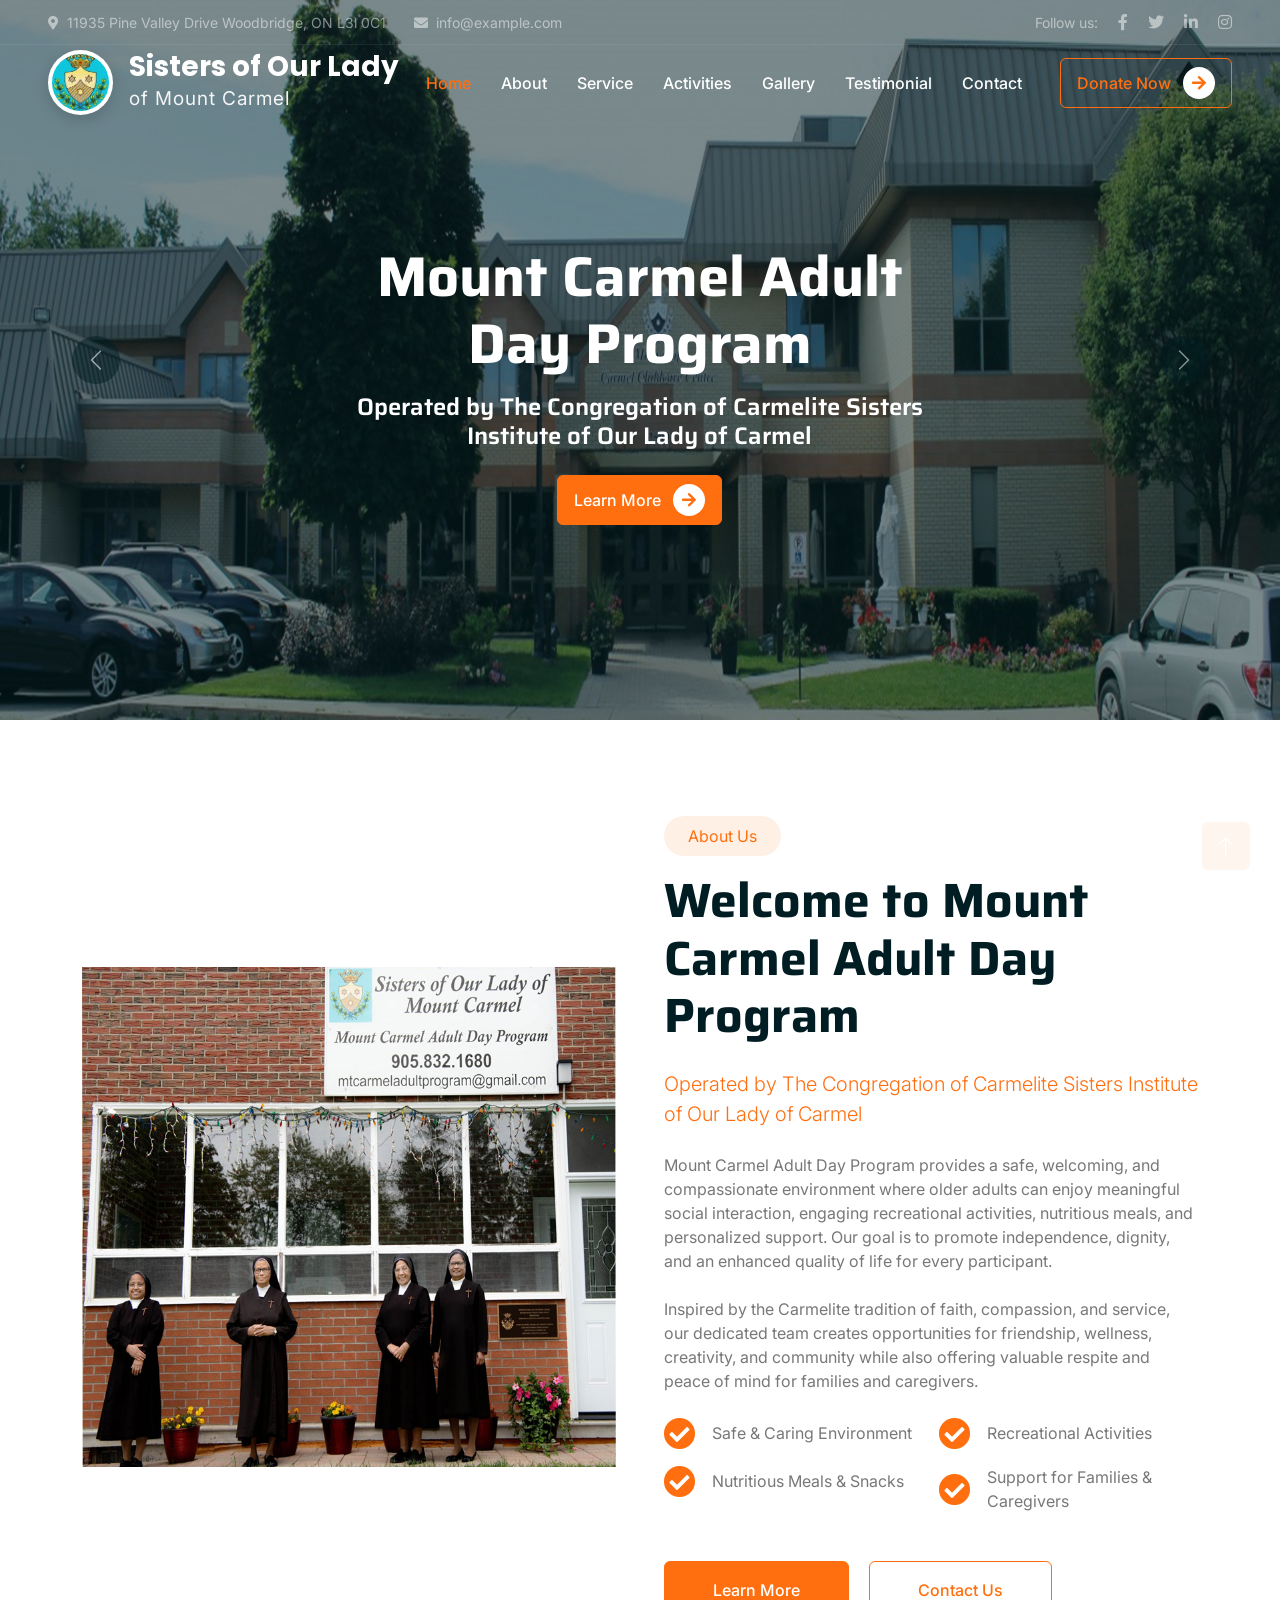
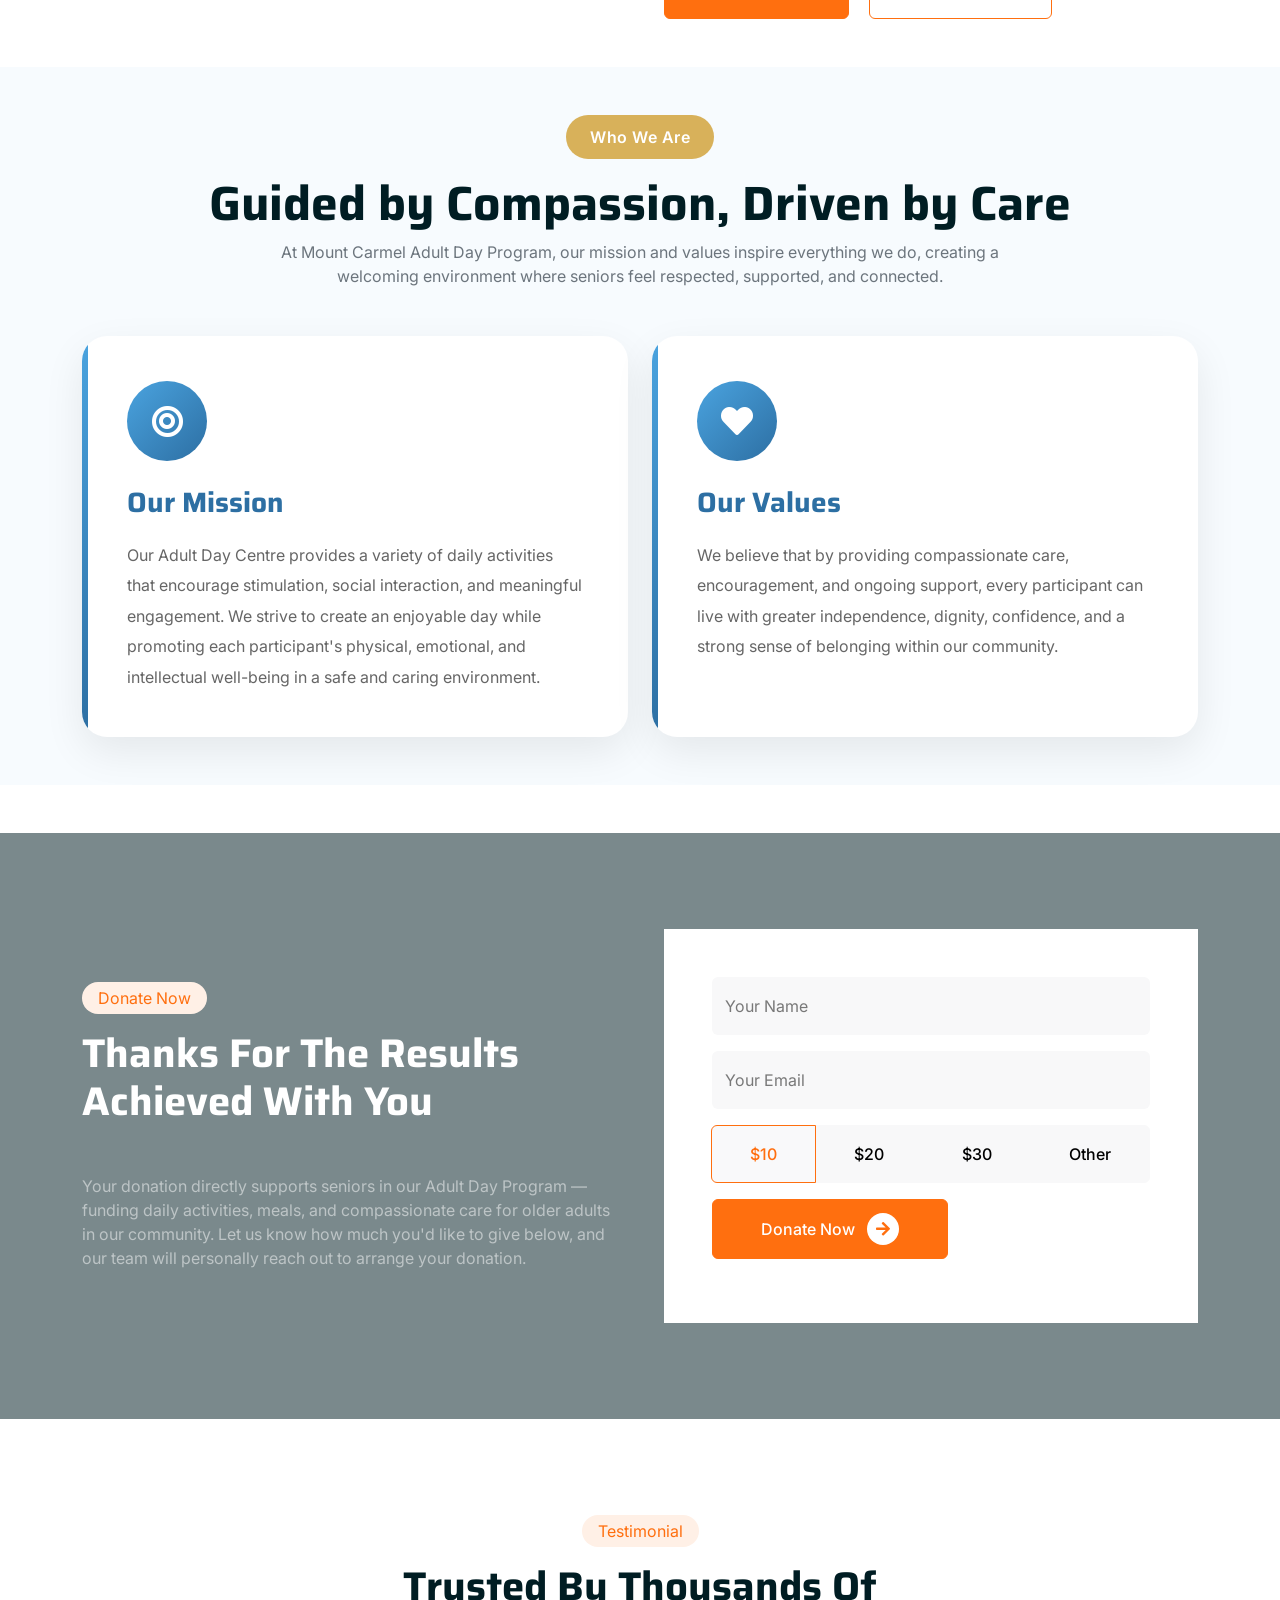
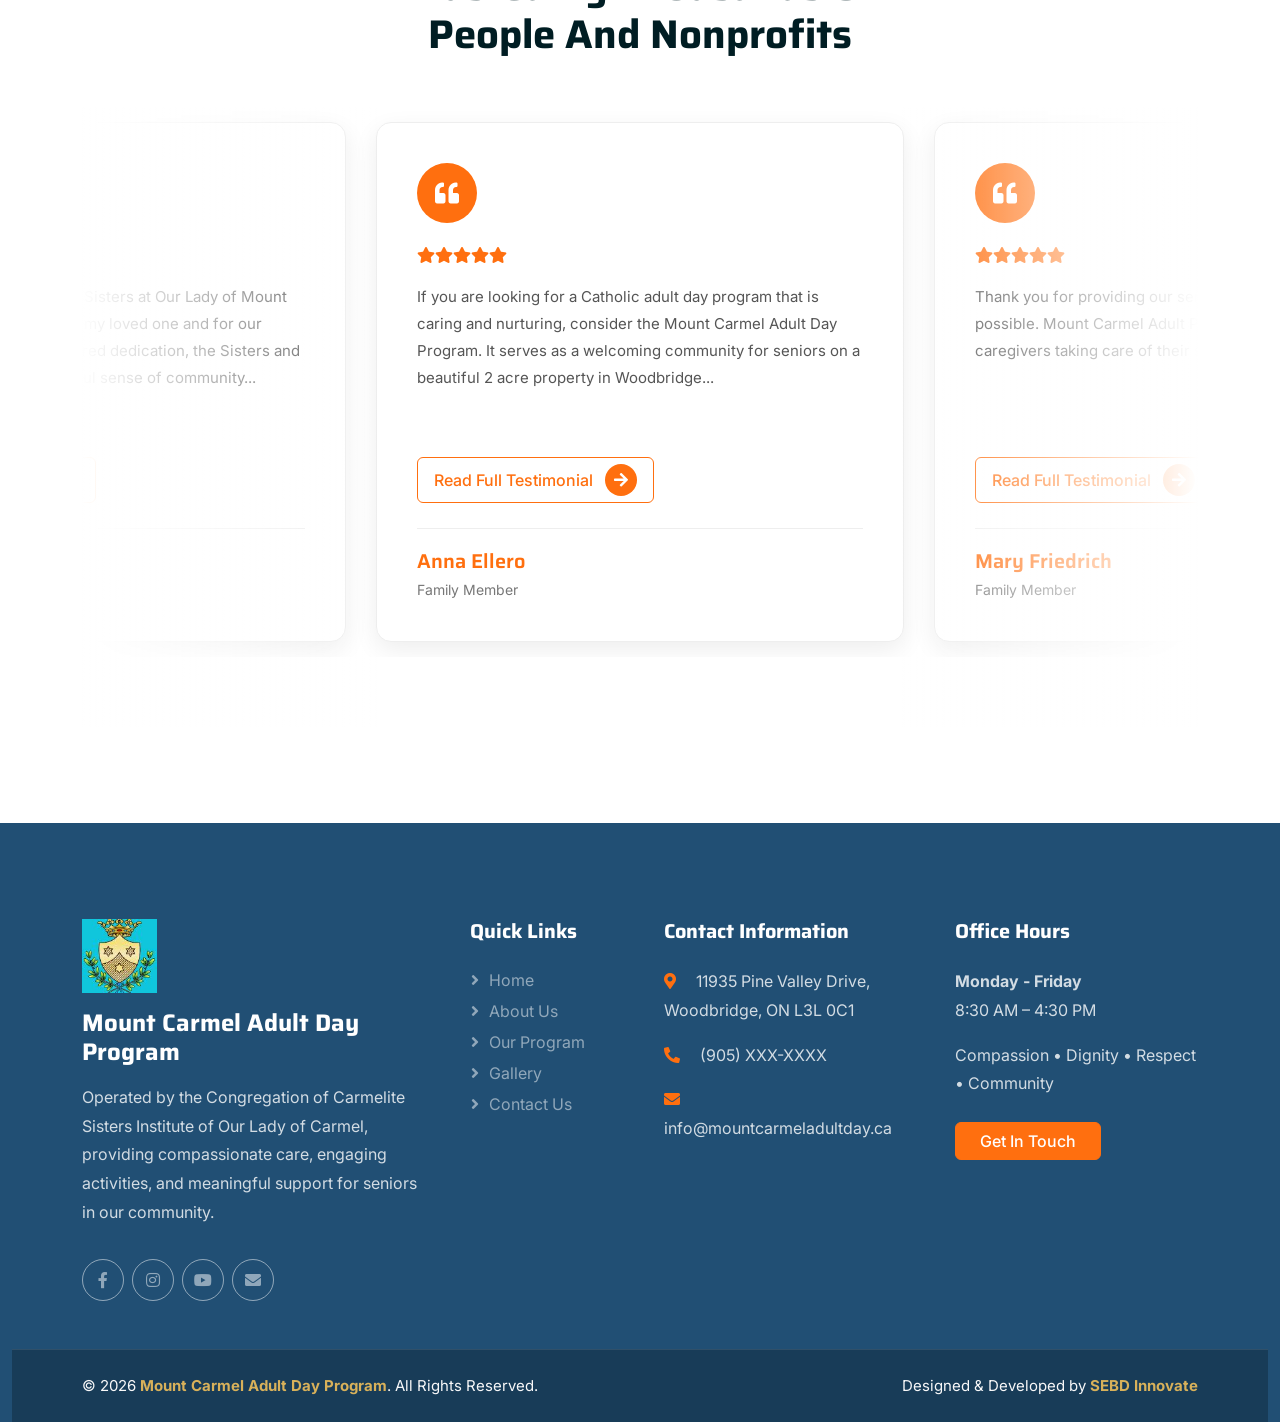
<file: index.html>
<!DOCTYPE html>
<html lang="en">

<head>
    <meta charset="utf-8">
    <title>Mount Carmel Adult Day Program</title>
    <meta content="width=device-width, initial-scale=1.0" name="viewport">
    <meta content="" name="keywords">
    <meta content="" name="description">

    <!-- Favicon -->
    <link href="img/favicon.ico" rel="icon">

    <!-- Google Web Fonts -->
    <link rel="preconnect" href="https://fonts.googleapis.com">
    <link rel="preconnect" href="https://fonts.gstatic.com" crossorigin>
    <link
        href="https://fonts.googleapis.com/css2?family=Inter:wght@400;500;600&family=Saira:wght@500;600;700&display=swap"
        rel="stylesheet">

    <!-- Icon Font Stylesheet -->
    <link href="https://cdnjs.cloudflare.com/ajax/libs/font-awesome/5.10.0/css/all.min.css" rel="stylesheet">
    <link href="https://cdn.jsdelivr.net/npm/bootstrap-icons@1.4.1/font/bootstrap-icons.css" rel="stylesheet">

    <!-- Libraries Stylesheet -->
    <link href="lib/animate/animate.min.css" rel="stylesheet">
    <link href="lib/owlcarousel/assets/owl.carousel.min.css" rel="stylesheet">

    <!-- Customized Bootstrap Stylesheet -->
    <link href="css/bootstrap.min.css" rel="stylesheet">

    <!-- Template Stylesheet -->
    <link href="css/style.css" rel="stylesheet">
</head>

<body>
    <!-- Spinner Start -->
    <div id="spinner"
        class="show bg-white position-fixed translate-middle w-100 vh-100 top-50 start-50 d-flex align-items-center justify-content-center">
        <div class="spinner-grow text-primary" role="status"></div>
    </div>
    <!-- Spinner End -->
    <link
        href="https://fonts.googleapis.com/css2?family=Poppins:wght@400;500;600;700&family=Open+Sans:wght@400;500;600&display=swap"
        rel="stylesheet">


    <!-- Navbar Start -->
    <div class="container-fluid fixed-top px-0 wow fadeIn" data-wow-delay="0.1s">
        <div class="top-bar text-white-50 row gx-0 align-items-center d-none d-lg-flex">
            <div class="col-lg-6 px-5 text-start">
                <small><i class="fa fa-map-marker-alt me-2"></i>11935 Pine Valley Drive
                    Woodbridge, ON
                    L3l 0C1</small>
                <small class="ms-4"><i class="fa fa-envelope me-2"></i>info@example.com</small>
            </div>
            <div class="col-lg-6 px-5 text-end">
                <small>Follow us:</small>
                <a class="text-white-50 ms-3" href=""><i class="fab fa-facebook-f"></i></a>
                <a class="text-white-50 ms-3" href=""><i class="fab fa-twitter"></i></a>
                <a class="text-white-50 ms-3" href=""><i class="fab fa-linkedin-in"></i></a>
                <a class="text-white-50 ms-3" href=""><i class="fab fa-instagram"></i></a>
            </div>
        </div>

        <nav class="navbar navbar-expand-lg navbar-dark py-lg-0 px-lg-5 wow fadeIn" data-wow-delay="0.1s">
            <a href="index.html" class="navbar-brand d-flex align-items-center ms-4 ms-lg-0">

                <img src="./img/emblem colour.jpg" alt="Carmel Logo" class="navbar-logo">

                <div class="ms-3">
                    <h5 class="school-name mb-0">
                        Sisters of Our Lady
                    </h5>
                    <small class="school-subtitle">
                        of Mount Carmel
                    </small>
                </div>

            </a>
            <button type="button" class="navbar-toggler me-4" data-bs-toggle="collapse"
                data-bs-target="#navbarCollapse">
                <span class="navbar-toggler-icon"></span>
            </button>
            <div class="collapse navbar-collapse" id="navbarCollapse">
                <div class="navbar-nav ms-auto p-4 p-lg-0">
                    <a href="index.html" class="nav-item nav-link active">Home</a>
                    <a href="about.html" class="nav-item nav-link">About</a>
                    <a href="service.html" class="nav-item nav-link">Service</a>
                    <a href="causes.html" class="nav-item nav-link">Activities</a>
                    <a href="gallery.html" class="nav-item nav-link">Gallery</a>
                    <a href="testimonial.html" class="nav-item nav-link">Testimonial</a>
                    <div class="nav-item dropdown">
                        <!-- <a href="#" class="nav-link dropdown-toggle" data-bs-toggle="dropdown">Pages</a> -->
                        <div class="dropdown-menu m-0">
                            <a href="causes.html" class="dropdown-item">Activities</a>
                            <a href="donate.html" class="dropdown-item">Donate</a>
                            <!-- <a href="team.html" class="dropdown-item">Our Team</a> -->
                            <a href="testimonial.html" class="dropdown-item">Testimonial</a>
                            <!-- <a href="404.html" class="dropdown-item">404 Page</a> -->
                        </div>
                    </div>
                    <a href="contact.html" class="nav-item nav-link">Contact</a>
                </div>
                <div class="d-none d-lg-flex ms-2">
                    <a class="btn btn-outline-primary py-2 px-3" href="donate.html">
                        Donate Now
                        <div class="d-inline-flex btn-sm-square bg-white text-primary rounded-circle ms-2">
                            <i class="fa fa-arrow-right"></i>
                        </div>
                    </a>
                </div>
            </div>
        </nav>
    </div>
    <!-- Navbar End -->


    <!-- Carousel Start -->
    <div class="container-fluid p-0 mb-5">
        <div id="header-carousel" class="carousel slide" data-bs-ride="carousel">
            <div class="carousel-inner">
                <div class="carousel-item active">
                    <img class="w-100" src="img/daycare1.png" alt="Image">
                    <div class="carousel-caption">
                        <div class="container">
                            <div class="row justify-content-center">
                                <div class="col-lg-7 pt-5">
                                    <h1 class="display-4 text-white mb-3 animated slideInDown">
                                        Mount Carmel Adult Day Program
                                    </h1>

                                    <h4 class="text-white mb-4 animated slideInDown">
                                        Operated by The Congregation of Carmelite Sisters Institute of Our Lady of
                                        Carmel
                                    </h4>

                                    <a class="btn btn-primary py-2 px-3 animated slideInDown" href="about.html">
                                        Learn More
                                        <div
                                            class="d-inline-flex btn-sm-square bg-white text-primary rounded-circle ms-2">
                                            <i class="fa fa-arrow-right"></i>
                                        </div>
                                    </a>
                                </div>
                            </div>
                        </div>
                    </div>
                </div>
                <div class="carousel-item">
                    <img class="w-100" src="img/conv3.jpg" alt="Image">
                    <div class="carousel-caption">
                        <div class="container">
                            <div class="row justify-content-center">
                                <div class="col-lg-7 pt-5">
                                    <h1 class="display-4 text-white mb-3 animated slideInDown">
                                        Compassionate Care, Meaningful Living
                                    </h1>

                                    <h4 class="text-white mb-4 animated slideInDown">
                                        Providing a safe, engaging, and welcoming environment where older adults enjoy
                                        social activities, wellness programs, and personalized support.
                                    </h4>

                                    <a class="btn btn-primary py-2 px-3 animated slideInDown" href="service.html">
                                        Explore Our Programs
                                        <div
                                            class="d-inline-flex btn-sm-square bg-white text-primary rounded-circle ms-2">
                                            <i class="fa fa-arrow-right"></i>
                                        </div>
                                    </a>
                                </div>
                            </div>
                        </div>
                    </div>
                </div>
            </div>
            <button class="carousel-control-prev" type="button" data-bs-target="#header-carousel" data-bs-slide="prev">
                <span class="carousel-control-prev-icon" aria-hidden="true"></span>
                <span class="visually-hidden">Previous</span>
            </button>
            <button class="carousel-control-next" type="button" data-bs-target="#header-carousel" data-bs-slide="next">
                <span class="carousel-control-next-icon" aria-hidden="true"></span>
                <span class="visually-hidden">Next</span>
            </button>
        </div>
    </div>
    <!-- Carousel End -->


    <!-- About Start -->
    <div class="container-xxl py-5">
        <div class="container">
            <div class="row g-5 align-items-center">

                <!-- Images -->
                <div class="col-lg-6 wow fadeInUp" data-wow-delay="0.1s">
                    <div class="position-relative overflow-hidden rounded-4" style="min-height:500px;">

                        <img class="position-absolute w-100 h-100 rounded-4" src="img/con1.png"
                            alt="Adult Day Program" style="object-fit:cover;">

                        <!-- <img class="position-absolute top-0 end-0 bg-white p-2 rounded-4 shadow" src="img/about-2.jpg"
                            alt="Participants" style="width:230px;height:230px;object-fit:cover;"> -->

                    </div>
                </div>

                <!-- Content -->
                <div class="col-lg-6 wow fadeInUp" data-wow-delay="0.3s">

                    <div class="d-inline-block rounded-pill bg-secondary text-primary py-2 px-4 mb-3">
                        About Us
                    </div>

                    <h1 class="display-5 mb-4">
                        Welcome to Mount Carmel Adult Day Program
                    </h1>

                    <p class="lead text-primary fw-semibold mb-4">
                        Operated by The Congregation of Carmelite Sisters Institute of Our Lady of Carmel
                    </p>

                    <p class="mb-4">
                        Mount Carmel Adult Day Program provides a safe, welcoming, and compassionate
                        environment where older adults can enjoy meaningful social interaction,
                        engaging recreational activities, nutritious meals, and personalized support.
                        Our goal is to promote independence, dignity, and an enhanced quality of life
                        for every participant.
                    </p>

                    <p class="mb-4">
                        Inspired by the Carmelite tradition of faith, compassion, and service,
                        our dedicated team creates opportunities for friendship, wellness,
                        creativity, and community while also offering valuable respite and peace
                        of mind for families and caregivers.
                    </p>

                    <div class="row g-3 mb-5">

                        <div class="col-sm-6">
                            <div class="d-flex align-items-center">
                                <i class="fa fa-check-circle text-primary fa-2x me-3"></i>
                                <span>Safe & Caring Environment</span>
                            </div>
                        </div>

                        <div class="col-sm-6">
                            <div class="d-flex align-items-center">
                                <i class="fa fa-check-circle text-primary fa-2x me-3"></i>
                                <span>Recreational Activities</span>
                            </div>
                        </div>

                        <div class="col-sm-6">
                            <div class="d-flex align-items-center">
                                <i class="fa fa-check-circle text-primary fa-2x me-3"></i>
                                <span>Nutritious Meals & Snacks</span>
                            </div>
                        </div>

                        <div class="col-sm-6">
                            <div class="d-flex align-items-center">
                                <i class="fa fa-check-circle text-primary fa-2x me-3"></i>
                                <span>Support for Families & Caregivers</span>
                            </div>
                        </div>

                    </div>

                    <a class="btn btn-primary py-3 px-5 me-3" href="about.html">
                        Learn More
                    </a>

                    <a class="btn btn-outline-primary py-3 px-5" href="contact.html">
                        Contact Us
                    </a>

                </div>

            </div>
        </div>
    </div>
    <!-- About End -->
    <!-- Mission & Values Start -->
    <section class="mission-section py-5">
        <div class="container">

            <div class="text-center mb-5 wow fadeInUp" data-wow-delay="0.1s">

                <span class="section-badge">
                    Who We Are
                </span>

                <h2 class="display-5 fw-bold mt-3">
                    Guided by Compassion, Driven by Care
                </h2>

                <p class="text-muted mx-auto" style="max-width:750px;">
                    At Mount Carmel Adult Day Program, our mission and values inspire everything we do,
                    creating a welcoming environment where seniors feel respected, supported, and connected.
                </p>

            </div>

            <div class="row g-4">

                <!-- Mission -->

                <div class="col-lg-6">

                    <div class="mission-card">

                        <div class="icon-circle">

                            <i class="fas fa-bullseye"></i>

                        </div>

                        <h3>
                            Our Mission
                        </h3>

                        <p>
                            Our Adult Day Centre provides a variety of daily activities that
                            encourage stimulation, social interaction, and meaningful engagement.
                            We strive to create an enjoyable day while promoting each participant's
                            physical, emotional, and intellectual well-being in a safe and caring
                            environment.
                        </p>

                    </div>

                </div>

                <!-- Values -->

                <div class="col-lg-6">

                    <div class="mission-card">

                        <div class="icon-circle">

                            <i class="fas fa-heart"></i>

                        </div>

                        <h3>
                            Our Values
                        </h3>

                        <p>
                            We believe that by providing compassionate care, encouragement,
                            and ongoing support, every participant can live with greater
                            independence, dignity, confidence, and a strong sense of belonging
                            within our community.
                        </p>

                    </div>

                </div>

            </div>

        </div>
    </section>
    <!-- Mission & Values End -->
    <!-- Causes Start -->
    <!-- Features Start -->

    <!-- Features End -->
    <!-- Causes End -->


    <!-- Service Start -->
    <!-- <div class="container-xxl py-5">
        <div class="container">
            <div class="text-center mx-auto mb-5 wow fadeInUp" data-wow-delay="0.1s" style="max-width: 500px;">
                <div class="d-inline-block rounded-pill bg-secondary text-primary py-1 px-3 mb-3">What We Do</div>
                <h1 class="display-6 mb-5">Learn More What We Do And Get Involved</h1>
            </div>
            <div class="row g-4 justify-content-center">
                <div class="col-lg-4 col-md-6 wow fadeInUp" data-wow-delay="0.1s">
                    <div class="service-item bg-white text-center h-100 p-4 p-xl-5">
                        <img class="img-fluid mb-4" src="img/icon-1.png" alt="">
                        <h4 class="mb-3">Child Education</h4>
                        <p class="mb-4">Tempor ut dolore lorem kasd vero ipsum sit eirmod sit. Ipsum diam justo sed vero dolor duo.</p>
                        <a class="btn btn-outline-primary px-3" href="">
                            Learn More
                            <div class="d-inline-flex btn-sm-square bg-primary text-white rounded-circle ms-2">
                                <i class="fa fa-arrow-right"></i>
                            </div>
                        </a>
                    </div>
                </div>
                <div class="col-lg-4 col-md-6 wow fadeInUp" data-wow-delay="0.3s">
                    <div class="service-item bg-white text-center h-100 p-4 p-xl-5">
                        <img class="img-fluid mb-4" src="img/icon-2.png" alt="">
                        <h4 class="mb-3">Medical Treatment</h4>
                        <p class="mb-4">Tempor ut dolore lorem kasd vero ipsum sit eirmod sit. Ipsum diam justo sed vero dolor duo.</p>
                        <a class="btn btn-outline-primary px-3" href="">
                            Learn More
                            <div class="d-inline-flex btn-sm-square bg-primary text-white rounded-circle ms-2">
                                <i class="fa fa-arrow-right"></i>
                            </div>
                        </a>
                    </div>
                </div>
                <div class="col-lg-4 col-md-6 wow fadeInUp" data-wow-delay="0.5s">
                    <div class="service-item bg-white text-center h-100 p-4 p-xl-5">
                        <img class="img-fluid mb-4" src="img/icon-3.png" alt="">
                        <h4 class="mb-3">Pure Drinking Water</h4>
                        <p class="mb-4">Tempor ut dolore lorem kasd vero ipsum sit eirmod sit. Ipsum diam justo sed vero dolor duo.</p>
                        <a class="btn btn-outline-primary px-3" href="">
                            Learn More
                            <div class="d-inline-flex btn-sm-square bg-primary text-white rounded-circle ms-2">
                                <i class="fa fa-arrow-right"></i>
                            </div>
                        </a>
                    </div>
                </div>
            </div>
        </div>
    </div> -->
    <!-- Service End -->


    <!-- Donate Start -->
    <div class="container-fluid donate my-5 py-5" data-parallax="scroll" data-image-src="img/conv2.jpg">
        <div class="container py-5">
            <div class="row g-5 align-items-center">
                <div class="col-lg-6 wow fadeIn" data-wow-delay="0.1s">
                    <div class="d-inline-block rounded-pill bg-secondary text-primary py-1 px-3 mb-3">Donate Now</div>
                    <h1 class="display-6 text-white mb-5">Thanks For The Results Achieved With You</h1>
                    <p class="text-white-50 mb-0">Your donation directly supports seniors in our Adult Day Program —
                        funding daily activities, meals, and compassionate care for older adults in our community.
                        Let us know how much you'd like to give below, and our team will personally reach out to
                        arrange your donation.</p>
                </div>
                <div class="col-lg-6 wow fadeIn" data-wow-delay="0.5s">
                    <div class="h-100 bg-white p-5">
                        <form id="homeDonateForm" action="https://formspree.io/f/mdenrzqy" method="POST">
                            <input type="hidden" name="form_type" value="Homepage Donation Interest">
                            <div class="row g-3">
                                <div class="col-12">
                                    <div class="form-floating">
                                        <input type="text" class="form-control bg-light border-0" id="homeName"
                                            name="name" placeholder="Your Name" required>
                                        <label for="homeName">Your Name</label>
                                    </div>
                                </div>
                                <div class="col-12">
                                    <div class="form-floating">
                                        <input type="email" class="form-control bg-light border-0" id="homeEmail"
                                            name="email" placeholder="Your Email" required>
                                        <label for="homeEmail">Your Email</label>
                                    </div>
                                </div>
                                <div class="col-12">
                                    <div class="btn-group d-flex justify-content-around">
                                        <input type="radio" class="btn-check" name="homeAmountOption"
                                            id="homeBtnradio1" value="$10" checked>
                                        <label class="btn btn-light py-3" for="homeBtnradio1">$10</label>

                                        <input type="radio" class="btn-check" name="homeAmountOption"
                                            id="homeBtnradio2" value="$20">
                                        <label class="btn btn-light py-3" for="homeBtnradio2">$20</label>

                                        <input type="radio" class="btn-check" name="homeAmountOption"
                                            id="homeBtnradio3" value="$30">
                                        <label class="btn btn-light py-3" for="homeBtnradio3">$30</label>

                                        <input type="radio" class="btn-check" name="homeAmountOption"
                                            id="homeBtnradioOther" value="other">
                                        <label class="btn btn-light py-3" for="homeBtnradioOther">Other</label>
                                    </div>
                                </div>
                                <div class="col-12" id="homeOtherAmountWrap" style="display:none;">
                                    <div class="form-floating">
                                        <input type="number" min="1" step="1"
                                            class="form-control bg-light border-0" id="homeOtherAmount"
                                            placeholder="Enter amount">
                                        <label for="homeOtherAmount">Enter Amount ($)</label>
                                    </div>
                                </div>

                                <input type="hidden" name="donation_amount" id="homeDonationAmountField" value="$10">

                                <div class="col-12">
                                    <button type="submit" class="btn btn-primary px-5" style="height: 60px;"
                                        id="homeDonateSubmitBtn">
                                        <span id="homeDonateSubmitText">Donate Now</span>
                                        <div
                                            class="d-inline-flex btn-sm-square bg-white text-primary rounded-circle ms-2">
                                            <i class="fa fa-arrow-right"></i>
                                        </div>
                                    </button>
                                </div>
                                <div class="col-12">
                                    <div id="homeDonateFormStatus" class="mt-2" style="display:none;"></div>
                                </div>
                            </div>
                        </form>
                    </div>
                </div>
            </div>
        </div>
    </div>
    <!-- Donate End -->


    <!-- Team Start -->
    <!-- <div class="container-xxl py-5">
        <div class="container">
            <div class="text-center mx-auto mb-5 wow fadeInUp" data-wow-delay="0.1s" style="max-width: 500px;">
                <div class="d-inline-block rounded-pill bg-secondary text-primary py-1 px-3 mb-3">Team Members</div>
                <h1 class="display-6 mb-5">Let's Meet With Our Ordinary Soldiers</h1>
            </div>
            <div class="row g-4">
                <div class="col-lg-3 col-md-6 wow fadeInUp" data-wow-delay="0.1s">
                    <div class="team-item position-relative rounded overflow-hidden">
                        <div class="overflow-hidden">
                            <img class="img-fluid" src="img/team-1.jpg" alt="">
                        </div>
                        <div class="team-text bg-light text-center p-4">
                            <h5>Full Name</h5>
                            <p class="text-primary">Designation</p>
                            <div class="team-social text-center">
                                <a class="btn btn-square" href=""><i class="fab fa-facebook-f"></i></a>
                                <a class="btn btn-square" href=""><i class="fab fa-twitter"></i></a>
                                <a class="btn btn-square" href=""><i class="fab fa-instagram"></i></a>
                            </div>
                        </div>
                    </div>
                </div>
                <div class="col-lg-3 col-md-6 wow fadeInUp" data-wow-delay="0.3s">
                    <div class="team-item position-relative rounded overflow-hidden">
                        <div class="overflow-hidden">
                            <img class="img-fluid" src="img/team-2.jpg" alt="">
                        </div>
                        <div class="team-text bg-light text-center p-4">
                            <h5>Full Name</h5>
                            <p class="text-primary">Designation</p>
                            <div class="team-social text-center">
                                <a class="btn btn-square" href=""><i class="fab fa-facebook-f"></i></a>
                                <a class="btn btn-square" href=""><i class="fab fa-twitter"></i></a>
                                <a class="btn btn-square" href=""><i class="fab fa-instagram"></i></a>
                            </div>
                        </div>
                    </div>
                </div>
                <div class="col-lg-3 col-md-6 wow fadeInUp" data-wow-delay="0.5s">
                    <div class="team-item position-relative rounded overflow-hidden">
                        <div class="overflow-hidden">
                            <img class="img-fluid" src="img/team-3.jpg" alt="">
                        </div>
                        <div class="team-text bg-light text-center p-4">
                            <h5>Full Name</h5>
                            <p class="text-primary">Designation</p>
                            <div class="team-social text-center">
                                <a class="btn btn-square" href=""><i class="fab fa-facebook-f"></i></a>
                                <a class="btn btn-square" href=""><i class="fab fa-twitter"></i></a>
                                <a class="btn btn-square" href=""><i class="fab fa-instagram"></i></a>
                            </div>
                        </div>
                    </div>
                </div>
                <div class="col-lg-3 col-md-6 wow fadeInUp" data-wow-delay="0.7s">
                    <div class="team-item position-relative rounded overflow-hidden">
                        <div class="overflow-hidden">
                            <img class="img-fluid" src="img/team-4.jpg" alt="">
                        </div>
                        <div class="team-text bg-light text-center p-4">
                            <h5>Full Name</h5>
                            <p class="text-primary">Designation</p>
                            <div class="team-social text-center">
                                <a class="btn btn-square" href=""><i class="fab fa-facebook-f"></i></a>
                                <a class="btn btn-square" href=""><i class="fab fa-twitter"></i></a>
                                <a class="btn btn-square" href=""><i class="fab fa-instagram"></i></a>
                            </div>
                        </div>
                    </div>
                </div>
            </div>
        </div>
    </div> -->
    <!-- Team End -->


    <!-- Testimonial Start -->
    <div class="container-xxl py-5">
        <div class="container">
            <div class="text-center mx-auto mb-5 wow fadeInUp" data-wow-delay="0.1s" style="max-width: 500px;">
                <div class="d-inline-block rounded-pill bg-secondary text-primary py-1 px-3 mb-3">Testimonial</div>
                <h1 class="display-6 mb-5">Trusted By Thousands Of People And Nonprofits</h1>
            </div>
            <div class="owl-carousel testimonial-carousel wow fadeInUp" data-wow-delay="0.2s">

                <!-- Anna Ellero -->
                <div class="testimonial-item">
                    <div class="testimonial-card">
                        <div class="testimonial-quote"><i class="fa fa-quote-left"></i></div>
                        <div class="testimonial-stars mb-3">
                            <i class="fa fa-star"></i><i class="fa fa-star"></i><i class="fa fa-star"></i><i class="fa fa-star"></i><i class="fa fa-star"></i>
                        </div>
                        <p>
                            If you are looking for a Catholic adult day program that is caring and
                            nurturing, consider the Mount Carmel Adult Day Program. It serves as a
                            welcoming community for seniors on a beautiful 2 acre property in
                            Woodbridge...
                        </p>
                        <a href="testimonial.html#anna-ellero" class="btn btn-outline-primary px-3">
                            Read Full Testimonial
                            <span class="d-inline-flex btn-sm-square bg-primary text-white rounded-circle ms-2">
                                <i class="fa fa-arrow-right"></i>
                            </span>
                        </a>
                        <div class="testimonial-author">
                            <div>
                                <h5>Anna Ellero</h5>
                                <span>Family Member</span>
                            </div>
                        </div>
                    </div>
                </div>

                <!-- Mary Friedrich -->
                <div class="testimonial-item">
                    <div class="testimonial-card">
                        <div class="testimonial-quote"><i class="fa fa-quote-left"></i></div>
                        <div class="testimonial-stars mb-3">
                            <i class="fa fa-star"></i><i class="fa fa-star"></i><i class="fa fa-star"></i><i class="fa fa-star"></i><i class="fa fa-star"></i>
                        </div>
                        <p>
                            Thank you for providing our seniors with the best care possible. Mount
                            Carmel Adult Program is such a life saver to caregivers taking care of
                            their senior parent(s)...
                        </p>
                        <a href="testimonial.html#mary-friedrich" class="btn btn-outline-primary px-3">
                            Read Full Testimonial
                            <span class="d-inline-flex btn-sm-square bg-primary text-white rounded-circle ms-2">
                                <i class="fa fa-arrow-right"></i>
                            </span>
                        </a>
                        <div class="testimonial-author">
                            <div>
                                <h5>Mary Friedrich</h5>
                                <span>Family Member</span>
                            </div>
                        </div>
                    </div>
                </div>

                <!-- Piera Graci -->
                <div class="testimonial-item">
                    <div class="testimonial-card">
                        <div class="testimonial-quote"><i class="fa fa-quote-left"></i></div>
                        <div class="testimonial-stars mb-3">
                            <i class="fa fa-star"></i><i class="fa fa-star"></i><i class="fa fa-star"></i><i class="fa fa-star"></i><i class="fa fa-star"></i>
                        </div>
                        <p>
                            From the bottom of my heart, I want to thank the Sisters of Mount Carmel
                            Day Program for the extraordinary love, compassion, and dignity they gave
                            my beloved mom during the three years she attended your program...
                        </p>
                        <a href="testimonial.html#piera-graci" class="btn btn-outline-primary px-3">
                            Read Full Testimonial
                            <span class="d-inline-flex btn-sm-square bg-primary text-white rounded-circle ms-2">
                                <i class="fa fa-arrow-right"></i>
                            </span>
                        </a>
                        <div class="testimonial-author">
                            <div>
                                <h5>Piera Graci</h5>
                                <span>Family Member</span>
                            </div>
                        </div>
                    </div>
                </div>

                <!-- Grace Antognoni -->
                <div class="testimonial-item">
                    <div class="testimonial-card">
                        <div class="testimonial-quote"><i class="fa fa-quote-left"></i></div>
                        <div class="testimonial-stars mb-3">
                            <i class="fa fa-star"></i><i class="fa fa-star"></i><i class="fa fa-star"></i><i class="fa fa-star"></i><i class="fa fa-star"></i>
                        </div>
                        <p>
                            It is hard to express how grateful I am for the love and care my mother
                            received at the Carmelite Sisters' Adult Day Program. Before she passed
                            away, she attended two or three days each week, and those days brought
                            her so much joy...
                        </p>
                        <a href="testimonial.html#grace-antognoni" class="btn btn-outline-primary px-3">
                            Read Full Testimonial
                            <span class="d-inline-flex btn-sm-square bg-primary text-white rounded-circle ms-2">
                                <i class="fa fa-arrow-right"></i>
                            </span>
                        </a>
                        <div class="testimonial-author">
                            <div>
                                <h5>Grace Antognoni</h5>
                                <span>Family Member</span>
                            </div>
                        </div>
                    </div>
                </div>

                <!-- Vickey Fusco -->
                <div class="testimonial-item">
                    <div class="testimonial-card">
                        <div class="testimonial-quote"><i class="fa fa-quote-left"></i></div>
                        <div class="testimonial-stars mb-3">
                            <i class="fa fa-star"></i><i class="fa fa-star"></i><i class="fa fa-star"></i><i class="fa fa-star"></i><i class="fa fa-star"></i>
                        </div>
                        <p>
                            I highly recommend the Adult Day program at Our Lady of Mount Carmel.
                            Since joining, my mother has been truly engaged and socializing,
                            enjoying everything from daily mass, to the delicious lunches
                            provided...
                        </p>
                        <a href="testimonial.html#vickey-fusco" class="btn btn-outline-primary px-3">
                            Read Full Testimonial
                            <span class="d-inline-flex btn-sm-square bg-primary text-white rounded-circle ms-2">
                                <i class="fa fa-arrow-right"></i>
                            </span>
                        </a>
                        <div class="testimonial-author">
                            <div>
                                <h5>Vickey Fusco</h5>
                                <span>Family Member</span>
                            </div>
                        </div>
                    </div>
                </div>

                <!-- Gina Gigliozzi -->
                <div class="testimonial-item">
                    <div class="testimonial-card">
                        <div class="testimonial-quote"><i class="fa fa-quote-left"></i></div>
                        <div class="testimonial-stars mb-3">
                            <i class="fa fa-star"></i><i class="fa fa-star"></i><i class="fa fa-star"></i><i class="fa fa-star"></i><i class="fa fa-star"></i>
                        </div>
                        <p>
                            Our family will always be grateful for the love and care my mom received
                            at the Our Sisters of Mount Carmel Adult Day Program. Living with
                            dementia can be challenging, but for three years this program gave her a
                            safe, welcoming, and engaging place...
                        </p>
                        <a href="testimonial.html#gina-gigliozzi" class="btn btn-outline-primary px-3">
                            Read Full Testimonial
                            <span class="d-inline-flex btn-sm-square bg-primary text-white rounded-circle ms-2">
                                <i class="fa fa-arrow-right"></i>
                            </span>
                        </a>
                        <div class="testimonial-author">
                            <div>
                                <h5>Gina Gigliozzi</h5>
                                <span>Family Member</span>
                            </div>
                        </div>
                    </div>
                </div>

                <!-- Jordan Cacciotti -->
                <div class="testimonial-item">
                    <div class="testimonial-card">
                        <div class="testimonial-quote"><i class="fa fa-quote-left"></i></div>
                        <div class="testimonial-stars mb-3">
                            <i class="fa fa-star"></i><i class="fa fa-star"></i><i class="fa fa-star"></i><i class="fa fa-star"></i><i class="fa fa-star"></i>
                        </div>
                        <p>
                            My mum has attended this day program for years and everyone there has
                            truly become her family. It is such an important part of her routine and
                            her identity...
                        </p>
                        <a href="testimonial.html#jordan-cacciotti" class="btn btn-outline-primary px-3">
                            Read Full Testimonial
                            <span class="d-inline-flex btn-sm-square bg-primary text-white rounded-circle ms-2">
                                <i class="fa fa-arrow-right"></i>
                            </span>
                        </a>
                        <div class="testimonial-author">
                            <div>
                                <h5>Jordan Cacciotti</h5>
                                <span>Family Member</span>
                            </div>
                        </div>
                    </div>
                </div>

                <!-- Valerie -->
                <div class="testimonial-item">
                    <div class="testimonial-card">
                        <div class="testimonial-quote"><i class="fa fa-quote-left"></i></div>
                        <div class="testimonial-stars mb-3">
                            <i class="fa fa-star"></i><i class="fa fa-star"></i><i class="fa fa-star"></i><i class="fa fa-star"></i><i class="fa fa-star"></i>
                        </div>
                        <p>
                            Finding care for a parent with dementia is a journey of deep love, but
                            it can also be exhausting. During the challenging times of COVID-19, the
                            seniors daycare program run by the Sisters of Mount Carmel became our
                            sanctuary...
                        </p>
                        <a href="testimonial.html#valerie" class="btn btn-outline-primary px-3">
                            Read Full Testimonial
                            <span class="d-inline-flex btn-sm-square bg-primary text-white rounded-circle ms-2">
                                <i class="fa fa-arrow-right"></i>
                            </span>
                        </a>
                        <div class="testimonial-author">
                            <div>
                                <h5>Valerie</h5>
                                <span>Family Member</span>
                            </div>
                        </div>
                    </div>
                </div>

                <!-- Pizzuto Family -->
                <div class="testimonial-item">
                    <div class="testimonial-card">
                        <div class="testimonial-quote"><i class="fa fa-quote-left"></i></div>
                        <div class="testimonial-stars mb-3">
                            <i class="fa fa-star"></i><i class="fa fa-star"></i><i class="fa fa-star"></i><i class="fa fa-star"></i><i class="fa fa-star"></i>
                        </div>
                        <p>
                            Our parents have attended the Mt. Carmel Adult Daycare Program. Sister
                            Annie has developed a highly skilled and motivated team with the
                            greatest of compassion at its' core...
                        </p>
                        <a href="testimonial.html#pizzuto-family" class="btn btn-outline-primary px-3">
                            Read Full Testimonial
                            <span class="d-inline-flex btn-sm-square bg-primary text-white rounded-circle ms-2">
                                <i class="fa fa-arrow-right"></i>
                            </span>
                        </a>
                        <div class="testimonial-author">
                            <div>
                                <h5>The Pizzuto Family</h5>
                                <span>Family Members</span>
                            </div>
                        </div>
                    </div>
                </div>

                <!-- Tina Zannona -->
                <div class="testimonial-item">
                    <div class="testimonial-card">
                        <div class="testimonial-quote"><i class="fa fa-quote-left"></i></div>
                        <div class="testimonial-stars mb-3">
                            <i class="fa fa-star"></i><i class="fa fa-star"></i><i class="fa fa-star"></i><i class="fa fa-star"></i><i class="fa fa-star"></i>
                        </div>
                        <p>
                            The adult day program with the Sisters at Our Lady of Mount Carmel has
                            been a blessing for my loved one and for our entire family. Through
                            their shared dedication, the Sisters and volunteers cultivate a
                            meaningful sense of community...
                        </p>
                        <a href="testimonial.html#tina-zannona" class="btn btn-outline-primary px-3">
                            Read Full Testimonial
                            <span class="d-inline-flex btn-sm-square bg-primary text-white rounded-circle ms-2">
                                <i class="fa fa-arrow-right"></i>
                            </span>
                        </a>
                        <div class="testimonial-author">
                            <div>
                                <h5>Tina Zannona</h5>
                                <span>Family Member</span>
                            </div>
                        </div>
                    </div>
                </div>

            </div>
        </div>
    </div>
    <!-- Testimonial End -->


    <!-- Footer Start -->
    <div class="container-fluid footer text-light mt-5 pt-5 wow fadeIn" data-wow-delay="0.1s">

        <div class="container py-5">

            <div class="row g-5">

                <!-- About -->
                <div class="col-lg-4 col-md-6">

                    <img src="img/emblem colour.jpg" alt="Mount Carmel Logo" width="75" class="mb-3">

                    <h4 class="text-white mb-3">
                        Mount Carmel Adult Day Program
                    </h4>

                    <p>
                        Operated by the Congregation of Carmelite Sisters Institute of
                        Our Lady of Carmel, providing compassionate care, engaging
                        activities, and meaningful support for seniors in our community.
                    </p>

                    <div class="d-flex pt-3">

                        <a class="btn btn-square me-2" href="#">
                            <i class="fab fa-facebook-f"></i>
                        </a>

                        <a class="btn btn-square me-2" href="#">
                            <i class="fab fa-instagram"></i>
                        </a>

                        <a class="btn btn-square me-2" href="#">
                            <i class="fab fa-youtube"></i>
                        </a>

                        <a class="btn btn-square" href="#">
                            <i class="fas fa-envelope"></i>
                        </a>

                    </div>

                </div>

                <!-- Quick Links -->
                <div class="col-lg-2 col-md-6">

                    <h5 class="text-white mb-4">
                        Quick Links
                    </h5>

                    <a class="btn btn-link" href="index.html">Home</a>
                    <a class="btn btn-link" href="about.html">About Us</a>
                    <a class="btn btn-link" href="program.html">Our Program</a>
                    <a class="btn btn-link" href="gallery.html">Gallery</a>
                    <a class="btn btn-link" href="contact.html">Contact Us</a>

                </div>

                <!-- Contact -->
                <div class="col-lg-3 col-md-6">

                    <h5 class="text-white mb-4">
                        Contact Information
                    </h5>

                    <p>
                        <i class="fa fa-map-marker-alt me-3 text-primary"></i>
                        11935 Pine Valley Drive,<br>
                        Woodbridge, ON L3L 0C1
                    </p>

                    <p>
                        <i class="fa fa-phone-alt me-3 text-primary"></i>
                        (905) XXX-XXXX
                    </p>

                    <p>
                        <i class="fa fa-envelope me-3 text-primary"></i>
                        info@mountcarmeladultday.ca
                    </p>

                </div>

                <!-- Office Hours -->
                <div class="col-lg-3 col-md-6">

                    <h5 class="text-white mb-4">
                        Office Hours
                    </h5>

                    <p>
                        <strong>Monday - Friday</strong><br>
                        8:30 AM – 4:30 PM
                    </p>

                    <p>
                        Compassion • Dignity • Respect • Community
                    </p>

                    <a href="contact.html" class="btn btn-primary mt-2 px-4">
                        Get In Touch
                    </a>

                </div>

            </div>

        </div>

        <!-- Copyright -->

        <div class="container-fluid copyright">

            <div class="container">

                <div class="row">

                    <div class="col-md-6 text-center text-md-start">

                        © 2026 <strong>Mount Carmel Adult Day Program</strong>.
                        All Rights Reserved.

                    </div>

                    <div class="col-md-6 text-center text-md-end">

                        Designed & Developed by
                        <strong>SEBD Innovate</strong>

                    </div>

                </div>

            </div>

        </div>

    </div>
    <!-- Footer End -->


    <!-- Back to Top -->
    <a href="#" class="btn btn-lg btn-primary btn-lg-square back-to-top"><i class="bi bi-arrow-up"></i></a>


    <!-- JavaScript Libraries -->
    <script src="https://code.jquery.com/jquery-3.4.1.min.js"></script>
    <script src="https://cdn.jsdelivr.net/npm/bootstrap@5.0.0/dist/js/bootstrap.bundle.min.js"></script>
    <script src="lib/wow/wow.min.js"></script>
    <script src="lib/easing/easing.min.js"></script>
    <script src="lib/waypoints/waypoints.min.js"></script>
    <script src="lib/owlcarousel/owl.carousel.min.js"></script>
    <script src="lib/parallax/parallax.min.js"></script>

    <!-- Template Javascript -->
    <script src="js/main.js"></script>

    <!-- Homepage donate form logic + submission -->
    <script>
        (function () {
            const otherRadio = document.getElementById('homeBtnradioOther');
            const allAmountRadios = document.querySelectorAll('input[name="homeAmountOption"]');
            const otherWrap = document.getElementById('homeOtherAmountWrap');
            const otherInput = document.getElementById('homeOtherAmount');
            const amountField = document.getElementById('homeDonationAmountField');

            function updateAmountField() {
                const checked = document.querySelector('input[name="homeAmountOption"]:checked');
                if (!checked) return;

                if (checked.value === 'other') {
                    otherWrap.style.display = 'block';
                    otherInput.required = true;
                    amountField.value = otherInput.value ? ('$' + otherInput.value) : '';
                } else {
                    otherWrap.style.display = 'none';
                    otherInput.required = false;
                    amountField.value = checked.value;
                }
            }

            allAmountRadios.forEach(r => r.addEventListener('change', updateAmountField));
            otherInput.addEventListener('input', () => {
                if (otherRadio.checked) {
                    amountField.value = otherInput.value ? ('$' + otherInput.value) : '';
                }
            });

            const form = document.getElementById('homeDonateForm');
            const statusBox = document.getElementById('homeDonateFormStatus');
            const submitBtn = document.getElementById('homeDonateSubmitBtn');
            const submitText = document.getElementById('homeDonateSubmitText');

            function showStatus(message, type) {
                statusBox.style.display = 'block';
                statusBox.className = 'mt-2 alert ' + (type === 'success' ? 'alert-success' : 'alert-danger');
                statusBox.textContent = message;
            }

            form.addEventListener('submit', function (e) {
                e.preventDefault();
                updateAmountField();

                if (otherRadio.checked && !otherInput.value) {
                    showStatus('Please enter an amount.', 'error');
                    return;
                }

                submitBtn.disabled = true;
                submitText.textContent = 'Sending...';

                fetch(form.action, {
                    method: 'POST',
                    body: new FormData(form),
                    headers: { 'Accept': 'application/json' }
                })
                    .then((response) => {
                        if (response.ok) {
                            showStatus('Thank you! We\'ve received your donation interest and will contact you shortly to arrange it.', 'success');
                            form.reset();
                            otherWrap.style.display = 'none';
                            amountField.value = '$10';
                        } else {
                            return response.json().then((data) => {
                                const errorMsg = (data && data.errors && data.errors.map(e => e.message).join(', ')) || 'Something went wrong. Please try again.';
                                showStatus(errorMsg, 'error');
                            });
                        }
                    })
                    .catch(() => {
                        showStatus('Network error — please check your connection and try again.', 'error');
                    })
                    .finally(() => {
                        submitBtn.disabled = false;
                        submitText.textContent = 'Donate Now';
                    });
            });
        })();
    </script>
</body>

</html>
</file>
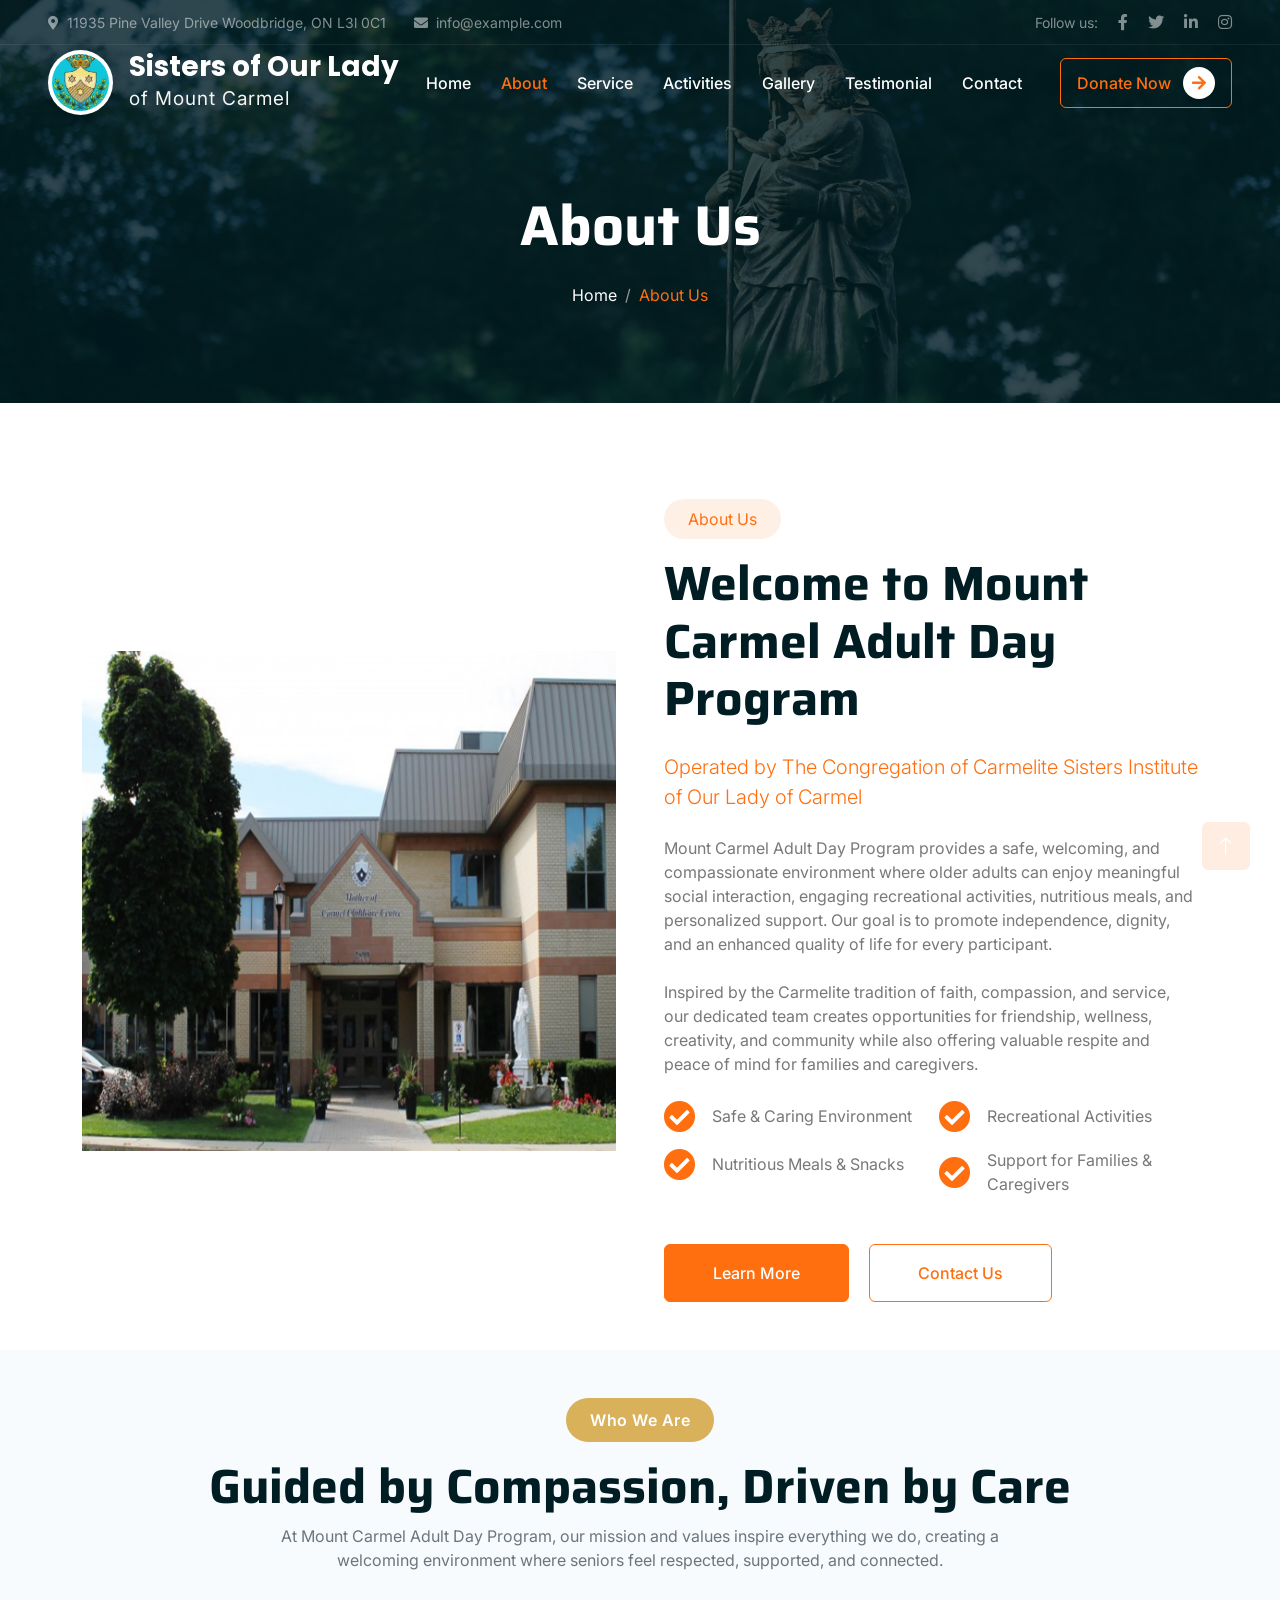
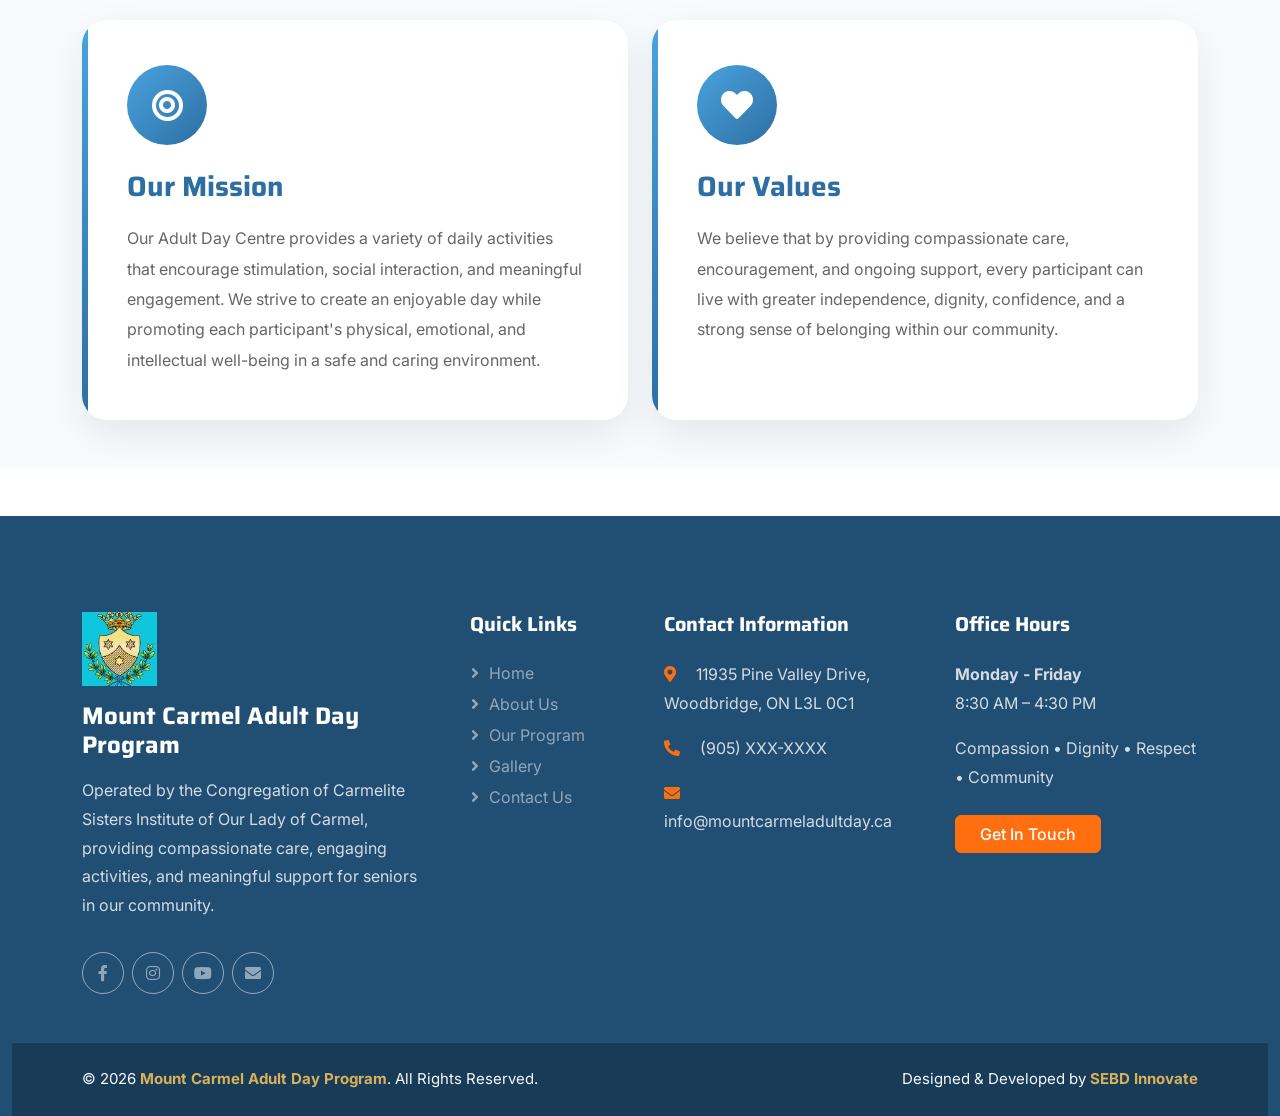
<file: about.html>
<!DOCTYPE html>
<html lang="en">

<head>
    <meta charset="utf-8">
    <title>Mount Carmel Adult Day Program</title>
    <meta content="width=device-width, initial-scale=1.0" name="viewport">
    <meta content="" name="keywords">
    <meta content="" name="description">

    <!-- Favicon -->
    <link href="img/favicon.ico" rel="icon">

    <!-- Google Web Fonts -->
    <link rel="preconnect" href="https://fonts.googleapis.com">
    <link rel="preconnect" href="https://fonts.gstatic.com" crossorigin>
    <link
        href="https://fonts.googleapis.com/css2?family=Inter:wght@400;500;600&family=Saira:wght@500;600;700&display=swap"
        rel="stylesheet">

    <!-- Icon Font Stylesheet -->
    <link href="https://cdnjs.cloudflare.com/ajax/libs/font-awesome/5.10.0/css/all.min.css" rel="stylesheet">
    <link href="https://cdn.jsdelivr.net/npm/bootstrap-icons@1.4.1/font/bootstrap-icons.css" rel="stylesheet">

    <!-- Libraries Stylesheet -->
    <link href="lib/animate/animate.min.css" rel="stylesheet">
    <link href="lib/owlcarousel/assets/owl.carousel.min.css" rel="stylesheet">

    <!-- Customized Bootstrap Stylesheet -->
    <link href="css/bootstrap.min.css" rel="stylesheet">

    <!-- Template Stylesheet -->
    <link href="css/style.css" rel="stylesheet">
</head>

<body>
    <!-- Spinner Start -->
    <div id="spinner"
        class="show bg-white position-fixed translate-middle w-100 vh-100 top-50 start-50 d-flex align-items-center justify-content-center">
        <div class="spinner-grow text-primary" role="status"></div>
    </div>
    <!-- Spinner End -->
    <link
        href="https://fonts.googleapis.com/css2?family=Poppins:wght@400;500;600;700&family=Open+Sans:wght@400;500;600&display=swap"
        rel="stylesheet">


    <!-- Navbar Start -->
    <div class="container-fluid fixed-top px-0 wow fadeIn" data-wow-delay="0.1s">
        <div class="top-bar text-white-50 row gx-0 align-items-center d-none d-lg-flex">
            <div class="col-lg-6 px-5 text-start">
                <small><i class="fa fa-map-marker-alt me-2"></i>11935 Pine Valley Drive
                    Woodbridge, ON
                    L3l 0C1</small>
                <small class="ms-4"><i class="fa fa-envelope me-2"></i>info@example.com</small>
            </div>
            <div class="col-lg-6 px-5 text-end">
                <small>Follow us:</small>
                <a class="text-white-50 ms-3" href=""><i class="fab fa-facebook-f"></i></a>
                <a class="text-white-50 ms-3" href=""><i class="fab fa-twitter"></i></a>
                <a class="text-white-50 ms-3" href=""><i class="fab fa-linkedin-in"></i></a>
                <a class="text-white-50 ms-3" href=""><i class="fab fa-instagram"></i></a>
            </div>
        </div>

        <nav class="navbar navbar-expand-lg navbar-dark py-lg-0 px-lg-5 wow fadeIn" data-wow-delay="0.1s">
            <a href="index.html" class="navbar-brand d-flex align-items-center ms-4 ms-lg-0">

                <img src="./img/emblem colour.jpg" alt="Carmel Logo" class="navbar-logo">

                <div class="ms-3">
                    <h5 class="school-name mb-0">
                        Sisters of Our Lady
                    </h5>
                    <small class="school-subtitle">
                        of Mount Carmel
                    </small>
                </div>

            </a>
             <button type="button" class="navbar-toggler me-4" data-bs-toggle="collapse" data-bs-target="#navbarCollapse">
                <span class="navbar-toggler-icon"></span>
            </button>
            <div class="collapse navbar-collapse" id="navbarCollapse">
                <div class="navbar-nav ms-auto p-4 p-lg-0">
                    <a href="index.html" class="nav-item nav-link">Home</a>
                    <a href="about.html" class="nav-item nav-link active">About</a>
                    <a href="service.html" class="nav-item nav-link">Service</a>
                    <a href="causes.html" class="nav-item nav-link">Activities</a>
                    <a href="404.html" class="nav-item nav-link">Gallery</a>
                    <a href="testimonial.html" class="nav-item nav-link">Testimonial</a>
                    <div class="nav-item dropdown">
                        <!-- <a href="#" class="nav-link dropdown-toggle" data-bs-toggle="dropdown">Pages</a> -->
                        <div class="dropdown-menu m-0">
                            <a href="causes.html" class="dropdown-item">Activities</a>
                            <a href="donate.html" class="dropdown-item">Donate</a>
                            <!-- <a href="team.html" class="dropdown-item">Our Team</a> -->
                            <a href="testimonial.html" class="dropdown-item">Testimonial</a>
                            <!-- <a href="404.html" class="dropdown-item">404 Page</a> -->
                        </div>
                    </div>
                    <a href="contact.html" class="nav-item nav-link">Contact</a>
                </div>
                <div class="d-none d-lg-flex ms-2">
                    <a class="btn btn-outline-primary py-2 px-3" href="donate.html">
                        Donate Now
                        <div class="d-inline-flex btn-sm-square bg-white text-primary rounded-circle ms-2">
                            <i class="fa fa-arrow-right"></i>
                        </div>
                    </a>
                </div>
            </div>
        </nav>
    </div>
    <!-- Navbar End -->


    <!-- Page Header Start -->
    <div class="container-fluid page-header mb-5 wow fadeIn" data-wow-delay="0.1s">
        <div class="container text-center">
            <h1 class="display-4 text-white animated slideInDown mb-4">About Us</h1>
            <nav aria-label="breadcrumb animated slideInDown">
                <ol class="breadcrumb justify-content-center mb-0">
                    <li class="breadcrumb-item"><a class="text-white" href="index.html">Home</a></li>
                    <li class="breadcrumb-item text-primary active" aria-current="page">About Us</li>
                </ol>
            </nav>
        </div>
    </div>
    <!-- Page Header End -->


    <!-- About Start -->
    <div class="container-xxl py-5">
        <div class="container">
            <div class="row g-5 align-items-center">

                <!-- Images -->
                <div class="col-lg-6 wow fadeInUp" data-wow-delay="0.1s">
                    <div class="position-relative overflow-hidden rounded-4" style="min-height:500px;">

                        <img class="position-absolute w-100 h-100 rounded-4" src="img/daycare1.png"
                            alt="Adult Day Program" style="object-fit:cover;">

                        <!-- <img class="position-absolute top-0 end-0 bg-white p-2 rounded-4 shadow" src="img/about-2.jpg"
                            alt="Participants" style="width:230px;height:230px;object-fit:cover;"> -->

                    </div>
                </div>

                <!-- Content -->
                <div class="col-lg-6 wow fadeInUp" data-wow-delay="0.3s">

                    <div class="d-inline-block rounded-pill bg-secondary text-primary py-2 px-4 mb-3">
                        About Us
                    </div>

                    <h1 class="display-5 mb-4">
                        Welcome to Mount Carmel Adult Day Program
                    </h1>

                    <p class="lead text-primary fw-semibold mb-4">
                        Operated by The Congregation of Carmelite Sisters Institute of Our Lady of Carmel
                    </p>

                    <p class="mb-4">
                        Mount Carmel Adult Day Program provides a safe, welcoming, and compassionate
                        environment where older adults can enjoy meaningful social interaction,
                        engaging recreational activities, nutritious meals, and personalized support.
                        Our goal is to promote independence, dignity, and an enhanced quality of life
                        for every participant.
                    </p>

                    <p class="mb-4">
                        Inspired by the Carmelite tradition of faith, compassion, and service,
                        our dedicated team creates opportunities for friendship, wellness,
                        creativity, and community while also offering valuable respite and peace
                        of mind for families and caregivers.
                    </p>

                    <div class="row g-3 mb-5">

                        <div class="col-sm-6">
                            <div class="d-flex align-items-center">
                                <i class="fa fa-check-circle text-primary fa-2x me-3"></i>
                                <span>Safe & Caring Environment</span>
                            </div>
                        </div>

                        <div class="col-sm-6">
                            <div class="d-flex align-items-center">
                                <i class="fa fa-check-circle text-primary fa-2x me-3"></i>
                                <span>Recreational Activities</span>
                            </div>
                        </div>

                        <div class="col-sm-6">
                            <div class="d-flex align-items-center">
                                <i class="fa fa-check-circle text-primary fa-2x me-3"></i>
                                <span>Nutritious Meals & Snacks</span>
                            </div>
                        </div>

                        <div class="col-sm-6">
                            <div class="d-flex align-items-center">
                                <i class="fa fa-check-circle text-primary fa-2x me-3"></i>
                                <span>Support for Families & Caregivers</span>
                            </div>
                        </div>

                    </div>

                    <a class="btn btn-primary py-3 px-5 me-3" href="about.html">
                        Learn More
                    </a>

                    <a class="btn btn-outline-primary py-3 px-5" href="contact.html">
                        Contact Us
                    </a>

                </div>

            </div>
        </div>
    </div>
    <!-- About End -->
    <!-- Mission & Values Start -->
    <section class="mission-section py-5">
        <div class="container">

            <div class="text-center mb-5 wow fadeInUp" data-wow-delay="0.1s">

                <span class="section-badge">
                    Who We Are
                </span>

                <h2 class="display-5 fw-bold mt-3">
                    Guided by Compassion, Driven by Care
                </h2>

                <p class="text-muted mx-auto" style="max-width:750px;">
                    At Mount Carmel Adult Day Program, our mission and values inspire everything we do,
                    creating a welcoming environment where seniors feel respected, supported, and connected.
                </p>

            </div>

            <div class="row g-4">

                <!-- Mission -->

                <div class="col-lg-6">

                    <div class="mission-card">

                        <div class="icon-circle">

                            <i class="fas fa-bullseye"></i>

                        </div>

                        <h3>
                            Our Mission
                        </h3>

                        <p>
                            Our Adult Day Centre provides a variety of daily activities that
                            encourage stimulation, social interaction, and meaningful engagement.
                            We strive to create an enjoyable day while promoting each participant's
                            physical, emotional, and intellectual well-being in a safe and caring
                            environment.
                        </p>

                    </div>

                </div>

                <!-- Values -->

                <div class="col-lg-6">

                    <div class="mission-card">

                        <div class="icon-circle">

                            <i class="fas fa-heart"></i>

                        </div>

                        <h3>
                            Our Values
                        </h3>

                        <p>
                            We believe that by providing compassionate care, encouragement,
                            and ongoing support, every participant can live with greater
                            independence, dignity, confidence, and a strong sense of belonging
                            within our community.
                        </p>

                    </div>

                </div>

            </div>

        </div>
    </section>
    <!-- Mission & Values End -->


    <!-- Footer Start -->
    <div class="container-fluid footer text-light mt-5 pt-5 wow fadeIn" data-wow-delay="0.1s">

        <div class="container py-5">

            <div class="row g-5">

                <!-- About -->
                <div class="col-lg-4 col-md-6">

                    <img src="img/emblem colour.jpg" alt="Mount Carmel Logo" width="75" class="mb-3">

                    <h4 class="text-white mb-3">
                        Mount Carmel Adult Day Program
                    </h4>

                    <p>
                        Operated by the Congregation of Carmelite Sisters Institute of
                        Our Lady of Carmel, providing compassionate care, engaging
                        activities, and meaningful support for seniors in our community.
                    </p>

                    <div class="d-flex pt-3">

                        <a class="btn btn-square me-2" href="#">
                            <i class="fab fa-facebook-f"></i>
                        </a>

                        <a class="btn btn-square me-2" href="#">
                            <i class="fab fa-instagram"></i>
                        </a>

                        <a class="btn btn-square me-2" href="#">
                            <i class="fab fa-youtube"></i>
                        </a>

                        <a class="btn btn-square" href="#">
                            <i class="fas fa-envelope"></i>
                        </a>

                    </div>

                </div>

                <!-- Quick Links -->
                <div class="col-lg-2 col-md-6">

                    <h5 class="text-white mb-4">
                        Quick Links
                    </h5>

                    <a class="btn btn-link" href="index.html">Home</a>
                    <a class="btn btn-link" href="about.html">About Us</a>
                    <a class="btn btn-link" href="program.html">Our Program</a>
                    <a class="btn btn-link" href="gallery.html">Gallery</a>
                    <a class="btn btn-link" href="contact.html">Contact Us</a>

                </div>

                <!-- Contact -->
                <div class="col-lg-3 col-md-6">

                    <h5 class="text-white mb-4">
                        Contact Information
                    </h5>

                    <p>
                        <i class="fa fa-map-marker-alt me-3 text-primary"></i>
                        11935 Pine Valley Drive,<br>
                        Woodbridge, ON L3L 0C1
                    </p>

                    <p>
                        <i class="fa fa-phone-alt me-3 text-primary"></i>
                        (905) XXX-XXXX
                    </p>

                    <p>
                        <i class="fa fa-envelope me-3 text-primary"></i>
                        info@mountcarmeladultday.ca
                    </p>

                </div>

                <!-- Office Hours -->
                <div class="col-lg-3 col-md-6">

                    <h5 class="text-white mb-4">
                        Office Hours
                    </h5>

                    <p>
                        <strong>Monday - Friday</strong><br>
                        8:30 AM – 4:30 PM
                    </p>

                    <p>
                        Compassion • Dignity • Respect • Community
                    </p>

                    <a href="contact.html" class="btn btn-primary mt-2 px-4">
                        Get In Touch
                    </a>

                </div>

            </div>

        </div>

        <!-- Copyright -->

        <div class="container-fluid copyright">

            <div class="container">

                <div class="row">

                    <div class="col-md-6 text-center text-md-start">

                        © 2026 <strong>Mount Carmel Adult Day Program</strong>.
                        All Rights Reserved.

                    </div>

                    <div class="col-md-6 text-center text-md-end">

                        Designed & Developed by
                        <strong>SEBD Innovate</strong>

                    </div>

                </div>

            </div>

        </div>

    </div>
    <!-- Footer End -->


    <!-- Back to Top -->
    <a href="#" class="btn btn-lg btn-primary btn-lg-square back-to-top"><i class="bi bi-arrow-up"></i></a>


    <!-- JavaScript Libraries -->
    <script src="https://code.jquery.com/jquery-3.4.1.min.js"></script>
    <script src="https://cdn.jsdelivr.net/npm/bootstrap@5.0.0/dist/js/bootstrap.bundle.min.js"></script>
    <script src="lib/wow/wow.min.js"></script>
    <script src="lib/easing/easing.min.js"></script>
    <script src="lib/waypoints/waypoints.min.js"></script>
    <script src="lib/owlcarousel/owl.carousel.min.js"></script>
    <script src="lib/parallax/parallax.min.js"></script>

    <!-- Template Javascript -->
    <script src="js/main.js"></script>
</body>

</html>
</file>
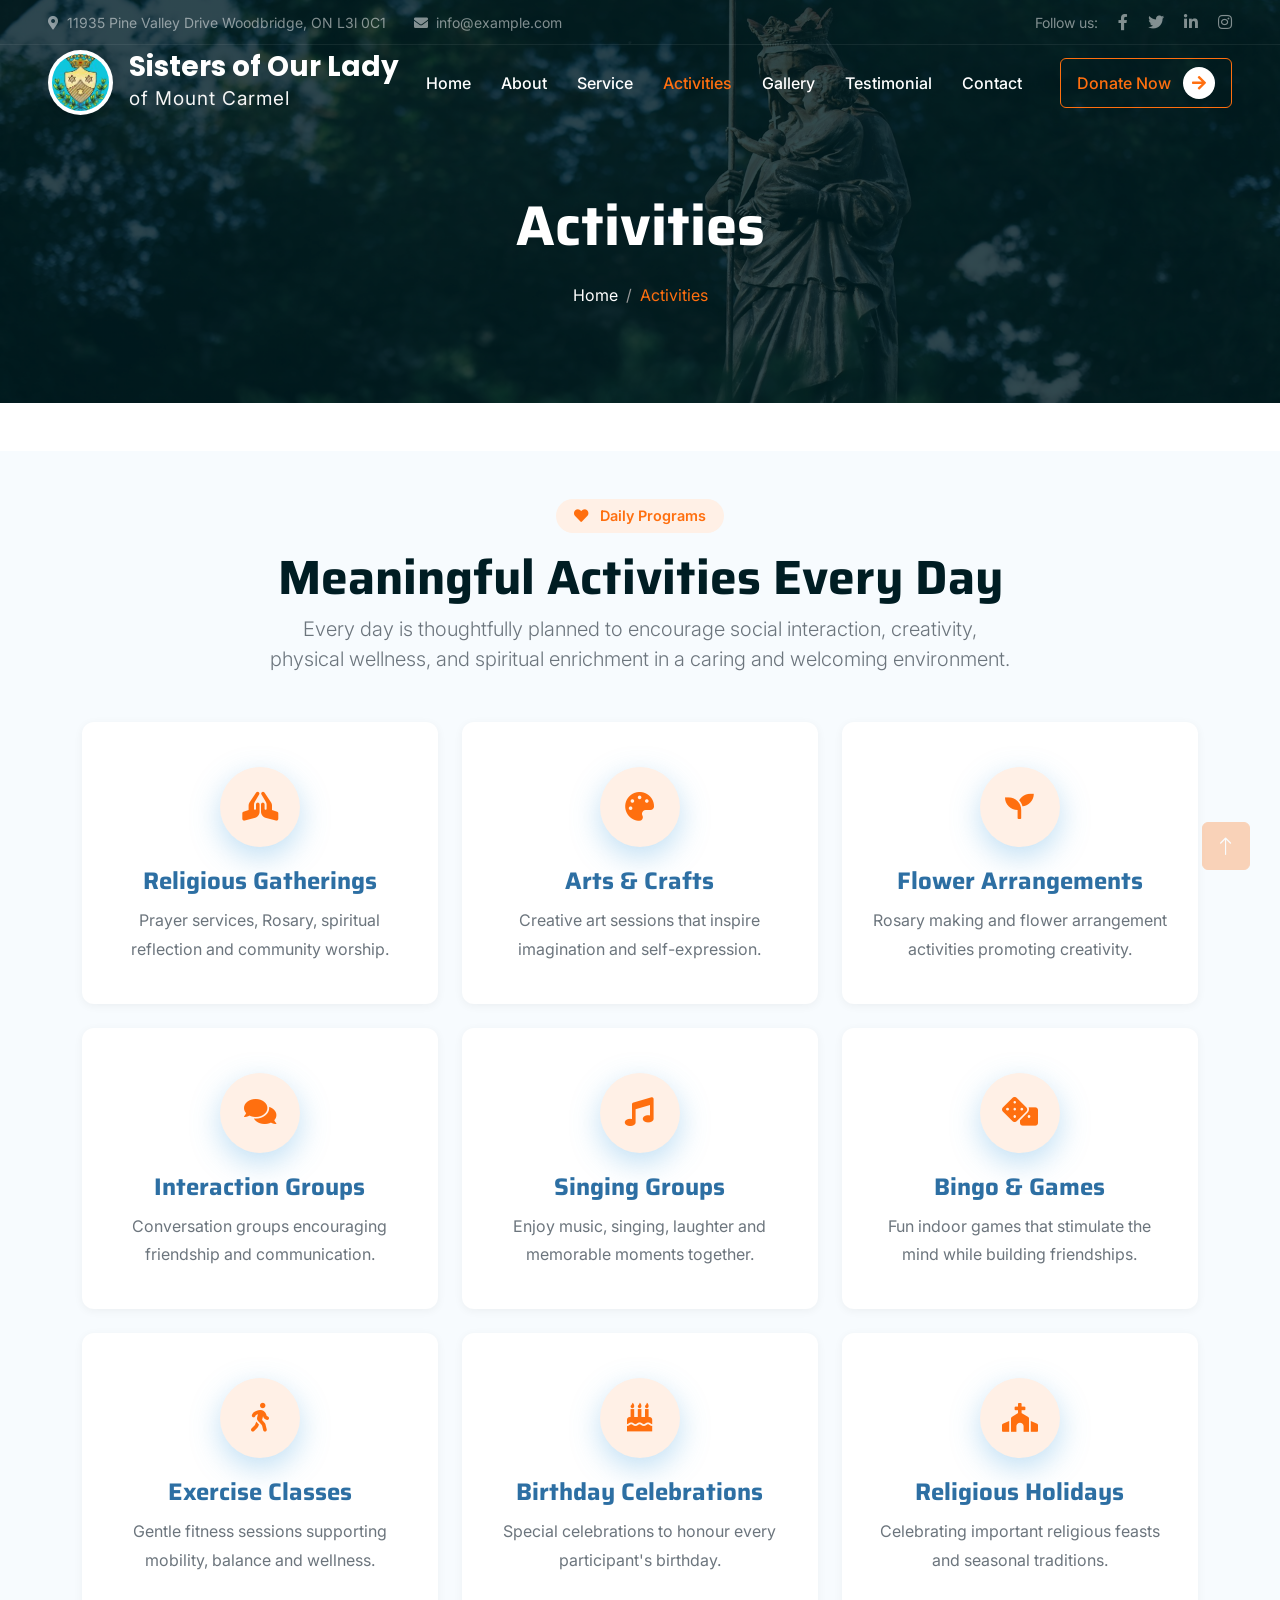
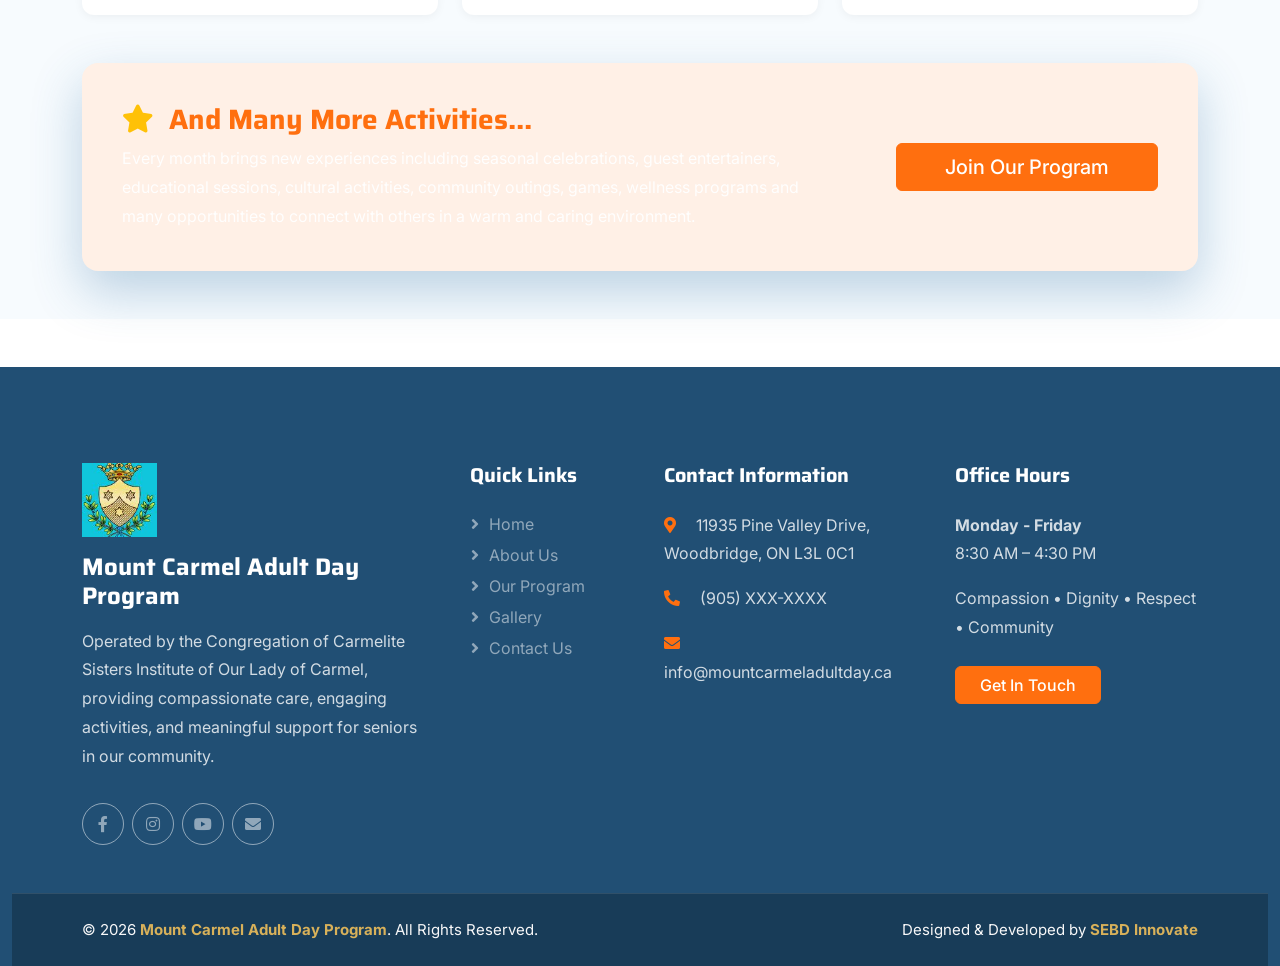
<file: causes.html>
<!DOCTYPE html>
<html lang="en">

<head>
    <meta charset="utf-8">
    <title>Mount Carmel Adult Day Program</title>
    <meta content="width=device-width, initial-scale=1.0" name="viewport">
    <meta content="" name="keywords">
    <meta content="" name="description">

    <!-- Favicon -->
    <link href="img/favicon.ico" rel="icon">

    <!-- Google Web Fonts -->
    <link rel="preconnect" href="https://fonts.googleapis.com">
    <link rel="preconnect" href="https://fonts.gstatic.com" crossorigin>
    <link href="https://fonts.googleapis.com/css2?family=Inter:wght@400;500;600&family=Saira:wght@500;600;700&display=swap" rel="stylesheet">

    <!-- Icon Font Stylesheet -->
    <link href="https://cdnjs.cloudflare.com/ajax/libs/font-awesome/5.10.0/css/all.min.css" rel="stylesheet">
    <link href="https://cdn.jsdelivr.net/npm/bootstrap-icons@1.4.1/font/bootstrap-icons.css" rel="stylesheet">

    <!-- Libraries Stylesheet -->
    <link href="lib/animate/animate.min.css" rel="stylesheet">
    <link href="lib/owlcarousel/assets/owl.carousel.min.css" rel="stylesheet">

    <!-- Customized Bootstrap Stylesheet -->
    <link href="css/bootstrap.min.css" rel="stylesheet">

    <!-- Template Stylesheet -->
    <link href="css/style.css" rel="stylesheet">

    <style>
        /* ===== Activities page styling — matches Service page's icon-circle treatment ===== */
        .program-section .section-tag {
            display: inline-block;
            background: var(--bs-secondary, #f4e9d8);
            color: var(--bs-primary, #b08d57);
            padding: 6px 18px;
            border-radius: 50px;
            font-weight: 600;
            font-size: 0.9rem;
        }

        .program-box {
            background: #fff;
            border-radius: 12px;
            padding: 40px 28px;
            text-align: center;
            height: 100%;
            box-shadow: 0 2px 10px rgba(0, 0, 0, 0.05);
            transition: transform 0.3s ease, box-shadow 0.3s ease;
        }

        .program-box:hover {
            transform: translateY(-6px);
            box-shadow: 0 10px 24px rgba(0, 0, 0, 0.1);
        }

        .program-box h4 {
            margin-bottom: 10px;
        }

        .program-box p {
            color: #6c757d;
            margin-bottom: 0;
        }

        .program-circle {
            width: 80px;
            height: 80px;
            border-radius: 50%;
            display: flex;
            align-items: center;
            justify-content: center;
            margin: 0 auto 20px;
            background: var(--bs-secondary, #f4e9d8);
            transition: background 0.3s ease, transform 0.3s ease;
        }

        .program-circle i {
            font-size: 1.8rem;
            color: var(--bs-primary, #b08d57);
        }

        .program-box:hover .program-circle {
            background: var(--bs-primary, #b08d57);
            transform: scale(1.08);
        }

        .program-box:hover .program-circle i {
            color: #fff;
        }

        .program-highlight {
            background: var(--bs-secondary, #f4e9d8);
            border-radius: 16px;
            padding: 40px;
        }

        .program-highlight h3 {
            color: var(--bs-primary, #b08d57);
        }
    </style>
</head>

<body>
    <!-- Spinner Start -->
    <div id="spinner" class="show bg-white position-fixed translate-middle w-100 vh-100 top-50 start-50 d-flex align-items-center justify-content-center">
        <div class="spinner-grow text-primary" role="status"></div>
    </div>
    <!-- Spinner End -->
     <link href="https://fonts.googleapis.com/css2?family=Poppins:wght@400;500;600;700&family=Open+Sans:wght@400;500;600&display=swap" rel="stylesheet">


    <!-- Navbar Start -->
    <div class="container-fluid fixed-top px-0 wow fadeIn" data-wow-delay="0.1s">
        <div class="top-bar text-white-50 row gx-0 align-items-center d-none d-lg-flex">
            <div class="col-lg-6 px-5 text-start">
                <small><i class="fa fa-map-marker-alt me-2"></i>11935 Pine Valley Drive
Woodbridge, ON
L3l 0C1</small>
                <small class="ms-4"><i class="fa fa-envelope me-2"></i>info@example.com</small>
            </div>
            <div class="col-lg-6 px-5 text-end">
                <small>Follow us:</small>
                <a class="text-white-50 ms-3" href=""><i class="fab fa-facebook-f"></i></a>
                <a class="text-white-50 ms-3" href=""><i class="fab fa-twitter"></i></a>
                <a class="text-white-50 ms-3" href=""><i class="fab fa-linkedin-in"></i></a>
                <a class="text-white-50 ms-3" href=""><i class="fab fa-instagram"></i></a>
            </div>
        </div>

        <nav class="navbar navbar-expand-lg navbar-dark py-lg-0 px-lg-5 wow fadeIn" data-wow-delay="0.1s">
            <a href="index.html" class="navbar-brand d-flex align-items-center ms-4 ms-lg-0">

    <img src="./img/emblem colour.jpg" alt="Carmel Logo" class="navbar-logo">

    <div class="ms-3">
        <h5 class="school-name mb-0">
            Sisters of Our Lady
        </h5>
        <small class="school-subtitle">
            of Mount Carmel
        </small>
    </div>

</a>
           <button type="button" class="navbar-toggler me-4" data-bs-toggle="collapse" data-bs-target="#navbarCollapse">
                <span class="navbar-toggler-icon"></span>
            </button>
            <div class="collapse navbar-collapse" id="navbarCollapse">
                <div class="navbar-nav ms-auto p-4 p-lg-0">
                    <a href="index.html" class="nav-item nav-link">Home</a>
                    <a href="about.html" class="nav-item nav-link">About</a>
                    <a href="service.html" class="nav-item nav-link">Service</a>
                    <a href="causes.html" class="nav-item nav-link active">Activities</a>
                    <a href="gallery.html" class="nav-item nav-link">Gallery</a>
                    <a href="testimonial.html" class="nav-item nav-link">Testimonial</a>
                    <div class="nav-item dropdown">
                        <!-- <a href="#" class="nav-link dropdown-toggle" data-bs-toggle="dropdown">Pages</a> -->
                        <div class="dropdown-menu m-0">
                            <a href="causes.html" class="dropdown-item">Activities</a>
                            <a href="donate.html" class="dropdown-item">Donate</a>
                            <!-- <a href="team.html" class="dropdown-item">Our Team</a> -->
                            <a href="testimonial.html" class="dropdown-item">Testimonial</a>
                            <!-- <a href="404.html" class="dropdown-item">404 Page</a> -->
                        </div>
                    </div>
                    <a href="contact.html" class="nav-item nav-link">Contact</a>
                </div>
                <div class="d-none d-lg-flex ms-2">
                    <a class="btn btn-outline-primary py-2 px-3" href="donate.html">
                        Donate Now
                        <div class="d-inline-flex btn-sm-square bg-white text-primary rounded-circle ms-2">
                            <i class="fa fa-arrow-right"></i>
                        </div>
                    </a>
                </div>
            </div>
        </nav>
    </div>
    <!-- Navbar End -->


    <!-- Page Header Start -->
    <div class="container-fluid page-header mb-5 wow fadeIn" data-wow-delay="0.1s">
        <div class="container text-center">
            <h1 class="display-4 text-white animated slideInDown mb-4">Activities</h1>
            <nav aria-label="breadcrumb animated slideInDown">
                <ol class="breadcrumb justify-content-center mb-0">
                    <li class="breadcrumb-item"><a class="text-white" href="index.html">Home</a></li>
                    <li class="breadcrumb-item text-primary active" aria-current="page">Activities</li>
                </ol>
            </nav>
        </div>
    </div>
    <!-- Page Header End -->


    <!-- Causes Start -->
   <!-- ================= OUR PROGRAMS ================= -->
<section class="program-section py-5">

    <div class="container">

        <div class="text-center mb-5">

            <span class="section-tag">
                <i class="fas fa-heart me-2"></i>
                Daily Programs
            </span>

            <h2 class="display-5 fw-bold mt-3">
                Meaningful Activities Every Day
            </h2>

            <p class="lead text-muted mx-auto" style="max-width:750px;">
                Every day is thoughtfully planned to encourage social interaction,
                creativity, physical wellness, and spiritual enrichment in a caring
                and welcoming environment.
            </p>

        </div>

        <div class="row g-4">

            <div class="col-lg-4 col-md-6">
                <div class="program-box">
                    <div class="program-circle">
                        <i class="fas fa-praying-hands"></i>
                    </div>
                    <h4>Religious Gatherings</h4>
                    <p>Prayer services, Rosary, spiritual reflection and community worship.</p>
                </div>
            </div>

            <div class="col-lg-4 col-md-6">
                <div class="program-box">
                    <div class="program-circle">
                        <i class="fas fa-palette"></i>
                    </div>
                    <h4>Arts & Crafts</h4>
                    <p>Creative art sessions that inspire imagination and self-expression.</p>
                </div>
            </div>

            <div class="col-lg-4 col-md-6">
                <div class="program-box">
                    <div class="program-circle">
                        <i class="fas fa-seedling"></i>
                    </div>
                    <h4>Flower Arrangements</h4>
                    <p>Rosary making and flower arrangement activities promoting creativity.</p>
                </div>
            </div>

            <div class="col-lg-4 col-md-6">
                <div class="program-box">
                    <div class="program-circle">
                        <i class="fas fa-comments"></i>
                    </div>
                    <h4>Interaction Groups</h4>
                    <p>Conversation groups encouraging friendship and communication.</p>
                </div>
            </div>

            <div class="col-lg-4 col-md-6">
                <div class="program-box">
                    <div class="program-circle">
                        <i class="fas fa-music"></i>
                    </div>
                    <h4>Singing Groups</h4>
                    <p>Enjoy music, singing, laughter and memorable moments together.</p>
                </div>
            </div>

            <div class="col-lg-4 col-md-6">
                <div class="program-box">
                    <div class="program-circle">
                        <i class="fas fa-dice"></i>
                    </div>
                    <h4>Bingo & Games</h4>
                    <p>Fun indoor games that stimulate the mind while building friendships.</p>
                </div>
            </div>

            <div class="col-lg-4 col-md-6">
                <div class="program-box">
                    <div class="program-circle">
                        <i class="fas fa-walking"></i>
                    </div>
                    <h4>Exercise Classes</h4>
                    <p>Gentle fitness sessions supporting mobility, balance and wellness.</p>
                </div>
            </div>

            <div class="col-lg-4 col-md-6">
                <div class="program-box">
                    <div class="program-circle">
                        <i class="fas fa-birthday-cake"></i>
                    </div>
                    <h4>Birthday Celebrations</h4>
                    <p>Special celebrations to honour every participant's birthday.</p>
                </div>
            </div>

            <div class="col-lg-4 col-md-6">
                <div class="program-box">
                    <div class="program-circle">
                        <i class="fas fa-church"></i>
                    </div>
                    <h4>Religious Holidays</h4>
                    <p>Celebrating important religious feasts and seasonal traditions.</p>
                </div>
            </div>

        </div>

        <div class="program-highlight mt-5">

            <div class="row align-items-center">

                <div class="col-lg-8">

                    <h3>
                        <i class="fas fa-star text-warning me-2"></i>
                        And Many More Activities...
                    </h3>

                    <p class="mb-0">
                        Every month brings new experiences including seasonal celebrations,
                        guest entertainers, educational sessions, cultural activities,
                        community outings, games, wellness programs and many opportunities
                        to connect with others in a warm and caring environment.
                    </p>

                </div>

                <div class="col-lg-4 text-lg-end mt-4 mt-lg-0">

                    <a href="contact.html" class="btn btn-primary btn-lg px-5">
                        Join Our Program
                    </a>

                </div>

            </div>

        </div>

    </div>

</section>    <!-- Causes End -->
        

    <!-- Footer Start -->
    <div class="container-fluid footer text-light mt-5 pt-5 wow fadeIn" data-wow-delay="0.1s">

    <div class="container py-5">

        <div class="row g-5">

            <!-- About -->
            <div class="col-lg-4 col-md-6">

                <img src="img/emblem colour.jpg" alt="Mount Carmel Logo" width="75" class="mb-3">

                <h4 class="text-white mb-3">
                    Mount Carmel Adult Day Program
                </h4>

                <p>
                    Operated by the Congregation of Carmelite Sisters Institute of
                    Our Lady of Carmel, providing compassionate care, engaging
                    activities, and meaningful support for seniors in our community.
                </p>

                <div class="d-flex pt-3">

                    <a class="btn btn-square me-2" href="#">
                        <i class="fab fa-facebook-f"></i>
                    </a>

                    <a class="btn btn-square me-2" href="#">
                        <i class="fab fa-instagram"></i>
                    </a>

                    <a class="btn btn-square me-2" href="#">
                        <i class="fab fa-youtube"></i>
                    </a>

                    <a class="btn btn-square" href="#">
                        <i class="fas fa-envelope"></i>
                    </a>

                </div>

            </div>

            <!-- Quick Links -->
            <div class="col-lg-2 col-md-6">

                <h5 class="text-white mb-4">
                    Quick Links
                </h5>

                <a class="btn btn-link" href="index.html">Home</a>
                <a class="btn btn-link" href="about.html">About Us</a>
                <a class="btn btn-link" href="program.html">Our Program</a>
                <a class="btn btn-link" href="gallery.html">Gallery</a>
                <a class="btn btn-link" href="contact.html">Contact Us</a>

            </div>

            <!-- Contact -->
            <div class="col-lg-3 col-md-6">

                <h5 class="text-white mb-4">
                    Contact Information
                </h5>

                <p>
                    <i class="fa fa-map-marker-alt me-3 text-primary"></i>
                    11935 Pine Valley Drive,<br>
                    Woodbridge, ON L3L 0C1
                </p>

                <p>
                    <i class="fa fa-phone-alt me-3 text-primary"></i>
                    (905) XXX-XXXX
                </p>

                <p>
                    <i class="fa fa-envelope me-3 text-primary"></i>
                    info@mountcarmeladultday.ca
                </p>

            </div>

            <!-- Office Hours -->
            <div class="col-lg-3 col-md-6">

                <h5 class="text-white mb-4">
                    Office Hours
                </h5>

                <p>
                    <strong>Monday - Friday</strong><br>
                    8:30 AM – 4:30 PM
                </p>

                <p>
                    Compassion • Dignity • Respect • Community
                </p>

                <a href="contact.html" class="btn btn-primary mt-2 px-4">
                    Get In Touch
                </a>

            </div>

        </div>

    </div>

    <!-- Copyright -->

    <div class="container-fluid copyright">

        <div class="container">

            <div class="row">

                <div class="col-md-6 text-center text-md-start">

                    © 2026 <strong>Mount Carmel Adult Day Program</strong>.
                    All Rights Reserved.

                </div>

                <div class="col-md-6 text-center text-md-end">

                    Designed & Developed by
                    <strong>SEBD Innovate</strong>

                </div>

            </div>

        </div>

    </div>

</div>
    <!-- Footer End -->


    <!-- Back to Top -->
    <a href="#" class="btn btn-lg btn-primary btn-lg-square back-to-top"><i class="bi bi-arrow-up"></i></a>


    <!-- JavaScript Libraries -->
    <script src="https://code.jquery.com/jquery-3.4.1.min.js"></script>
    <script src="https://cdn.jsdelivr.net/npm/bootstrap@5.0.0/dist/js/bootstrap.bundle.min.js"></script>
    <script src="lib/wow/wow.min.js"></script>
    <script src="lib/easing/easing.min.js"></script>
    <script src="lib/waypoints/waypoints.min.js"></script>
    <script src="lib/owlcarousel/owl.carousel.min.js"></script>
    <script src="lib/parallax/parallax.min.js"></script>

    <!-- Template Javascript -->
    <script src="js/main.js"></script>
</body>

</html>
</file>
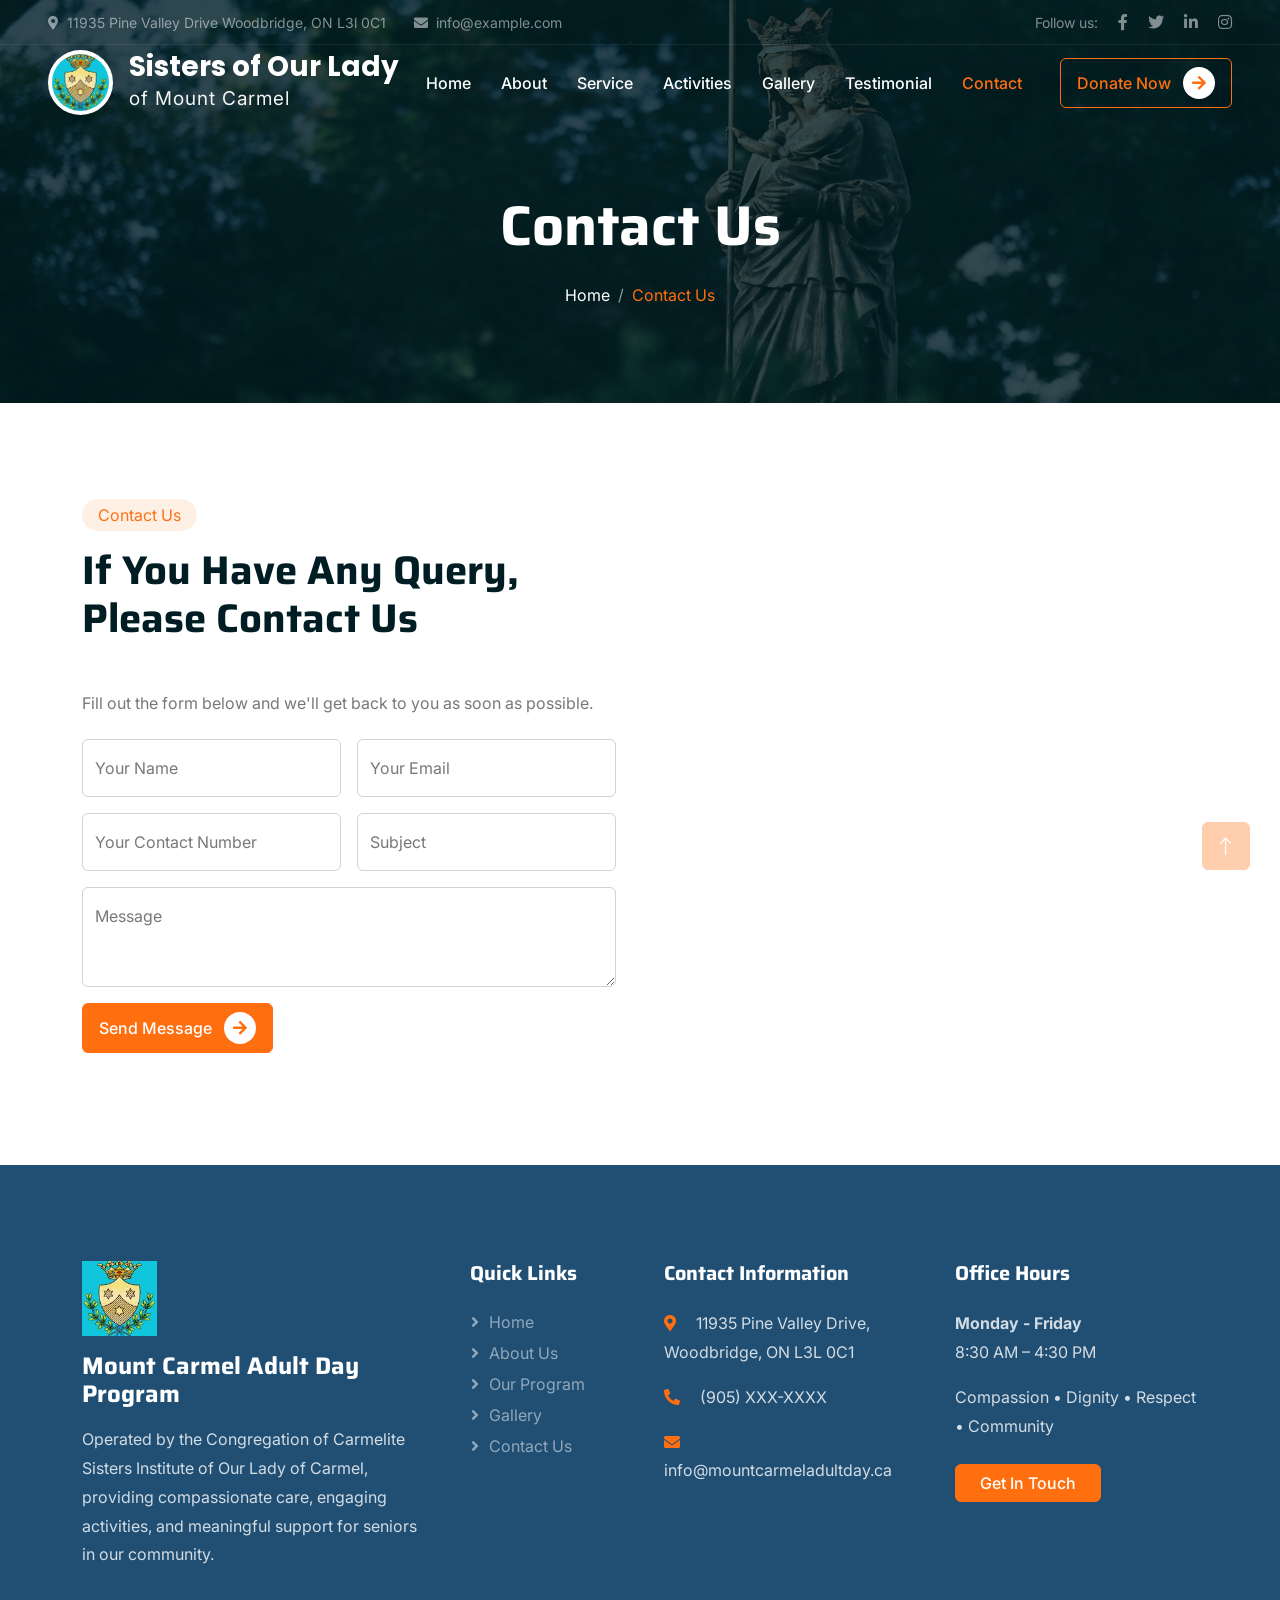
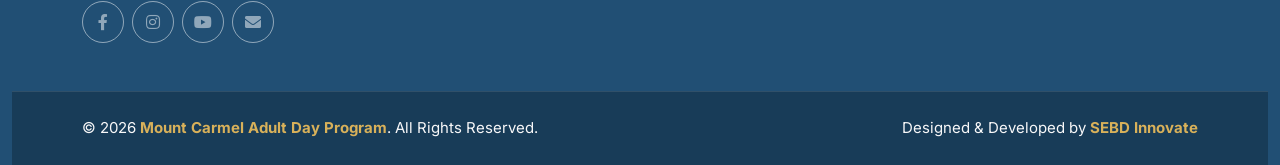
<file: contact.html>
<!DOCTYPE html>
<html lang="en">

<head>
    <meta charset="utf-8">
    <title>Mount Carmel Adult Day Program</title>
    <meta content="width=device-width, initial-scale=1.0" name="viewport">
    <meta content="" name="keywords">
    <meta content="" name="description">

    <!-- Favicon -->
    <link href="img/favicon.ico" rel="icon">

    <!-- Google Web Fonts -->
    <link rel="preconnect" href="https://fonts.googleapis.com">
    <link rel="preconnect" href="https://fonts.gstatic.com" crossorigin>
    <link href="https://fonts.googleapis.com/css2?family=Inter:wght@400;500;600&family=Saira:wght@500;600;700&display=swap" rel="stylesheet">

    <!-- Icon Font Stylesheet -->
    <link href="https://cdnjs.cloudflare.com/ajax/libs/font-awesome/5.10.0/css/all.min.css" rel="stylesheet">
    <link href="https://cdn.jsdelivr.net/npm/bootstrap-icons@1.4.1/font/bootstrap-icons.css" rel="stylesheet">

    <!-- Libraries Stylesheet -->
    <link href="lib/animate/animate.min.css" rel="stylesheet">
    <link href="lib/owlcarousel/assets/owl.carousel.min.css" rel="stylesheet">

    <!-- Customized Bootstrap Stylesheet -->
    <link href="css/bootstrap.min.css" rel="stylesheet">

    <!-- Template Stylesheet -->
    <link href="css/style.css" rel="stylesheet">
</head>

<body>
    <!-- Spinner Start -->
    <div id="spinner" class="show bg-white position-fixed translate-middle w-100 vh-100 top-50 start-50 d-flex align-items-center justify-content-center">
        <div class="spinner-grow text-primary" role="status"></div>
    </div>
    <!-- Spinner End -->
    <link href="https://fonts.googleapis.com/css2?family=Poppins:wght@400;500;600;700&family=Open+Sans:wght@400;500;600&display=swap" rel="stylesheet">


    <!-- Navbar Start -->
    <div class="container-fluid fixed-top px-0 wow fadeIn" data-wow-delay="0.1s">
        <div class="top-bar text-white-50 row gx-0 align-items-center d-none d-lg-flex">
            <div class="col-lg-6 px-5 text-start">
                <small><i class="fa fa-map-marker-alt me-2"></i>11935 Pine Valley Drive
Woodbridge, ON
L3l 0C1</small>
                <small class="ms-4"><i class="fa fa-envelope me-2"></i>info@example.com</small>
            </div>
            <div class="col-lg-6 px-5 text-end">
                <small>Follow us:</small>
                <a class="text-white-50 ms-3" href=""><i class="fab fa-facebook-f"></i></a>
                <a class="text-white-50 ms-3" href=""><i class="fab fa-twitter"></i></a>
                <a class="text-white-50 ms-3" href=""><i class="fab fa-linkedin-in"></i></a>
                <a class="text-white-50 ms-3" href=""><i class="fab fa-instagram"></i></a>
            </div>
        </div>

        <nav class="navbar navbar-expand-lg navbar-dark py-lg-0 px-lg-5 wow fadeIn" data-wow-delay="0.1s">
            <a href="index.html" class="navbar-brand d-flex align-items-center ms-4 ms-lg-0">

    <img src="./img/emblem colour.jpg" alt="Carmel Logo" class="navbar-logo">

    <div class="ms-3">
        <h5 class="school-name mb-0">
            Sisters of Our Lady
        </h5>
        <small class="school-subtitle">
            of Mount Carmel
        </small>
    </div>

</a>
            <button type="button" class="navbar-toggler me-4" data-bs-toggle="collapse" data-bs-target="#navbarCollapse">
                <span class="navbar-toggler-icon"></span>
            </button>
            <div class="collapse navbar-collapse" id="navbarCollapse">
                <div class="navbar-nav ms-auto p-4 p-lg-0">
                    <a href="index.html" class="nav-item nav-link">Home</a>
                    <a href="about.html" class="nav-item nav-link">About</a>
                    <a href="service.html" class="nav-item nav-link">Service</a>
                    <a href="causes.html" class="nav-item nav-link">Activities</a>
                    <a href="gallery.html" class="nav-item nav-link">Gallery</a>
                    <a href="testimonial.html" class="nav-item nav-link">Testimonial</a>
                    <div class="nav-item dropdown">
                        <!-- <a href="#" class="nav-link dropdown-toggle" data-bs-toggle="dropdown">Pages</a> -->
                        <div class="dropdown-menu m-0">
                            <a href="causes.html" class="dropdown-item">Activities</a>
                            <a href="donate.html" class="dropdown-item">Donate</a>
                            <!-- <a href="team.html" class="dropdown-item">Our Team</a> -->
                            <a href="testimonial.html" class="dropdown-item">Testimonial</a>
                            <!-- <a href="404.html" class="dropdown-item">404 Page</a> -->
                        </div>
                    </div>
                    <a href="contact.html" class="nav-item nav-link active">Contact</a>
                </div>
                <div class="d-none d-lg-flex ms-2">
                    <a class="btn btn-outline-primary py-2 px-3" href="donate.html">
                        Donate Now
                        <div class="d-inline-flex btn-sm-square bg-white text-primary rounded-circle ms-2">
                            <i class="fa fa-arrow-right"></i>
                        </div>
                    </a>
                </div>
            </div>
        </nav>
    </div>
    <!-- Navbar End -->


    <!-- Page Header Start -->
    <div class="container-fluid page-header mb-5 wow fadeIn" data-wow-delay="0.1s">
        <div class="container text-center">
            <h1 class="display-4 text-white animated slideInDown mb-4">Contact Us</h1>
            <nav aria-label="breadcrumb animated slideInDown">
                <ol class="breadcrumb justify-content-center mb-0">
                    <li class="breadcrumb-item"><a class="text-white" href="index.html">Home</a></li>
                    <li class="breadcrumb-item text-primary active" aria-current="page">Contact Us</li>
                </ol>
            </nav>
        </div>
    </div>
    <!-- Page Header End -->


    <!-- Contact Start -->
    <div class="container-xxl py-5">
        <div class="container">
            <div class="row g-5">
                <div class="col-lg-6 wow fadeIn" data-wow-delay="0.1s">
                    <div class="d-inline-block rounded-pill bg-secondary text-primary py-1 px-3 mb-3">Contact Us</div>
                    <h1 class="display-6 mb-5">If You Have Any Query, Please Contact Us</h1>
                    <p class="mb-4">Fill out the form below and we'll get back to you as soon as possible.</p>
                    <form id="contactForm" action="https://formspree.io/f/mdenrzqy" method="POST">
                        <div class="row g-3">
                            <div class="col-md-6">
                                <div class="form-floating">
                                    <input type="text" class="form-control" id="name" name="name" placeholder="Your Name" required>
                                    <label for="name">Your Name</label>
                                </div>
                            </div>
                            <div class="col-md-6">
                                <div class="form-floating">
                                    <input type="email" class="form-control" id="email" name="email" placeholder="Your Email" required>
                                    <label for="email">Your Email</label>
                                </div>
                            </div>
                            <div class="col-md-6">
                                <div class="form-floating">
                                    <input type="tel" class="form-control" id="phone" name="phone"
                                        placeholder="Your Contact Number" inputmode="tel" maxlength="16"
                                        pattern="^\+?[0-9\s\-()]{7,16}$"
                                        title="Enter a valid phone number (7–15 digits, optional + country code)"
                                        required>
                                    <label for="phone">Your Contact Number</label>
                                </div>
                            </div>
                            <div class="col-md-6">
                                <div class="form-floating">
                                    <input type="text" class="form-control" id="subject" name="subject" placeholder="Subject" required>
                                    <label for="subject">Subject</label>
                                </div>
                            </div>
                            <div class="col-12">
                                <div class="form-floating">
                                    <textarea class="form-control" placeholder="Leave a message here" id="message" name="message" style="height: 100px" required></textarea>
                                    <label for="message">Message</label>
                                </div>
                            </div>
                            <div class="col-12">
                                <button type="submit" class="btn btn-primary py-2 px-3 me-3" id="contactSubmitBtn">
                                    <span id="contactSubmitText">Send Message</span>
                                    <div class="d-inline-flex btn-sm-square bg-white text-primary rounded-circle ms-2">
                                        <i class="fa fa-arrow-right"></i>
                                    </div>
                                </button>
                            </div>
                            <div class="col-12">
                                <div id="contactFormStatus" class="mt-2" style="display:none;"></div>
                            </div>
                        </div>
                    </form>
                </div>
                <div class="col-lg-6 wow fadeIn" data-wow-delay="0.5s" style="min-height: 450px;">
                    <div class="position-relative rounded overflow-hidden h-100">
                        <iframe class="position-relative w-100 h-100"
                         src="https://www.google.com/maps/embed?pb=!1m18!1m12!1m3!1d2875.47938033007!2d-79.59893252398469!3d43.88733727109148!2m3!1f0!2f0!3f0!3m2!1i1024!2i768!4f13.1!3m3!1m2!1s0x882b27cbd1981dcb%3A0xcd5bf26be9f28ee6!2sMount%20Carmel%20Adult%20Day%20Program!5e0!3m2!1sen!2sca!4v1794956336480!5m2!1sen!2sca" width="600" height="450" style="border:0;" allowfullscreen="" loading="lazy" referrerpolicy="strict-origin-when-cross-origin"
                                                frameborder="0" style="min-height: 450px; border:0;" allowfullscreen="" aria-hidden="false"
                        tabindex="0"></iframe>
                    </div>
                </div>
            </div>
        </div>
    </div>
    <!-- Contact End -->


    <!-- Footer Start -->
    <div class="container-fluid footer text-light mt-5 pt-5 wow fadeIn" data-wow-delay="0.1s">

    <div class="container py-5">

        <div class="row g-5">

            <!-- About -->
            <div class="col-lg-4 col-md-6">

                <img src="img/emblem colour.jpg" alt="Mount Carmel Logo" width="75" class="mb-3">

                <h4 class="text-white mb-3">
                    Mount Carmel Adult Day Program
                </h4>

                <p>
                    Operated by the Congregation of Carmelite Sisters Institute of
                    Our Lady of Carmel, providing compassionate care, engaging
                    activities, and meaningful support for seniors in our community.
                </p>

                <div class="d-flex pt-3">

                    <a class="btn btn-square me-2" href="#">
                        <i class="fab fa-facebook-f"></i>
                    </a>

                    <a class="btn btn-square me-2" href="#">
                        <i class="fab fa-instagram"></i>
                    </a>

                    <a class="btn btn-square me-2" href="#">
                        <i class="fab fa-youtube"></i>
                    </a>

                    <a class="btn btn-square" href="#">
                        <i class="fas fa-envelope"></i>
                    </a>

                </div>

            </div>

            <!-- Quick Links -->
            <div class="col-lg-2 col-md-6">

                <h5 class="text-white mb-4">
                    Quick Links
                </h5>

                <a class="btn btn-link" href="index.html">Home</a>
                <a class="btn btn-link" href="about.html">About Us</a>
                <a class="btn btn-link" href="program.html">Our Program</a>
                <a class="btn btn-link" href="gallery.html">Gallery</a>
                <a class="btn btn-link" href="contact.html">Contact Us</a>

            </div>

            <!-- Contact -->
            <div class="col-lg-3 col-md-6">

                <h5 class="text-white mb-4">
                    Contact Information
                </h5>

                <p>
                    <i class="fa fa-map-marker-alt me-3 text-primary"></i>
                    11935 Pine Valley Drive,<br>
                    Woodbridge, ON L3L 0C1
                </p>

                <p>
                    <i class="fa fa-phone-alt me-3 text-primary"></i>
                    (905) XXX-XXXX
                </p>

                <p>
                    <i class="fa fa-envelope me-3 text-primary"></i>
                    info@mountcarmeladultday.ca
                </p>

            </div>

            <!-- Office Hours -->
            <div class="col-lg-3 col-md-6">

                <h5 class="text-white mb-4">
                    Office Hours
                </h5>

                <p>
                    <strong>Monday - Friday</strong><br>
                    8:30 AM – 4:30 PM
                </p>

                <p>
                    Compassion • Dignity • Respect • Community
                </p>

                <a href="contact.html" class="btn btn-primary mt-2 px-4">
                    Get In Touch
                </a>

            </div>

        </div>

    </div>

    <!-- Copyright -->

    <div class="container-fluid copyright">

        <div class="container">

            <div class="row">

                <div class="col-md-6 text-center text-md-start">

                    © 2026 <strong>Mount Carmel Adult Day Program</strong>.
                    All Rights Reserved.

                </div>

                <div class="col-md-6 text-center text-md-end">

                    Designed & Developed by
                    <strong>SEBD Innovate</strong>

                </div>

            </div>

        </div>

    </div>

</div>
    <!-- Footer End -->


    <!-- Back to Top -->
    <a href="#" class="btn btn-lg btn-primary btn-lg-square back-to-top"><i class="bi bi-arrow-up"></i></a>


    <!-- JavaScript Libraries -->
    <script src="https://code.jquery.com/jquery-3.4.1.min.js"></script>
    <script src="https://cdn.jsdelivr.net/npm/bootstrap@5.0.0/dist/js/bootstrap.bundle.min.js"></script>
    <script src="lib/wow/wow.min.js"></script>
    <script src="lib/easing/easing.min.js"></script>
    <script src="lib/waypoints/waypoints.min.js"></script>
    <script src="lib/owlcarousel/owl.carousel.min.js"></script>
    <script src="lib/parallax/parallax.min.js"></script>

    <!-- Template Javascript -->
    <script src="js/main.js"></script>

    <!-- Contact form submission (Formspree) -->
    <script>
        (function () {
            const form = document.getElementById('contactForm');
            const statusBox = document.getElementById('contactFormStatus');
            const submitBtn = document.getElementById('contactSubmitBtn');
            const submitText = document.getElementById('contactSubmitText');
            const phoneInput = document.getElementById('phone');
            const phonePattern = /^\+?[0-9\s\-()]{7,16}$/;

            function showStatus(message, type) {
                statusBox.style.display = 'block';
                statusBox.className = 'mt-2 alert ' + (type === 'success' ? 'alert-success' : 'alert-danger');
                statusBox.textContent = message;
            }

            // Only allow digits, spaces, +, -, ( ) while typing
            phoneInput.addEventListener('input', function () {
                phoneInput.value = phoneInput.value.replace(/[^0-9+\-\s()]/g, '');
                phoneInput.setCustomValidity('');
            });

            phoneInput.addEventListener('blur', function () {
                if (phoneInput.value && !phonePattern.test(phoneInput.value)) {
                    phoneInput.setCustomValidity('Please enter a valid phone number (7–16 digits, optional + country code).');
                    phoneInput.reportValidity();
                } else {
                    phoneInput.setCustomValidity('');
                }
            });

            form.addEventListener('submit', function (e) {
                e.preventDefault();

                if (!phonePattern.test(phoneInput.value)) {
                    phoneInput.setCustomValidity('Please enter a valid phone number (7–16 digits, optional + country code).');
                    phoneInput.reportValidity();
                    return;
                }

                if (form.action.includes('YOUR_FORM_ID')) {
                    showStatus('Form is not connected yet — replace YOUR_FORM_ID in the form action with your real Formspree endpoint.', 'error');
                    return;
                }

                submitBtn.disabled = true;
                submitText.textContent = 'Sending...';

                fetch(form.action, {
                    method: 'POST',
                    body: new FormData(form),
                    headers: { 'Accept': 'application/json' }
                })
                    .then((response) => {
                        if (response.ok) {
                            showStatus('Thank you! Your message has been sent. We will get back to you soon.', 'success');
                            form.reset();
                        } else {
                            return response.json().then((data) => {
                                const errorMsg = (data && data.errors && data.errors.map(e => e.message).join(', ')) || 'Something went wrong. Please try again.';
                                showStatus(errorMsg, 'error');
                            });
                        }
                    })
                    .catch(() => {
                        showStatus('Network error — please check your connection and try again.', 'error');
                    })
                    .finally(() => {
                        submitBtn.disabled = false;
                        submitText.textContent = 'Send Message';
                    });
            });
        })();
    </script>
</body>

</html>
</file>
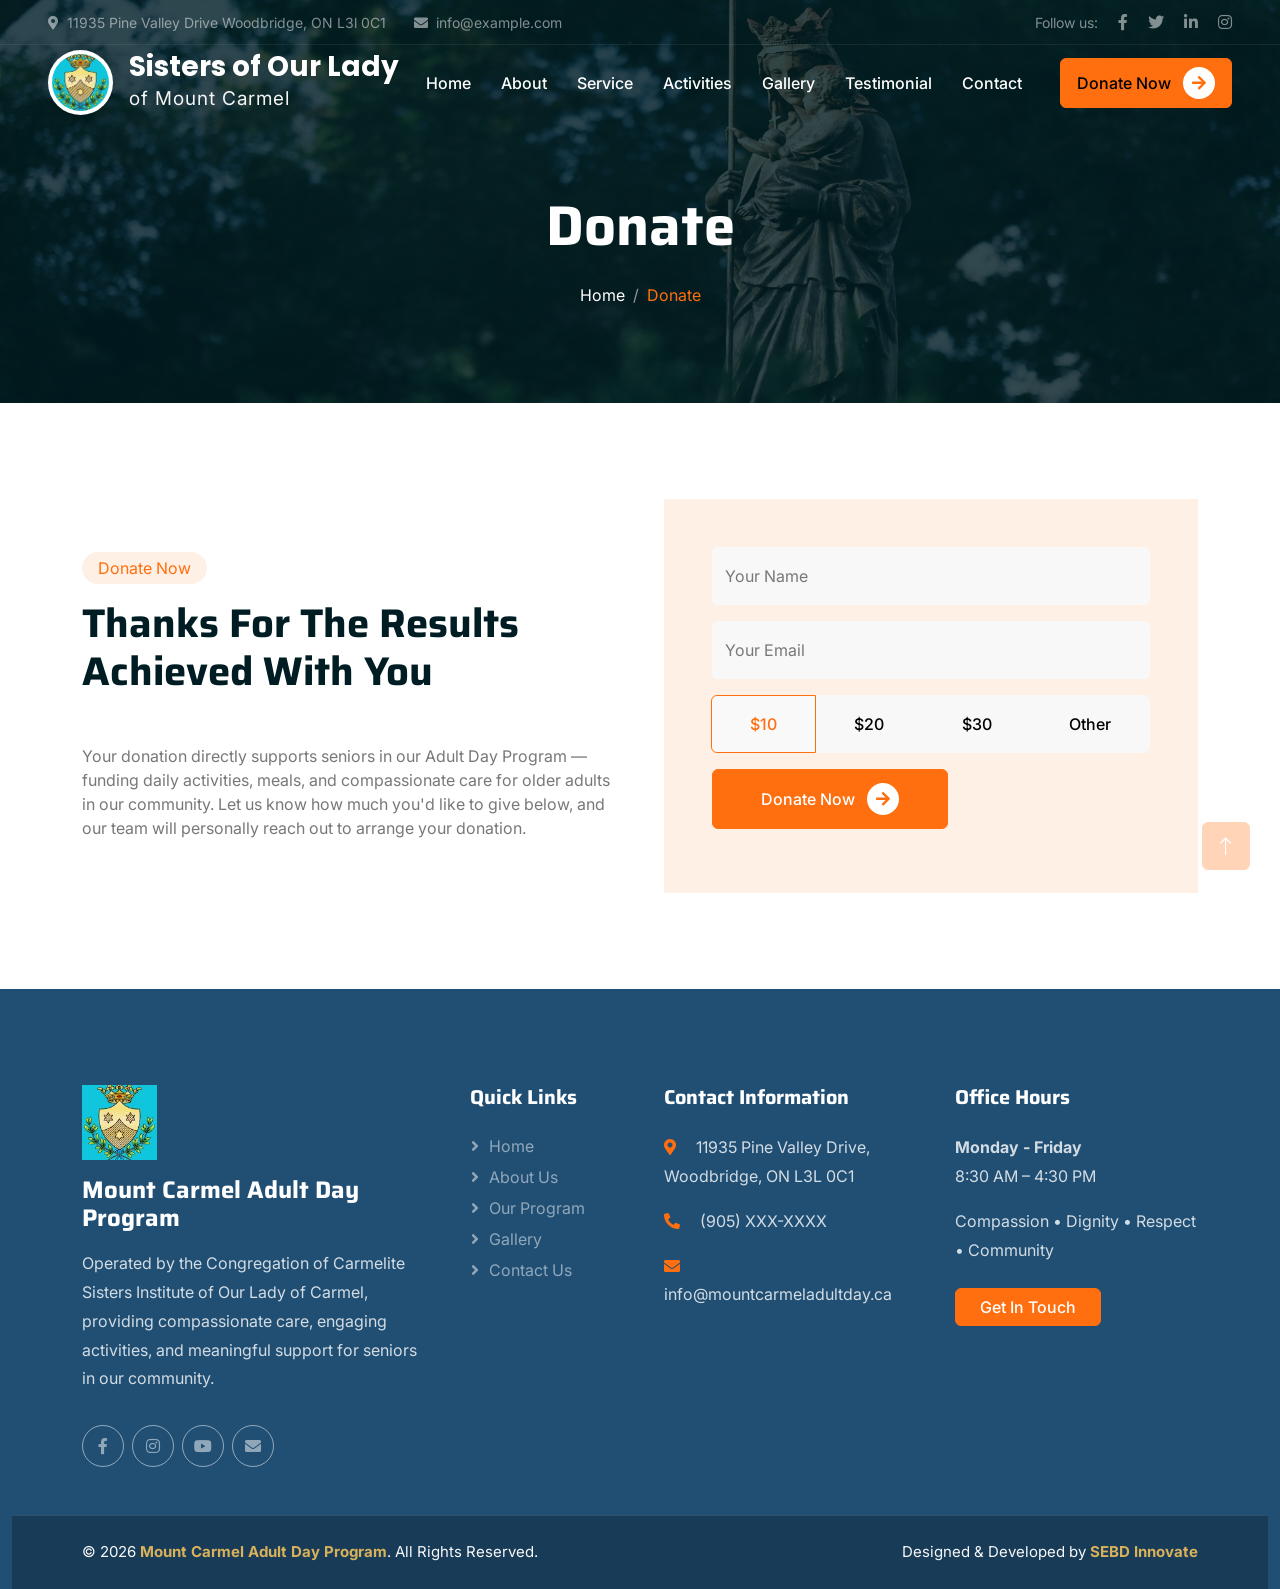
<file: donate.html>
<!DOCTYPE html>
<html lang="en">

<head>
    <meta charset="utf-8">
    <title>Mount Carmel Adult Day Program</title>
    <meta content="width=device-width, initial-scale=1.0" name="viewport">
    <meta content="" name="keywords">
    <meta content="" name="description">

    <!-- Favicon -->
    <link href="img/favicon.ico" rel="icon">

    <!-- Google Web Fonts -->
    <link rel="preconnect" href="https://fonts.googleapis.com">
    <link rel="preconnect" href="https://fonts.gstatic.com" crossorigin>
    <link
        href="https://fonts.googleapis.com/css2?family=Inter:wght@400;500;600&family=Saira:wght@500;600;700&display=swap"
        rel="stylesheet">

    <!-- Icon Font Stylesheet -->
    <link href="https://cdnjs.cloudflare.com/ajax/libs/font-awesome/5.10.0/css/all.min.css" rel="stylesheet">
    <link href="https://cdn.jsdelivr.net/npm/bootstrap-icons@1.4.1/font/bootstrap-icons.css" rel="stylesheet">

    <!-- Libraries Stylesheet -->
    <link href="lib/animate/animate.min.css" rel="stylesheet">
    <link href="lib/owlcarousel/assets/owl.carousel.min.css" rel="stylesheet">

    <!-- Customized Bootstrap Stylesheet -->
    <link href="css/bootstrap.min.css" rel="stylesheet">

    <!-- Template Stylesheet -->
    <link href="css/style.css" rel="stylesheet">
</head>

<body>
    <!-- Spinner Start -->
    <div id="spinner"
        class="show bg-white position-fixed translate-middle w-100 vh-100 top-50 start-50 d-flex align-items-center justify-content-center">
        <div class="spinner-grow text-primary" role="status"></div>
    </div>
    <!-- Spinner End -->
    <link
        href="https://fonts.googleapis.com/css2?family=Poppins:wght@400;500;600;700&family=Open+Sans:wght@400;500;600&display=swap"
        rel="stylesheet">


    <!-- Navbar Start -->
    <div class="container-fluid fixed-top px-0 wow fadeIn" data-wow-delay="0.1s">
        <div class="top-bar text-white-50 row gx-0 align-items-center d-none d-lg-flex">
            <div class="col-lg-6 px-5 text-start">
                <small><i class="fa fa-map-marker-alt me-2"></i>11935 Pine Valley Drive
                    Woodbridge, ON
                    L3l 0C1</small>
                <small class="ms-4"><i class="fa fa-envelope me-2"></i>info@example.com</small>
            </div>
            <div class="col-lg-6 px-5 text-end">
                <small>Follow us:</small>
                <a class="text-white-50 ms-3" href=""><i class="fab fa-facebook-f"></i></a>
                <a class="text-white-50 ms-3" href=""><i class="fab fa-twitter"></i></a>
                <a class="text-white-50 ms-3" href=""><i class="fab fa-linkedin-in"></i></a>
                <a class="text-white-50 ms-3" href=""><i class="fab fa-instagram"></i></a>
            </div>
        </div>

        <nav class="navbar navbar-expand-lg navbar-dark py-lg-0 px-lg-5 wow fadeIn" data-wow-delay="0.1s">
            <a href="index.html" class="navbar-brand d-flex align-items-center ms-4 ms-lg-0">

                <img src="./img/emblem colour.jpg" alt="Carmel Logo" class="navbar-logo">

                <div class="ms-3">
                    <h5 class="school-name mb-0">
                        Sisters of Our Lady
                    </h5>
                    <small class="school-subtitle">
                        of Mount Carmel
                    </small>
                </div>

            </a>
            <button type="button" class="navbar-toggler me-4" data-bs-toggle="collapse"
                data-bs-target="#navbarCollapse">
                <span class="navbar-toggler-icon"></span>
            </button>
            <div class="collapse navbar-collapse" id="navbarCollapse">
                <div class="navbar-nav ms-auto p-4 p-lg-0">
                    <a href="index.html" class="nav-item nav-link">Home</a>
                    <a href="about.html" class="nav-item nav-link">About</a>
                    <a href="service.html" class="nav-item nav-link">Service</a>
                    <a href="causes.html" class="nav-item nav-link">Activities</a>
                    <a href="gallery.html" class="nav-item nav-link">Gallery</a>
                    <a href="testimonial.html" class="nav-item nav-link">Testimonial</a>
                    <div class="nav-item dropdown">
                        <!-- <a href="#" class="nav-link dropdown-toggle" data-bs-toggle="dropdown">Pages</a> -->
                        <div class="dropdown-menu m-0">
                            <a href="causes.html" class="dropdown-item">Activities</a>
                            <a href="donate.html" class="dropdown-item">Donate</a>
                            <!-- <a href="team.html" class="dropdown-item">Our Team</a> -->
                            <a href="testimonial.html" class="dropdown-item">Testimonial</a>
                            <!-- <a href="404.html" class="dropdown-item">404 Page</a> -->
                        </div>
                    </div>
                    <a href="contact.html" class="nav-item nav-link">Contact</a>
                </div>
                <div class="d-none d-lg-flex ms-2">
                    <a class="btn btn-outline-primary py-2 px-3 active" href="donate.html">
                        Donate Now
                        <div class="d-inline-flex btn-sm-square bg-white text-primary rounded-circle ms-2">
                            <i class="fa fa-arrow-right"></i>
                        </div>
                    </a>
                </div>
            </div>
        </nav>
    </div>
    <!-- Navbar End -->


    <!-- Page Header Start -->
    <div class="container-fluid page-header mb-5 wow fadeIn" data-wow-delay="0.1s">
        <div class="container text-center">
            <h1 class="display-4 text-white animated slideInDown mb-4">Donate</h1>
            <nav aria-label="breadcrumb animated slideInDown">
                <ol class="breadcrumb justify-content-center mb-0">
                    <li class="breadcrumb-item"><a class="text-white" href="index.html">Home</a></li>
                    <li class="breadcrumb-item text-primary active" aria-current="page">Donate</li>
                </ol>
            </nav>
        </div>
    </div>
    <!-- Page Header End -->


    <!-- Donate Start -->
    <div class="container-fluid py-5">
        <div class="container">
            <div class="row g-5 align-items-center">
                <div class="col-lg-6 wow fadeIn" data-wow-delay="0.1s">
                    <div class="d-inline-block rounded-pill bg-secondary text-primary py-1 px-3 mb-3">Donate Now</div>
                    <h1 class="display-6 mb-5">Thanks For The Results Achieved With You</h1>
                    <p class="mb-0">Your donation directly supports seniors in our Adult Day Program — funding daily
                        activities, meals, and compassionate care for older adults in our community. Let us know how
                        much you'd like to give below, and our team will personally reach out to arrange your
                        donation.</p>
                </div>
                <div class="col-lg-6 wow fadeIn" data-wow-delay="0.5s">
                    <div class="h-100 bg-secondary p-5">
                        <form id="donateForm" action="https://formspree.io/f/mdenrzqy" method="POST">
                            <input type="hidden" name="form_type" value="Donation Interest">
                            <div class="row g-3">
                                <div class="col-12">
                                    <div class="form-floating">
                                        <input type="text" class="form-control bg-light border-0" id="donorName"
                                            name="name" placeholder="Your Name" required>
                                        <label for="donorName">Your Name</label>
                                    </div>
                                </div>
                                <div class="col-12">
                                    <div class="form-floating">
                                        <input type="email" class="form-control bg-light border-0" id="donorEmail"
                                            name="email" placeholder="Your Email" required>
                                        <label for="donorEmail">Your Email</label>
                                    </div>
                                </div>
                                <div class="col-12">
                                    <div class="btn-group d-flex justify-content-around" id="amountGroup">
                                        <input type="radio" class="btn-check" name="amountOption" id="btnradio1"
                                            value="$10" checked>
                                        <label class="btn btn-light py-3" for="btnradio1">$10</label>

                                        <input type="radio" class="btn-check" name="amountOption" id="btnradio2"
                                            value="$20">
                                        <label class="btn btn-light py-3" for="btnradio2">$20</label>

                                        <input type="radio" class="btn-check" name="amountOption" id="btnradio3"
                                            value="$30">
                                        <label class="btn btn-light py-3" for="btnradio3">$30</label>

                                        <input type="radio" class="btn-check" name="amountOption" id="btnradioOther"
                                            value="other">
                                        <label class="btn btn-light py-3" for="btnradioOther">Other</label>
                                    </div>
                                </div>
                                <div class="col-12" id="otherAmountWrap" style="display:none;">
                                    <div class="form-floating">
                                        <input type="number" min="1" step="1" class="form-control bg-light border-0"
                                            id="otherAmount" placeholder="Enter amount">
                                        <label for="otherAmount">Enter Amount ($)</label>
                                    </div>
                                </div>

                                <!-- The final chosen amount is written here before submit -->
                                <input type="hidden" name="donation_amount" id="donationAmountField" value="$10">

                                <div class="col-12">
                                    <button type="submit" class="btn btn-primary px-5" style="height: 60px;"
                                        id="donateSubmitBtn">
                                        <span id="donateSubmitText">Donate Now</span>
                                        <div
                                            class="d-inline-flex btn-sm-square bg-white text-primary rounded-circle ms-2">
                                            <i class="fa fa-arrow-right"></i>
                                        </div>
                                    </button>
                                </div>
                                <div class="col-12">
                                    <div id="donateFormStatus" class="mt-2" style="display:none;"></div>
                                </div>
                            </div>
                        </form>
                    </div>
                </div>
            </div>
        </div>
    </div>
    <!-- Donate End -->


    <!-- Footer Start -->
    <div class="container-fluid footer text-light mt-5 pt-5 wow fadeIn" data-wow-delay="0.1s">

        <div class="container py-5">

            <div class="row g-5">

                <!-- About -->
                <div class="col-lg-4 col-md-6">

                    <img src="img/emblem colour.jpg" alt="Mount Carmel Logo" width="75" class="mb-3">

                    <h4 class="text-white mb-3">
                        Mount Carmel Adult Day Program
                    </h4>

                    <p>
                        Operated by the Congregation of Carmelite Sisters Institute of
                        Our Lady of Carmel, providing compassionate care, engaging
                        activities, and meaningful support for seniors in our community.
                    </p>

                    <div class="d-flex pt-3">

                        <a class="btn btn-square me-2" href="#">
                            <i class="fab fa-facebook-f"></i>
                        </a>

                        <a class="btn btn-square me-2" href="#">
                            <i class="fab fa-instagram"></i>
                        </a>

                        <a class="btn btn-square me-2" href="#">
                            <i class="fab fa-youtube"></i>
                        </a>

                        <a class="btn btn-square" href="#">
                            <i class="fas fa-envelope"></i>
                        </a>

                    </div>

                </div>

                <!-- Quick Links -->
                <div class="col-lg-2 col-md-6">

                    <h5 class="text-white mb-4">
                        Quick Links
                    </h5>

                    <a class="btn btn-link" href="index.html">Home</a>
                    <a class="btn btn-link" href="about.html">About Us</a>
                    <a class="btn btn-link" href="program.html">Our Program</a>
                    <a class="btn btn-link" href="gallery.html">Gallery</a>
                    <a class="btn btn-link" href="contact.html">Contact Us</a>

                </div>

                <!-- Contact -->
                <div class="col-lg-3 col-md-6">

                    <h5 class="text-white mb-4">
                        Contact Information
                    </h5>

                    <p>
                        <i class="fa fa-map-marker-alt me-3 text-primary"></i>
                        11935 Pine Valley Drive,<br>
                        Woodbridge, ON L3L 0C1
                    </p>

                    <p>
                        <i class="fa fa-phone-alt me-3 text-primary"></i>
                        (905) XXX-XXXX
                    </p>

                    <p>
                        <i class="fa fa-envelope me-3 text-primary"></i>
                        info@mountcarmeladultday.ca
                    </p>

                </div>

                <!-- Office Hours -->
                <div class="col-lg-3 col-md-6">

                    <h5 class="text-white mb-4">
                        Office Hours
                    </h5>

                    <p>
                        <strong>Monday - Friday</strong><br>
                        8:30 AM – 4:30 PM
                    </p>

                    <p>
                        Compassion • Dignity • Respect • Community
                    </p>

                    <a href="contact.html" class="btn btn-primary mt-2 px-4">
                        Get In Touch
                    </a>

                </div>

            </div>

        </div>

        <!-- Copyright -->

        <div class="container-fluid copyright">

            <div class="container">

                <div class="row">

                    <div class="col-md-6 text-center text-md-start">

                        © 2026 <strong>Mount Carmel Adult Day Program</strong>.
                        All Rights Reserved.

                    </div>

                    <div class="col-md-6 text-center text-md-end">

                        Designed & Developed by
                        <strong>SEBD Innovate</strong>

                    </div>

                </div>

            </div>

        </div>

    </div>
    <!-- Footer End -->


    <!-- Back to Top -->
    <a href="#" class="btn btn-lg btn-primary btn-lg-square back-to-top"><i class="bi bi-arrow-up"></i></a>


    <!-- JavaScript Libraries -->
    <script src="https://code.jquery.com/jquery-3.4.1.min.js"></script>
    <script src="https://cdn.jsdelivr.net/npm/bootstrap@5.0.0/dist/js/bootstrap.bundle.min.js"></script>
    <script src="lib/wow/wow.min.js"></script>
    <script src="lib/easing/easing.min.js"></script>
    <script src="lib/waypoints/waypoints.min.js"></script>
    <script src="lib/owlcarousel/owl.carousel.min.js"></script>
    <script src="lib/parallax/parallax.min.js"></script>

    <!-- Template Javascript -->
    <script src="js/main.js"></script>

    <!-- Donate form logic + submission -->
    <script>
        (function () {
            const otherRadio = document.getElementById('btnradioOther');
            const allAmountRadios = document.querySelectorAll('input[name="amountOption"]');
            const otherWrap = document.getElementById('otherAmountWrap');
            const otherInput = document.getElementById('otherAmount');
            const amountField = document.getElementById('donationAmountField');

            function updateAmountField() {
                const checked = document.querySelector('input[name="amountOption"]:checked');
                if (!checked) return;

                if (checked.value === 'other') {
                    otherWrap.style.display = 'block';
                    otherInput.required = true;
                    amountField.value = otherInput.value ? ('$' + otherInput.value) : '';
                } else {
                    otherWrap.style.display = 'none';
                    otherInput.required = false;
                    amountField.value = checked.value;
                }
            }

            allAmountRadios.forEach(r => r.addEventListener('change', updateAmountField));
            otherInput.addEventListener('input', () => {
                if (otherRadio.checked) {
                    amountField.value = otherInput.value ? ('$' + otherInput.value) : '';
                }
            });

            // ---- Submit via Formspree ----
            const form = document.getElementById('donateForm');
            const statusBox = document.getElementById('donateFormStatus');
            const submitBtn = document.getElementById('donateSubmitBtn');
            const submitText = document.getElementById('donateSubmitText');

            function showStatus(message, type) {
                statusBox.style.display = 'block';
                statusBox.className = 'mt-2 alert ' + (type === 'success' ? 'alert-success' : 'alert-danger');
                statusBox.textContent = message;
            }

            form.addEventListener('submit', function (e) {
                e.preventDefault();
                updateAmountField();

                if (document.getElementById('btnradioOther').checked && !otherInput.value) {
                    showStatus('Please enter an amount.', 'error');
                    return;
                }

                submitBtn.disabled = true;
                submitText.textContent = 'Sending...';

                fetch(form.action, {
                    method: 'POST',
                    body: new FormData(form),
                    headers: { 'Accept': 'application/json' }
                })
                    .then((response) => {
                        if (response.ok) {
                            showStatus('Thank you! We\'ve received your donation interest and will contact you shortly to arrange it.', 'success');
                            form.reset();
                            otherWrap.style.display = 'none';
                            amountField.value = '$10';
                        } else {
                            return response.json().then((data) => {
                                const errorMsg = (data && data.errors && data.errors.map(e => e.message).join(', ')) || 'Something went wrong. Please try again.';
                                showStatus(errorMsg, 'error');
                            });
                        }
                    })
                    .catch(() => {
                        showStatus('Network error — please check your connection and try again.', 'error');
                    })
                    .finally(() => {
                        submitBtn.disabled = false;
                        submitText.textContent = 'Donate Now';
                    });
            });
        })();
    </script>
</body>

</html>
</file>
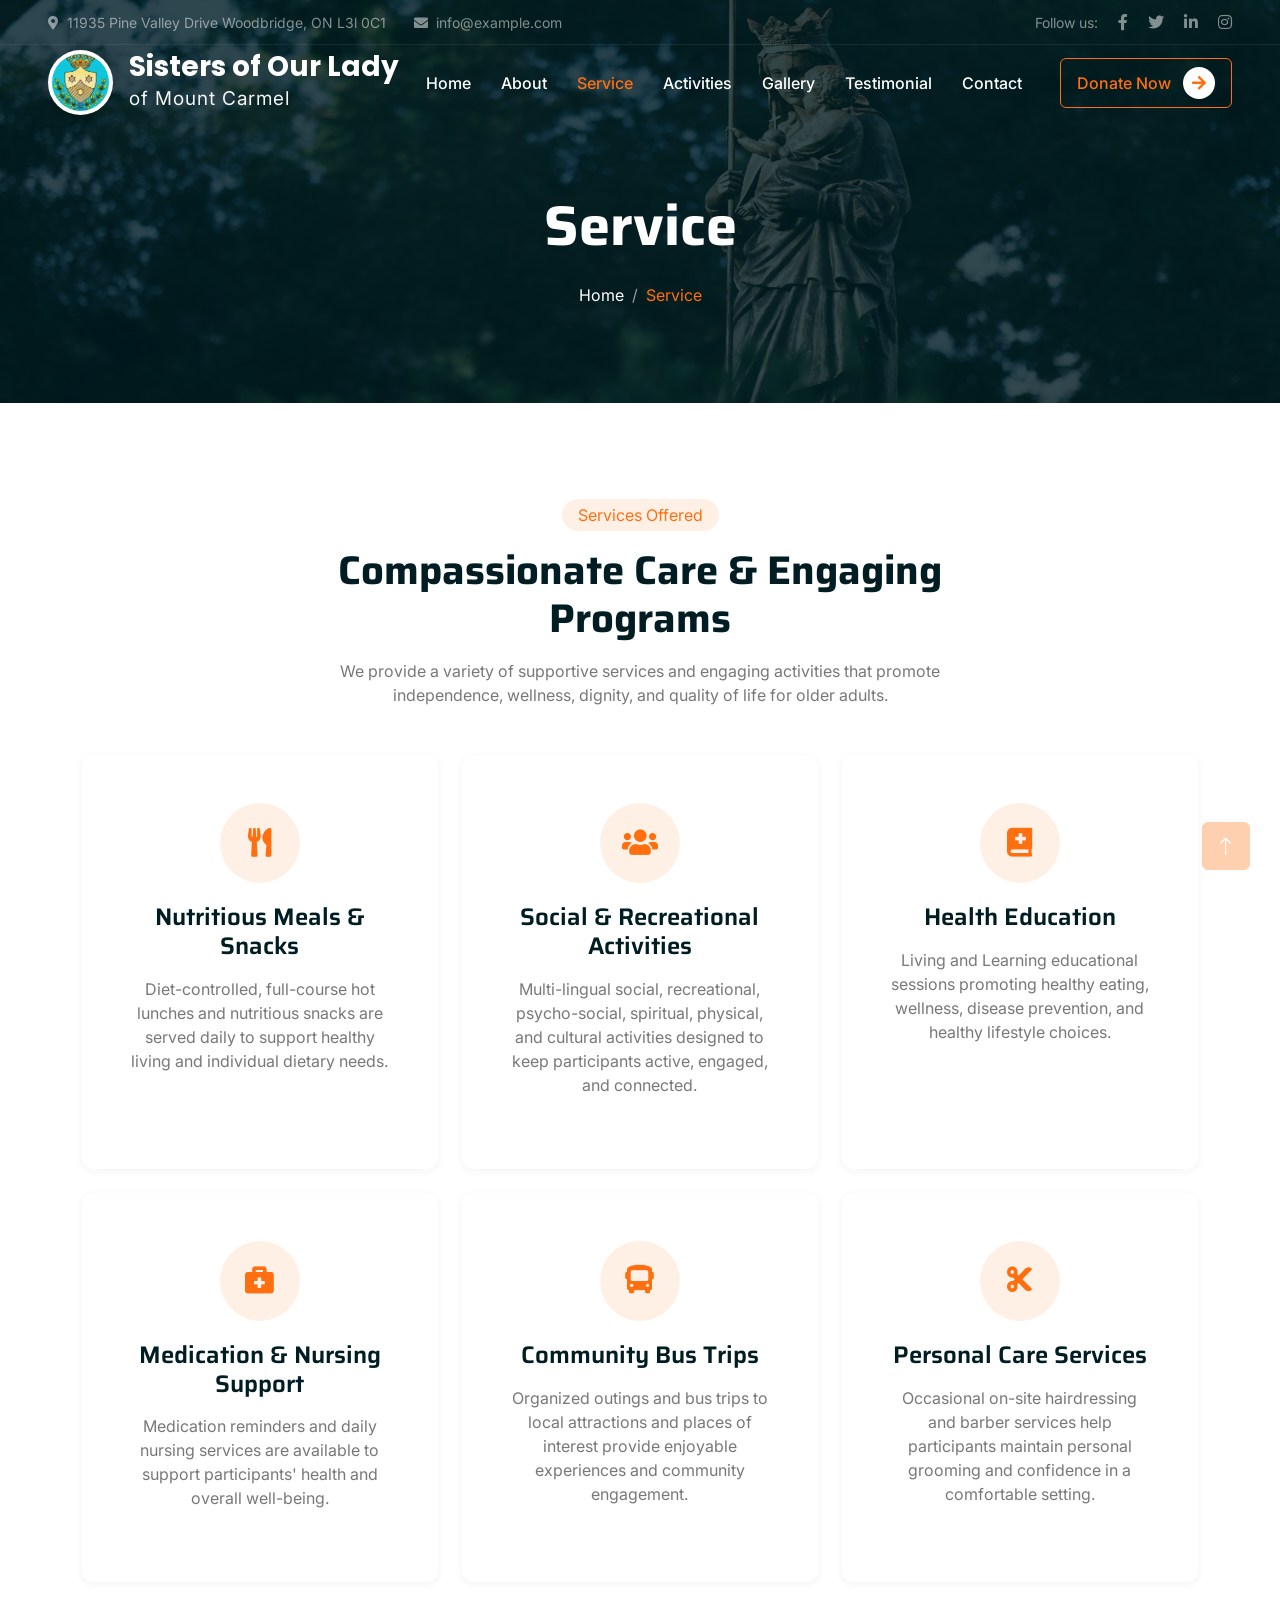
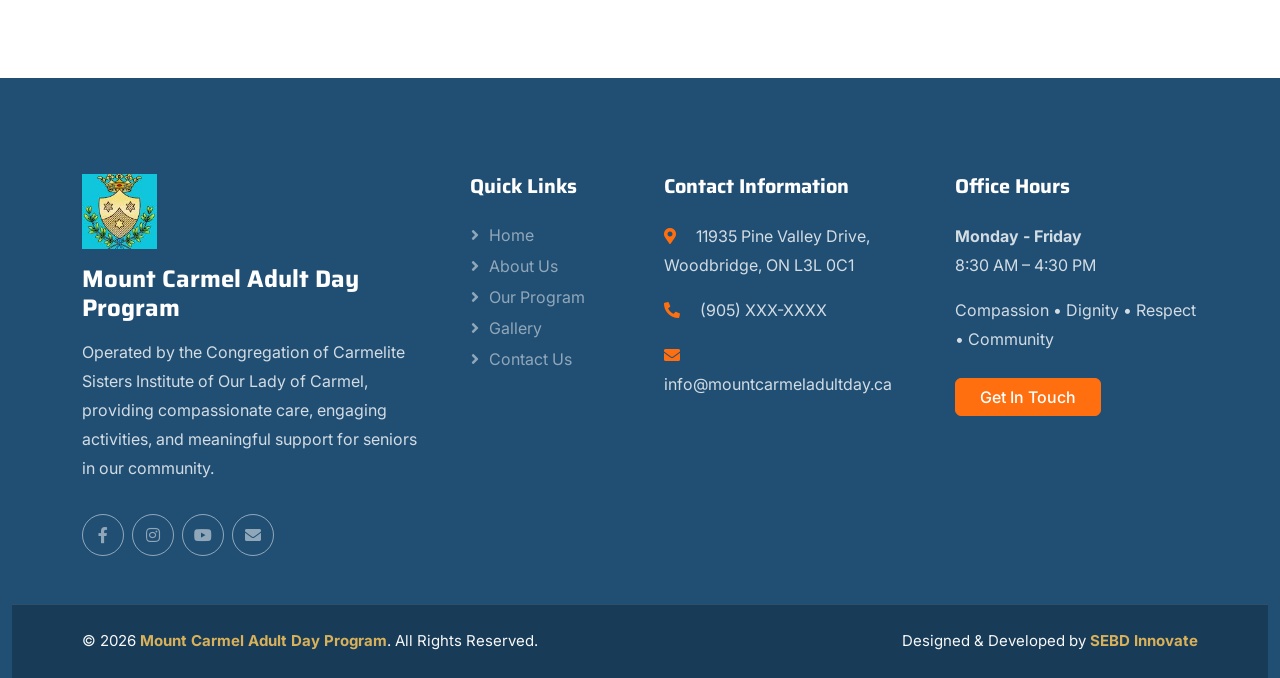
<file: service.html>
<!DOCTYPE html>
<html lang="en">

<head>
    <meta charset="utf-8">
    <title>Mount Carmel Adult Day Program</title>
    <meta content="width=device-width, initial-scale=1.0" name="viewport">
    <meta content="" name="keywords">
    <meta content="" name="description">

    <!-- Favicon -->
    <link href="img/favicon.ico" rel="icon">

    <!-- Google Web Fonts -->
    <link rel="preconnect" href="https://fonts.googleapis.com">
    <link rel="preconnect" href="https://fonts.gstatic.com" crossorigin>
    <link
        href="https://fonts.googleapis.com/css2?family=Inter:wght@400;500;600&family=Saira:wght@500;600;700&display=swap"
        rel="stylesheet">

    <!-- Icon Font Stylesheet -->
    <link href="https://cdnjs.cloudflare.com/ajax/libs/font-awesome/5.10.0/css/all.min.css" rel="stylesheet">
    <link href="https://cdn.jsdelivr.net/npm/bootstrap-icons@1.4.1/font/bootstrap-icons.css" rel="stylesheet">

    <!-- Libraries Stylesheet -->
    <link href="lib/animate/animate.min.css" rel="stylesheet">
    <link href="lib/owlcarousel/assets/owl.carousel.min.css" rel="stylesheet">

    <!-- Customized Bootstrap Stylesheet -->
    <link href="css/bootstrap.min.css" rel="stylesheet">

    <!-- Template Stylesheet -->
    <link href="css/style.css" rel="stylesheet">

    <style>
        /* ===== Service page icon styling ===== */
        .service-item {
            border-radius: 12px;
            transition: transform 0.3s ease, box-shadow 0.3s ease;
            box-shadow: 0 2px 10px rgba(0, 0, 0, 0.05);
        }

        .service-item:hover {
            transform: translateY(-6px);
            box-shadow: 0 10px 24px rgba(0, 0, 0, 0.1);
        }

        .service-item .icon-circle {
            width: 80px;
            height: 80px;
            border-radius: 50%;
            display: flex;
            align-items: center;
            justify-content: center;
            margin: 0 auto 20px;
            background: var(--bs-secondary, #f4e9d8);
            transition: background 0.3s ease, transform 0.3s ease;
        }

        .service-item .icon-circle i {
            font-size: 1.8rem;
            color: var(--bs-primary, #b08d57);
        }

        .service-item:hover .icon-circle {
            background: var(--bs-primary, #b08d57);
            transform: scale(1.08);
        }

        .service-item:hover .icon-circle i {
            color: #fff;
        }
    </style>
</head>

<body>
    <!-- Spinner Start -->
    <div id="spinner"
        class="show bg-white position-fixed translate-middle w-100 vh-100 top-50 start-50 d-flex align-items-center justify-content-center">
        <div class="spinner-grow text-primary" role="status"></div>
    </div>
    <!-- Spinner End -->
    <link
        href="https://fonts.googleapis.com/css2?family=Poppins:wght@400;500;600;700&family=Open+Sans:wght@400;500;600&display=swap"
        rel="stylesheet">


    <!-- Navbar Start -->
    <div class="container-fluid fixed-top px-0 wow fadeIn" data-wow-delay="0.1s">
        <div class="top-bar text-white-50 row gx-0 align-items-center d-none d-lg-flex">
            <div class="col-lg-6 px-5 text-start">
                <small><i class="fa fa-map-marker-alt me-2"></i>11935 Pine Valley Drive
                    Woodbridge, ON
                    L3l 0C1</small>
                <small class="ms-4"><i class="fa fa-envelope me-2"></i>info@example.com</small>
            </div>
            <div class="col-lg-6 px-5 text-end">
                <small>Follow us:</small>
                <a class="text-white-50 ms-3" href=""><i class="fab fa-facebook-f"></i></a>
                <a class="text-white-50 ms-3" href=""><i class="fab fa-twitter"></i></a>
                <a class="text-white-50 ms-3" href=""><i class="fab fa-linkedin-in"></i></a>
                <a class="text-white-50 ms-3" href=""><i class="fab fa-instagram"></i></a>
            </div>
        </div>

        <nav class="navbar navbar-expand-lg navbar-dark py-lg-0 px-lg-5 wow fadeIn" data-wow-delay="0.1s">
            <a href="index.html" class="navbar-brand d-flex align-items-center ms-4 ms-lg-0">

                <img src="./img/emblem colour.jpg" alt="Carmel Logo" class="navbar-logo">

                <div class="ms-3">
                    <h5 class="school-name mb-0">
                        Sisters of Our Lady
                    </h5>
                    <small class="school-subtitle">
                        of Mount Carmel
                    </small>
                </div>

            </a>
            <button type="button" class="navbar-toggler me-4" data-bs-toggle="collapse"
                data-bs-target="#navbarCollapse">
                <span class="navbar-toggler-icon"></span>
            </button>
            <div class="collapse navbar-collapse" id="navbarCollapse">
                <div class="navbar-nav ms-auto p-4 p-lg-0">
                    <a href="index.html" class="nav-item nav-link">Home</a>
                    <a href="about.html" class="nav-item nav-link">About</a>
                    <a href="service.html" class="nav-item nav-link active">Service</a>
                    <a href="causes.html" class="nav-item nav-link">Activities</a>
                    <a href="gallery.html" class="nav-item nav-link">Gallery</a>
                    <a href="testimonial.html" class="nav-item nav-link">Testimonial</a>
                    <div class="nav-item dropdown">
                        <!-- <a href="#" class="nav-link dropdown-toggle" data-bs-toggle="dropdown">Pages</a> -->
                        <div class="dropdown-menu m-0">
                            <a href="causes.html" class="dropdown-item">Activities</a>
                            <a href="donate.html" class="dropdown-item">Donate</a>
                            <!-- <a href="team.html" class="dropdown-item">Our Team</a> -->
                            <a href="testimonial.html" class="dropdown-item">Testimonial</a>
                            <!-- <a href="404.html" class="dropdown-item">404 Page</a> -->
                        </div>
                    </div>
                    <a href="contact.html" class="nav-item nav-link">Contact</a>
                </div>
                <div class="d-none d-lg-flex ms-2">
                    <a class="btn btn-outline-primary py-2 px-3" href="donate.html">
                        Donate Now
                        <div class="d-inline-flex btn-sm-square bg-white text-primary rounded-circle ms-2">
                            <i class="fa fa-arrow-right"></i>
                        </div>
                    </a>
                </div>
            </div>
        </nav>
    </div>
    <!-- Navbar End -->


    <!-- Page Header Start -->
    <div class="container-fluid page-header mb-5 wow fadeIn" data-wow-delay="0.1s">
        <div class="container text-center">
            <h1 class="display-4 text-white animated slideInDown mb-4">Service</h1>
            <nav aria-label="breadcrumb animated slideInDown">
                <ol class="breadcrumb justify-content-center mb-0">
                    <li class="breadcrumb-item"><a class="text-white" href="index.html">Home</a></li>
                    <li class="breadcrumb-item text-primary active" aria-current="page">Service</li>
                </ol>
            </nav>
        </div>
    </div>
    <!-- Page Header End -->


    <!-- Service Start -->
    <!-- Services Start -->
    <div class="container-xxl py-5">
        <div class="container">
            <div class="text-center mx-auto mb-5 wow fadeInUp" data-wow-delay="0.1s" style="max-width: 700px;">
                <div class="d-inline-block rounded-pill bg-secondary text-primary py-1 px-3 mb-3">
                    Services Offered
                </div>
                <h1 class="display-6 mb-3">Compassionate Care & Engaging Programs</h1>
                <p>
                    We provide a variety of supportive services and engaging activities that promote
                    independence, wellness, dignity, and quality of life for older adults.
                </p>
            </div>

            <div class="row g-4">

                <!-- Service 1: Nutritious Meals -->
                <div class="col-lg-4 col-md-6 wow fadeInUp" data-wow-delay="0.1s">
                    <div class="service-item bg-white text-center h-100 p-4 p-xl-5">
                        <div class="icon-circle">
                            <i class="fas fa-utensils"></i>
                        </div>
                        <h4 class="mb-3">Nutritious Meals & Snacks</h4>
                        <p class="mb-4">
                            Diet-controlled, full-course hot lunches and nutritious snacks are
                            served daily to support healthy living and individual dietary needs.
                        </p>
                    </div>
                </div>

                <!-- Service 2: Social & Recreational Activities -->
                <div class="col-lg-4 col-md-6 wow fadeInUp" data-wow-delay="0.2s">
                    <div class="service-item bg-white text-center h-100 p-4 p-xl-5">
                        <div class="icon-circle">
                            <i class="fas fa-users"></i>
                        </div>
                        <h4 class="mb-3">Social & Recreational Activities</h4>
                        <p class="mb-4">
                            Multi-lingual social, recreational, psycho-social, spiritual,
                            physical, and cultural activities designed to keep participants
                            active, engaged, and connected.
                        </p>
                    </div>
                </div>

                <!-- Service 3: Health Education -->
                <div class="col-lg-4 col-md-6 wow fadeInUp" data-wow-delay="0.3s">
                    <div class="service-item bg-white text-center h-100 p-4 p-xl-5">
                        <div class="icon-circle">
                            <i class="fas fa-book-medical"></i>
                        </div>
                        <h4 class="mb-3">Health Education</h4>
                        <p class="mb-4">
                            Living and Learning educational sessions promoting healthy eating,
                            wellness, disease prevention, and healthy lifestyle choices.
                        </p>
                    </div>
                </div>

                <!-- Service 4: Medication & Nursing Support -->
                <div class="col-lg-4 col-md-6 wow fadeInUp" data-wow-delay="0.4s">
                    <div class="service-item bg-white text-center h-100 p-4 p-xl-5">
                        <div class="icon-circle">
                            <i class="fas fa-briefcase-medical"></i>
                        </div>
                        <h4 class="mb-3">Medication & Nursing Support</h4>
                        <p class="mb-4">
                            Medication reminders and daily nursing services are available to
                            support participants' health and overall well-being.
                        </p>
                    </div>
                </div>

                <!-- Service 5: Community Bus Trips -->
                <div class="col-lg-4 col-md-6 wow fadeInUp" data-wow-delay="0.5s">
                    <div class="service-item bg-white text-center h-100 p-4 p-xl-5">
                        <div class="icon-circle">
                            <i class="fas fa-bus"></i>
                        </div>
                        <h4 class="mb-3">Community Bus Trips</h4>
                        <p class="mb-4">
                            Organized outings and bus trips to local attractions and places of
                            interest provide enjoyable experiences and community engagement.
                        </p>
                    </div>
                </div>

                <!-- Service 6: Personal Care Services -->
                <div class="col-lg-4 col-md-6 wow fadeInUp" data-wow-delay="0.6s">
                    <div class="service-item bg-white text-center h-100 p-4 p-xl-5">
                        <div class="icon-circle">
                            <i class="fas fa-cut"></i>
                        </div>
                        <h4 class="mb-3">Personal Care Services</h4>
                        <p class="mb-4">
                            Occasional on-site hairdressing and barber services help participants
                            maintain personal grooming and confidence in a comfortable setting.
                        </p>
                    </div>
                </div>

            </div>
        </div>
    </div>
    <!-- Services End -->
    <!-- Service End -->


    <!-- Footer Start -->
    <div class="container-fluid footer text-light mt-5 pt-5 wow fadeIn" data-wow-delay="0.1s">

        <div class="container py-5">

            <div class="row g-5">

                <!-- About -->
                <div class="col-lg-4 col-md-6">

                    <img src="img/emblem colour.jpg" alt="Mount Carmel Logo" width="75" class="mb-3">

                    <h4 class="text-white mb-3">
                        Mount Carmel Adult Day Program
                    </h4>

                    <p>
                        Operated by the Congregation of Carmelite Sisters Institute of
                        Our Lady of Carmel, providing compassionate care, engaging
                        activities, and meaningful support for seniors in our community.
                    </p>

                    <div class="d-flex pt-3">

                        <a class="btn btn-square me-2" href="#">
                            <i class="fab fa-facebook-f"></i>
                        </a>

                        <a class="btn btn-square me-2" href="#">
                            <i class="fab fa-instagram"></i>
                        </a>

                        <a class="btn btn-square me-2" href="#">
                            <i class="fab fa-youtube"></i>
                        </a>

                        <a class="btn btn-square" href="#">
                            <i class="fas fa-envelope"></i>
                        </a>

                    </div>

                </div>

                <!-- Quick Links -->
                <div class="col-lg-2 col-md-6">

                    <h5 class="text-white mb-4">
                        Quick Links
                    </h5>

                    <a class="btn btn-link" href="index.html">Home</a>
                    <a class="btn btn-link" href="about.html">About Us</a>
                    <a class="btn btn-link" href="program.html">Our Program</a>
                    <a class="btn btn-link" href="gallery.html">Gallery</a>
                    <a class="btn btn-link" href="contact.html">Contact Us</a>

                </div>

                <!-- Contact -->
                <div class="col-lg-3 col-md-6">

                    <h5 class="text-white mb-4">
                        Contact Information
                    </h5>

                    <p>
                        <i class="fa fa-map-marker-alt me-3 text-primary"></i>
                        11935 Pine Valley Drive,<br>
                        Woodbridge, ON L3L 0C1
                    </p>

                    <p>
                        <i class="fa fa-phone-alt me-3 text-primary"></i>
                        (905) XXX-XXXX
                    </p>

                    <p>
                        <i class="fa fa-envelope me-3 text-primary"></i>
                        info@mountcarmeladultday.ca
                    </p>

                </div>

                <!-- Office Hours -->
                <div class="col-lg-3 col-md-6">

                    <h5 class="text-white mb-4">
                        Office Hours
                    </h5>

                    <p>
                        <strong>Monday - Friday</strong><br>
                        8:30 AM – 4:30 PM
                    </p>

                    <p>
                        Compassion • Dignity • Respect • Community
                    </p>

                    <a href="contact.html" class="btn btn-primary mt-2 px-4">
                        Get In Touch
                    </a>

                </div>

            </div>

        </div>

        <!-- Copyright -->

        <div class="container-fluid copyright">

            <div class="container">

                <div class="row">

                    <div class="col-md-6 text-center text-md-start">

                        © 2026 <strong>Mount Carmel Adult Day Program</strong>.
                        All Rights Reserved.

                    </div>

                    <div class="col-md-6 text-center text-md-end">

                        Designed & Developed by
                        <strong>SEBD Innovate</strong>

                    </div>

                </div>

            </div>

        </div>

    </div>
    <!-- Footer End -->


    <!-- Back to Top -->
    <a href="#" class="btn btn-lg btn-primary btn-lg-square back-to-top"><i class="bi bi-arrow-up"></i></a>


    <!-- JavaScript Libraries -->
    <script src="https://code.jquery.com/jquery-3.4.1.min.js"></script>
    <script src="https://cdn.jsdelivr.net/npm/bootstrap@5.0.0/dist/js/bootstrap.bundle.min.js"></script>
    <script src="lib/wow/wow.min.js"></script>
    <script src="lib/easing/easing.min.js"></script>
    <script src="lib/waypoints/waypoints.min.js"></script>
    <script src="lib/owlcarousel/owl.carousel.min.js"></script>
    <script src="lib/parallax/parallax.min.js"></script>

    <!-- Template Javascript -->
    <script src="js/main.js"></script>
</body>

</html>
</file>
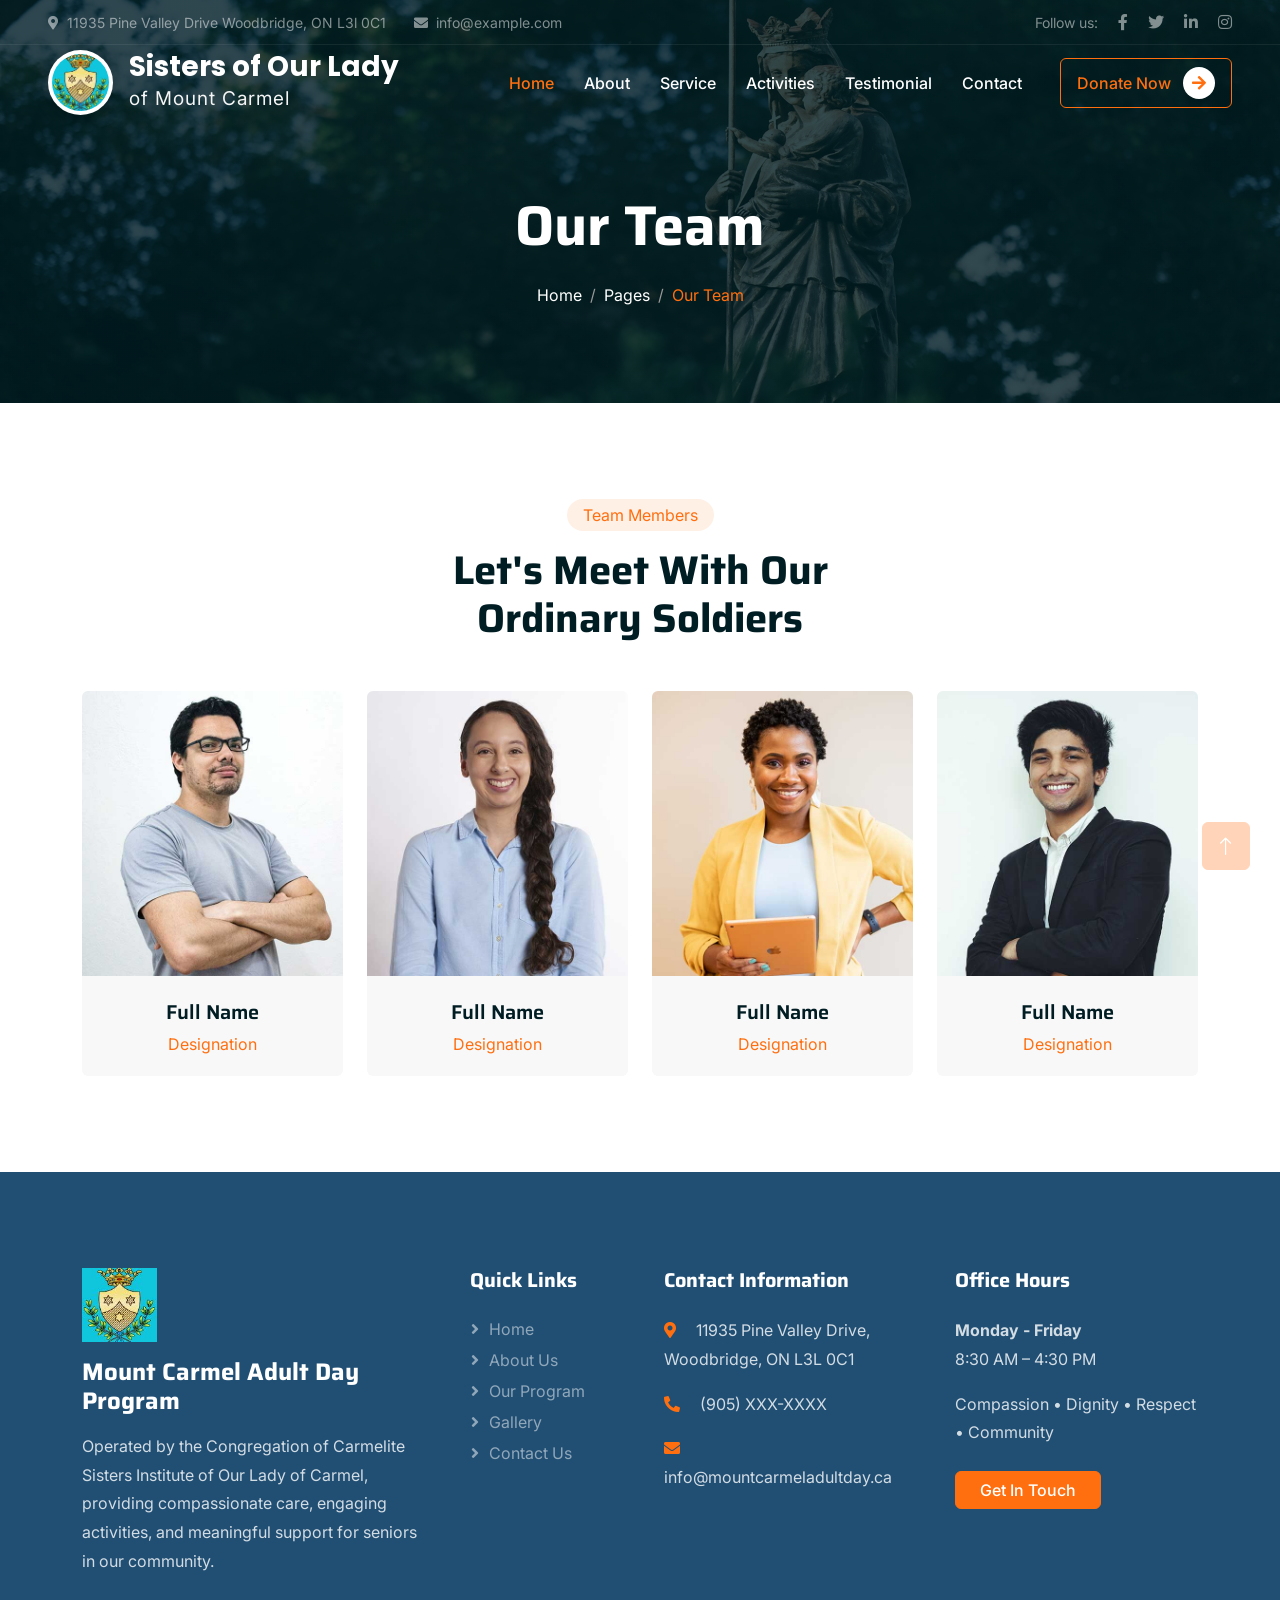
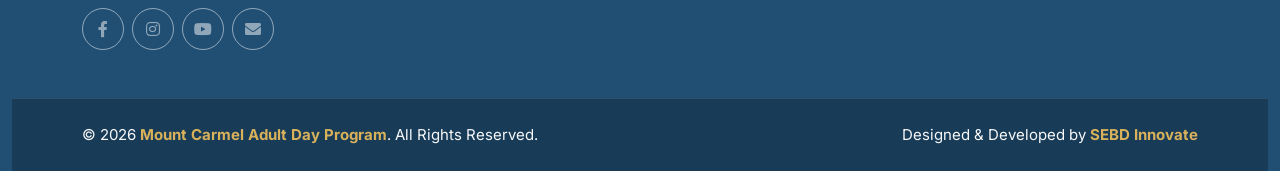
<file: team.html>
<!DOCTYPE html>
<html lang="en">

<head>
    <meta charset="utf-8">
    <title>Mount Carmel Adult Day Program</title>
    <meta content="width=device-width, initial-scale=1.0" name="viewport">
    <meta content="" name="keywords">
    <meta content="" name="description">

    <!-- Favicon -->
    <link href="img/favicon.ico" rel="icon">

    <!-- Google Web Fonts -->
    <link rel="preconnect" href="https://fonts.googleapis.com">
    <link rel="preconnect" href="https://fonts.gstatic.com" crossorigin>
    <link href="https://fonts.googleapis.com/css2?family=Inter:wght@400;500;600&family=Saira:wght@500;600;700&display=swap" rel="stylesheet"> 

    <!-- Icon Font Stylesheet -->
    <link href="https://cdnjs.cloudflare.com/ajax/libs/font-awesome/5.10.0/css/all.min.css" rel="stylesheet">
    <link href="https://cdn.jsdelivr.net/npm/bootstrap-icons@1.4.1/font/bootstrap-icons.css" rel="stylesheet">

    <!-- Libraries Stylesheet -->
    <link href="lib/animate/animate.min.css" rel="stylesheet">
    <link href="lib/owlcarousel/assets/owl.carousel.min.css" rel="stylesheet">

    <!-- Customized Bootstrap Stylesheet -->
    <link href="css/bootstrap.min.css" rel="stylesheet">

    <!-- Template Stylesheet -->
    <link href="css/style.css" rel="stylesheet">
</head>

<body>
    <!-- Spinner Start -->
    <div id="spinner" class="show bg-white position-fixed translate-middle w-100 vh-100 top-50 start-50 d-flex align-items-center justify-content-center">
        <div class="spinner-grow text-primary" role="status"></div>
    </div>
    <!-- Spinner End -->
     <link href="https://fonts.googleapis.com/css2?family=Poppins:wght@400;500;600;700&family=Open+Sans:wght@400;500;600&display=swap" rel="stylesheet">


    <!-- Navbar Start -->
    <div class="container-fluid fixed-top px-0 wow fadeIn" data-wow-delay="0.1s">
        <div class="top-bar text-white-50 row gx-0 align-items-center d-none d-lg-flex">
            <div class="col-lg-6 px-5 text-start">
                <small><i class="fa fa-map-marker-alt me-2"></i>11935 Pine Valley Drive
Woodbridge, ON
L3l 0C1</small>
                <small class="ms-4"><i class="fa fa-envelope me-2"></i>info@example.com</small>
            </div>
            <div class="col-lg-6 px-5 text-end">
                <small>Follow us:</small>
                <a class="text-white-50 ms-3" href=""><i class="fab fa-facebook-f"></i></a>
                <a class="text-white-50 ms-3" href=""><i class="fab fa-twitter"></i></a>
                <a class="text-white-50 ms-3" href=""><i class="fab fa-linkedin-in"></i></a>
                <a class="text-white-50 ms-3" href=""><i class="fab fa-instagram"></i></a>
            </div>
        </div>

        <nav class="navbar navbar-expand-lg navbar-dark py-lg-0 px-lg-5 wow fadeIn" data-wow-delay="0.1s">
            <a href="index.html" class="navbar-brand d-flex align-items-center ms-4 ms-lg-0">

    <img src="./img/emblem colour.jpg" alt="Carmel Logo" class="navbar-logo">

    <div class="ms-3">
        <h5 class="school-name mb-0">
            Sisters of Our Lady
        </h5>
        <small class="school-subtitle">
            of Mount Carmel
        </small>
    </div>

</a>
           <button type="button" class="navbar-toggler me-4" data-bs-toggle="collapse" data-bs-target="#navbarCollapse">
                <span class="navbar-toggler-icon"></span>
            </button>
            <div class="collapse navbar-collapse" id="navbarCollapse">
                <div class="navbar-nav ms-auto p-4 p-lg-0">
                    <a href="index.html" class="nav-item nav-link active">Home</a>
                    <a href="about.html" class="nav-item nav-link">About</a>
                    <a href="service.html" class="nav-item nav-link">Service</a>
                          <a href="causes.html" class="nav-item nav-link">Activities</a>
                                <a href="testimonial.html" class="nav-item nav-link">Testimonial</a>
                    <div class="nav-item dropdown">
                        <!-- <a href="#" class="nav-link dropdown-toggle" data-bs-toggle="dropdown">Pages</a> -->
                        <div class="dropdown-menu m-0">
                            <a href="causes.html" class="dropdown-item">Activities</a>
                            <a href="donate.html" class="dropdown-item">Donate</a>
                            <!-- <a href="team.html" class="dropdown-item">Our Team</a> -->
                            <a href="testimonial.html" class="dropdown-item">Testimonial</a>
                            <!-- <a href="404.html" class="dropdown-item">404 Page</a> -->
                        </div>
                    </div>
                    <a href="contact.html" class="nav-item nav-link">Contact</a>
                </div>
                <div class="d-none d-lg-flex ms-2">
                    <a class="btn btn-outline-primary py-2 px-3" href="donate.html">
                        Donate Now
                        <div class="d-inline-flex btn-sm-square bg-white text-primary rounded-circle ms-2">
                            <i class="fa fa-arrow-right"></i>
                        </div>
                    </a>
                </div>
            </div>
        </nav>
    </div>
    <!-- Navbar End -->


    <!-- Page Header Start -->
    <div class="container-fluid page-header mb-5 wow fadeIn" data-wow-delay="0.1s">
        <div class="container text-center">
            <h1 class="display-4 text-white animated slideInDown mb-4">Our Team</h1>
            <nav aria-label="breadcrumb animated slideInDown">
                <ol class="breadcrumb justify-content-center mb-0">
                    <li class="breadcrumb-item"><a class="text-white" href="#">Home</a></li>
                    <li class="breadcrumb-item"><a class="text-white" href="#">Pages</a></li>
                    <li class="breadcrumb-item text-primary active" aria-current="page">Our Team</li>
                </ol>
            </nav>
        </div>
    </div>
    <!-- Page Header End -->


    <!-- Team Start -->
    <div class="container-xxl py-5">
        <div class="container">
            <div class="text-center mx-auto mb-5 wow fadeInUp" data-wow-delay="0.1s" style="max-width: 500px;">
                <div class="d-inline-block rounded-pill bg-secondary text-primary py-1 px-3 mb-3">Team Members</div>
                <h1 class="display-6 mb-5">Let's Meet With Our Ordinary Soldiers</h1>
            </div>
            <div class="row g-4">
                <div class="col-lg-3 col-md-6 wow fadeInUp" data-wow-delay="0.1s">
                    <div class="team-item position-relative rounded overflow-hidden">
                        <div class="overflow-hidden">
                            <img class="img-fluid" src="img/team-1.jpg" alt="">
                        </div>
                        <div class="team-text bg-light text-center p-4">
                            <h5>Full Name</h5>
                            <p class="text-primary">Designation</p>
                            <div class="team-social text-center">
                                <a class="btn btn-square" href=""><i class="fab fa-facebook-f"></i></a>
                                <a class="btn btn-square" href=""><i class="fab fa-twitter"></i></a>
                                <a class="btn btn-square" href=""><i class="fab fa-instagram"></i></a>
                            </div>
                        </div>
                    </div>
                </div>
                <div class="col-lg-3 col-md-6 wow fadeInUp" data-wow-delay="0.3s">
                    <div class="team-item position-relative rounded overflow-hidden">
                        <div class="overflow-hidden">
                            <img class="img-fluid" src="img/team-2.jpg" alt="">
                        </div>
                        <div class="team-text bg-light text-center p-4">
                            <h5>Full Name</h5>
                            <p class="text-primary">Designation</p>
                            <div class="team-social text-center">
                                <a class="btn btn-square" href=""><i class="fab fa-facebook-f"></i></a>
                                <a class="btn btn-square" href=""><i class="fab fa-twitter"></i></a>
                                <a class="btn btn-square" href=""><i class="fab fa-instagram"></i></a>
                            </div>
                        </div>
                    </div>
                </div>
                <div class="col-lg-3 col-md-6 wow fadeInUp" data-wow-delay="0.5s">
                    <div class="team-item position-relative rounded overflow-hidden">
                        <div class="overflow-hidden">
                            <img class="img-fluid" src="img/team-3.jpg" alt="">
                        </div>
                        <div class="team-text bg-light text-center p-4">
                            <h5>Full Name</h5>
                            <p class="text-primary">Designation</p>
                            <div class="team-social text-center">
                                <a class="btn btn-square" href=""><i class="fab fa-facebook-f"></i></a>
                                <a class="btn btn-square" href=""><i class="fab fa-twitter"></i></a>
                                <a class="btn btn-square" href=""><i class="fab fa-instagram"></i></a>
                            </div>
                        </div>
                    </div>
                </div>
                <div class="col-lg-3 col-md-6 wow fadeInUp" data-wow-delay="0.7s">
                    <div class="team-item position-relative rounded overflow-hidden">
                        <div class="overflow-hidden">
                            <img class="img-fluid" src="img/team-4.jpg" alt="">
                        </div>
                        <div class="team-text bg-light text-center p-4">
                            <h5>Full Name</h5>
                            <p class="text-primary">Designation</p>
                            <div class="team-social text-center">
                                <a class="btn btn-square" href=""><i class="fab fa-facebook-f"></i></a>
                                <a class="btn btn-square" href=""><i class="fab fa-twitter"></i></a>
                                <a class="btn btn-square" href=""><i class="fab fa-instagram"></i></a>
                            </div>
                        </div>
                    </div>
                </div>
            </div>
        </div>
    </div>
    <!-- Team End -->


    <!-- Footer Start -->
   <div class="container-fluid footer text-light mt-5 pt-5 wow fadeIn" data-wow-delay="0.1s">

    <div class="container py-5">

        <div class="row g-5">

            <!-- About -->
            <div class="col-lg-4 col-md-6">

                <img src="img/emblem colour.jpg" alt="Mount Carmel Logo" width="75" class="mb-3">

                <h4 class="text-white mb-3">
                    Mount Carmel Adult Day Program
                </h4>

                <p>
                    Operated by the Congregation of Carmelite Sisters Institute of
                    Our Lady of Carmel, providing compassionate care, engaging
                    activities, and meaningful support for seniors in our community.
                </p>

                <div class="d-flex pt-3">

                    <a class="btn btn-square me-2" href="#">
                        <i class="fab fa-facebook-f"></i>
                    </a>

                    <a class="btn btn-square me-2" href="#">
                        <i class="fab fa-instagram"></i>
                    </a>

                    <a class="btn btn-square me-2" href="#">
                        <i class="fab fa-youtube"></i>
                    </a>

                    <a class="btn btn-square" href="#">
                        <i class="fas fa-envelope"></i>
                    </a>

                </div>

            </div>

            <!-- Quick Links -->
            <div class="col-lg-2 col-md-6">

                <h5 class="text-white mb-4">
                    Quick Links
                </h5>

                <a class="btn btn-link" href="index.html">Home</a>
                <a class="btn btn-link" href="about.html">About Us</a>
                <a class="btn btn-link" href="program.html">Our Program</a>
                <a class="btn btn-link" href="gallery.html">Gallery</a>
                <a class="btn btn-link" href="contact.html">Contact Us</a>

            </div>

            <!-- Contact -->
            <div class="col-lg-3 col-md-6">

                <h5 class="text-white mb-4">
                    Contact Information
                </h5>

                <p>
                    <i class="fa fa-map-marker-alt me-3 text-primary"></i>
                    11935 Pine Valley Drive,<br>
                    Woodbridge, ON L3L 0C1
                </p>

                <p>
                    <i class="fa fa-phone-alt me-3 text-primary"></i>
                    (905) XXX-XXXX
                </p>

                <p>
                    <i class="fa fa-envelope me-3 text-primary"></i>
                    info@mountcarmeladultday.ca
                </p>

            </div>

            <!-- Office Hours -->
            <div class="col-lg-3 col-md-6">

                <h5 class="text-white mb-4">
                    Office Hours
                </h5>

                <p>
                    <strong>Monday - Friday</strong><br>
                    8:30 AM – 4:30 PM
                </p>

                <p>
                    Compassion • Dignity • Respect • Community
                </p>

                <a href="contact.html" class="btn btn-primary mt-2 px-4">
                    Get In Touch
                </a>

            </div>

        </div>

    </div>

    <!-- Copyright -->

    <div class="container-fluid copyright">

        <div class="container">

            <div class="row">

                <div class="col-md-6 text-center text-md-start">

                    © 2026 <strong>Mount Carmel Adult Day Program</strong>.
                    All Rights Reserved.

                </div>

                <div class="col-md-6 text-center text-md-end">

                    Designed & Developed by
                    <strong>SEBD Innovate</strong>

                </div>

            </div>

        </div>

    </div>

</div>
    <!-- Footer End -->


    <!-- Back to Top -->
    <a href="#" class="btn btn-lg btn-primary btn-lg-square back-to-top"><i class="bi bi-arrow-up"></i></a>


    <!-- JavaScript Libraries -->
    <script src="https://code.jquery.com/jquery-3.4.1.min.js"></script>
    <script src="https://cdn.jsdelivr.net/npm/bootstrap@5.0.0/dist/js/bootstrap.bundle.min.js"></script>
    <script src="lib/wow/wow.min.js"></script>
    <script src="lib/easing/easing.min.js"></script>
    <script src="lib/waypoints/waypoints.min.js"></script>
    <script src="lib/owlcarousel/owl.carousel.min.js"></script>
    <script src="lib/parallax/parallax.min.js"></script>

    <!-- Template Javascript -->
    <script src="js/main.js"></script>
</body>

</html>
</file>
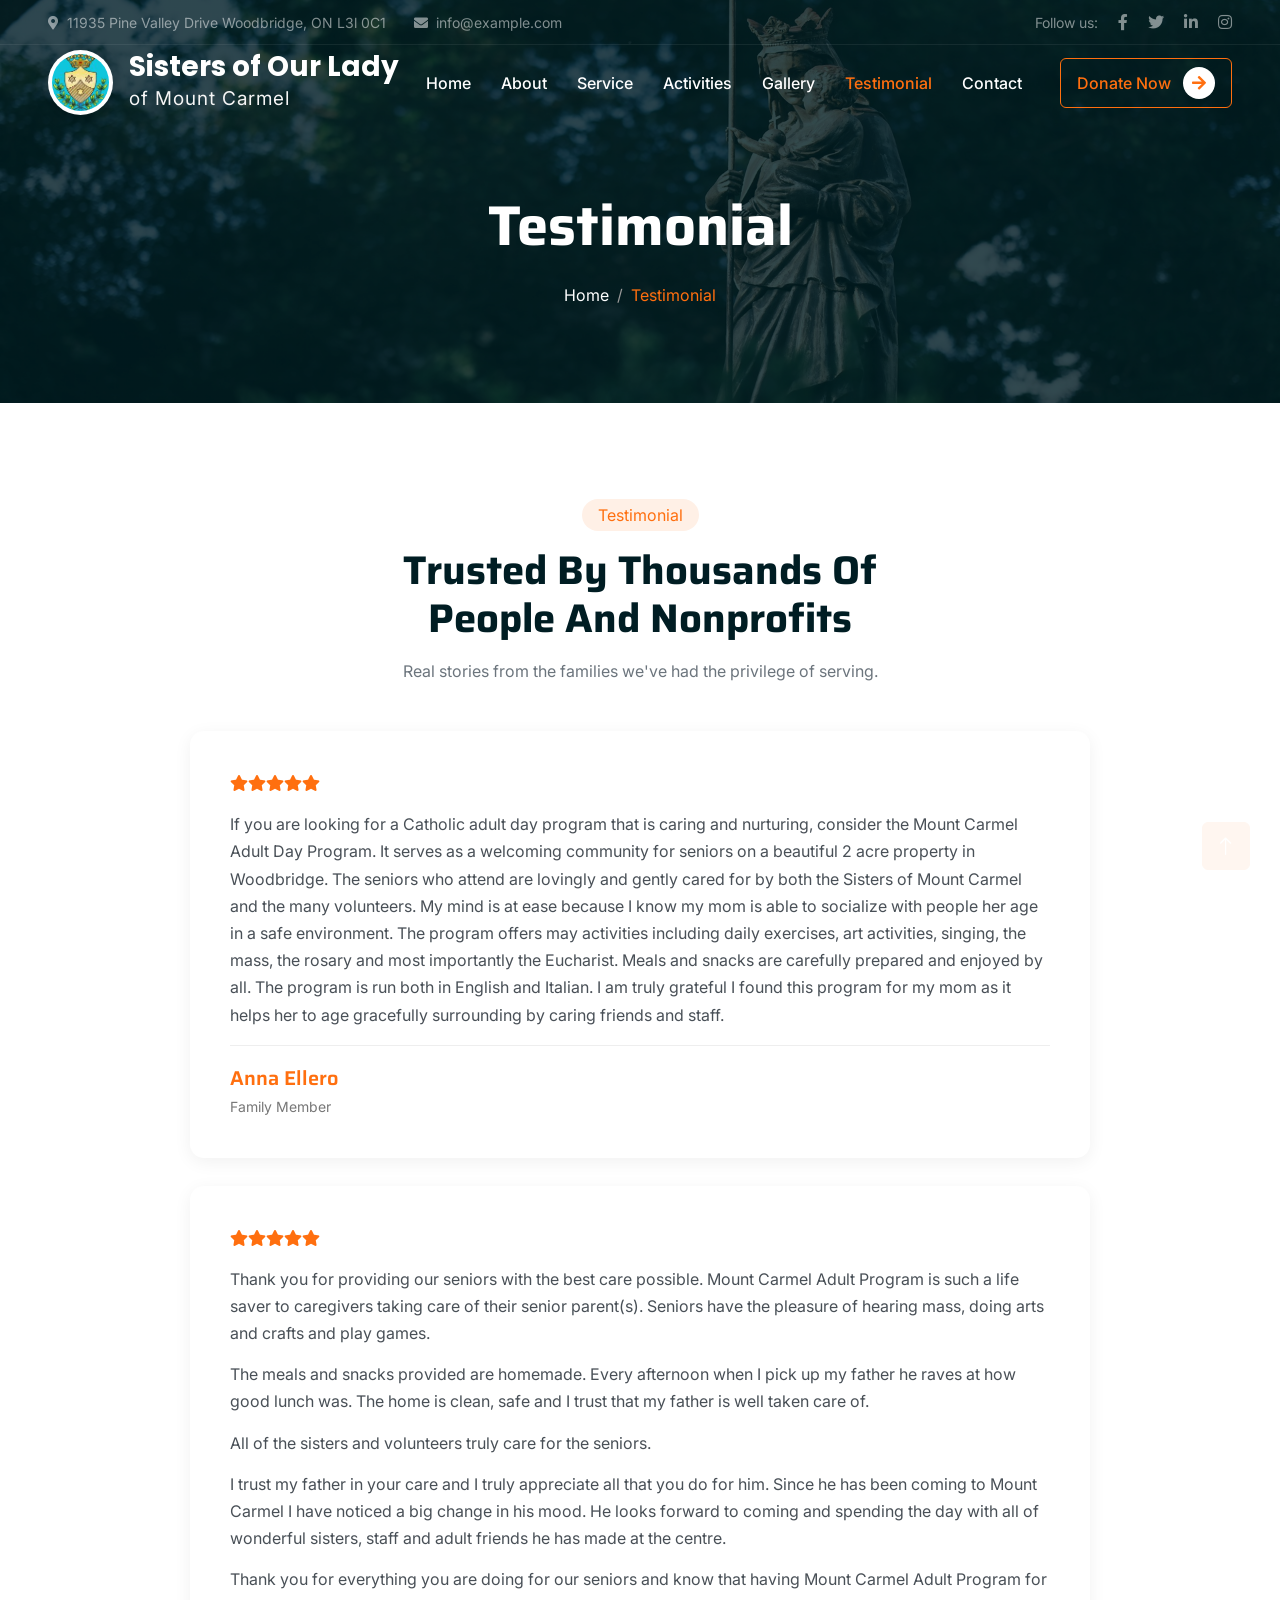
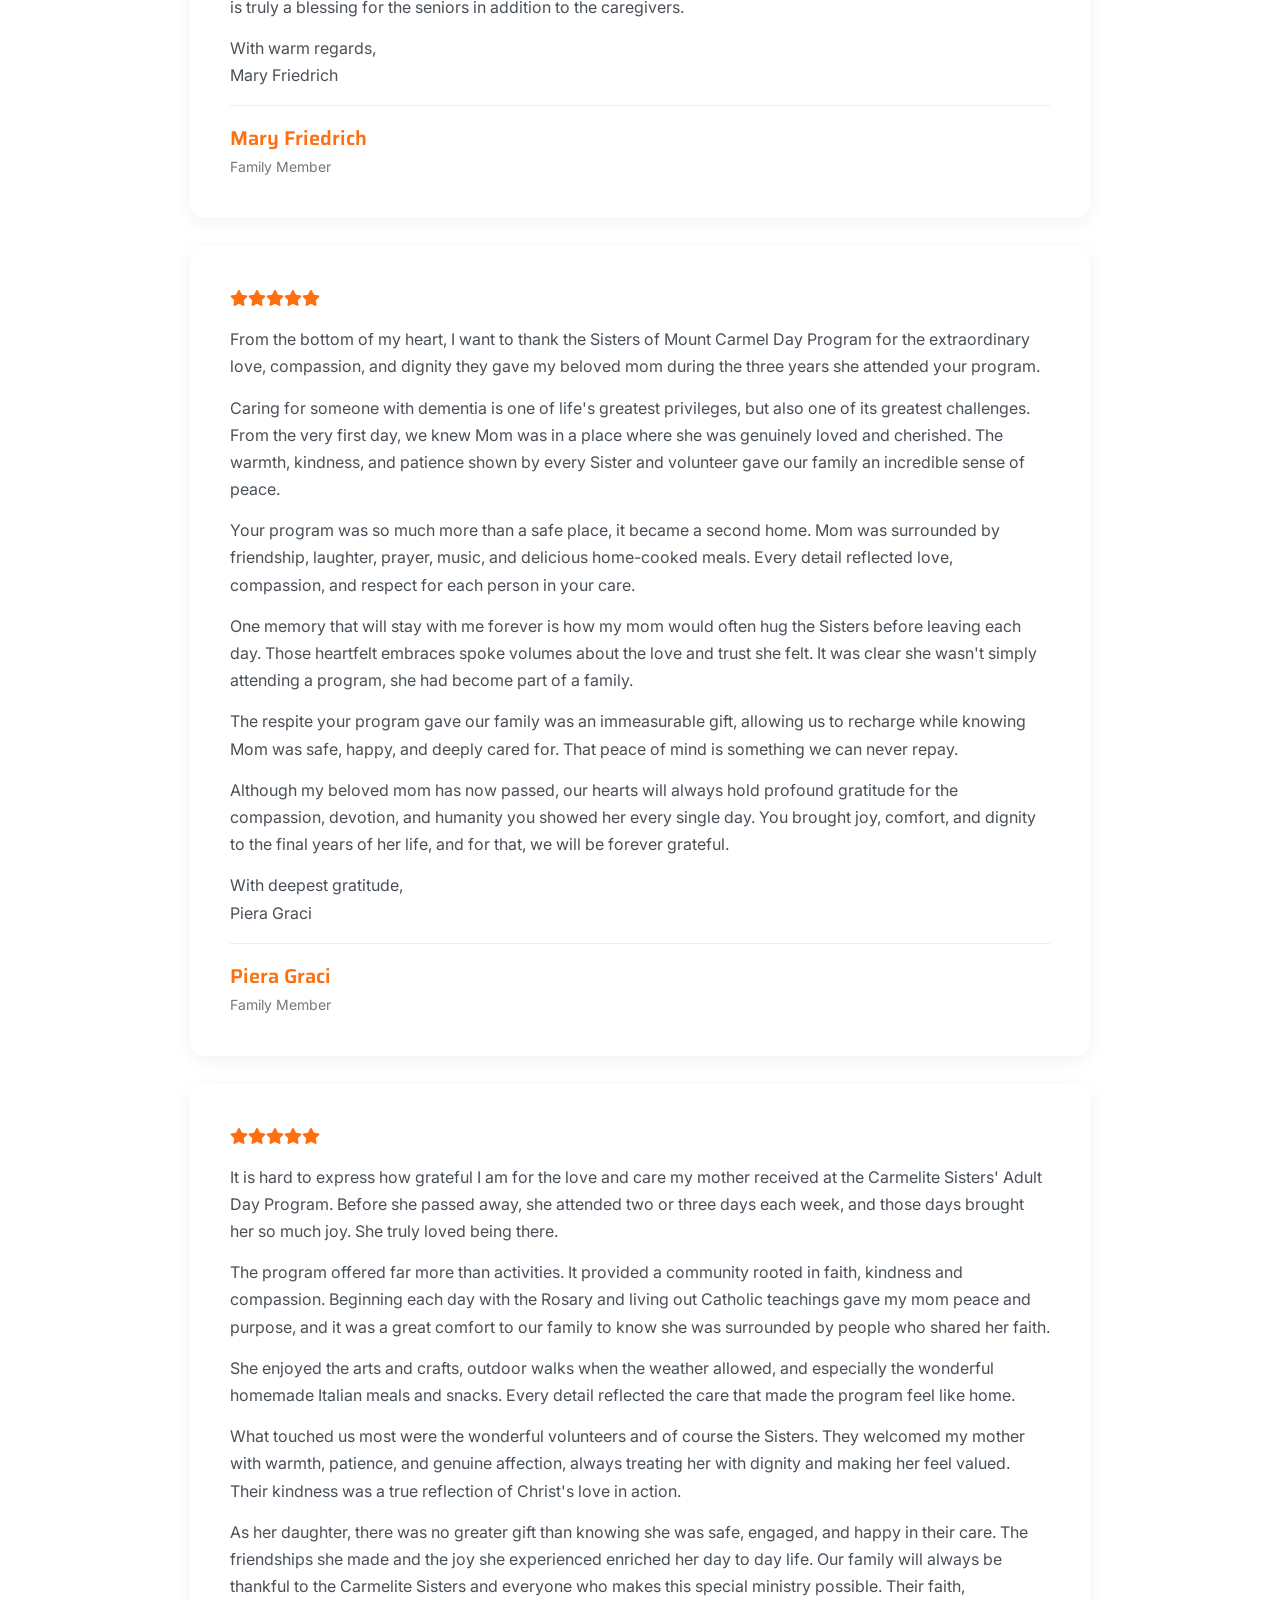
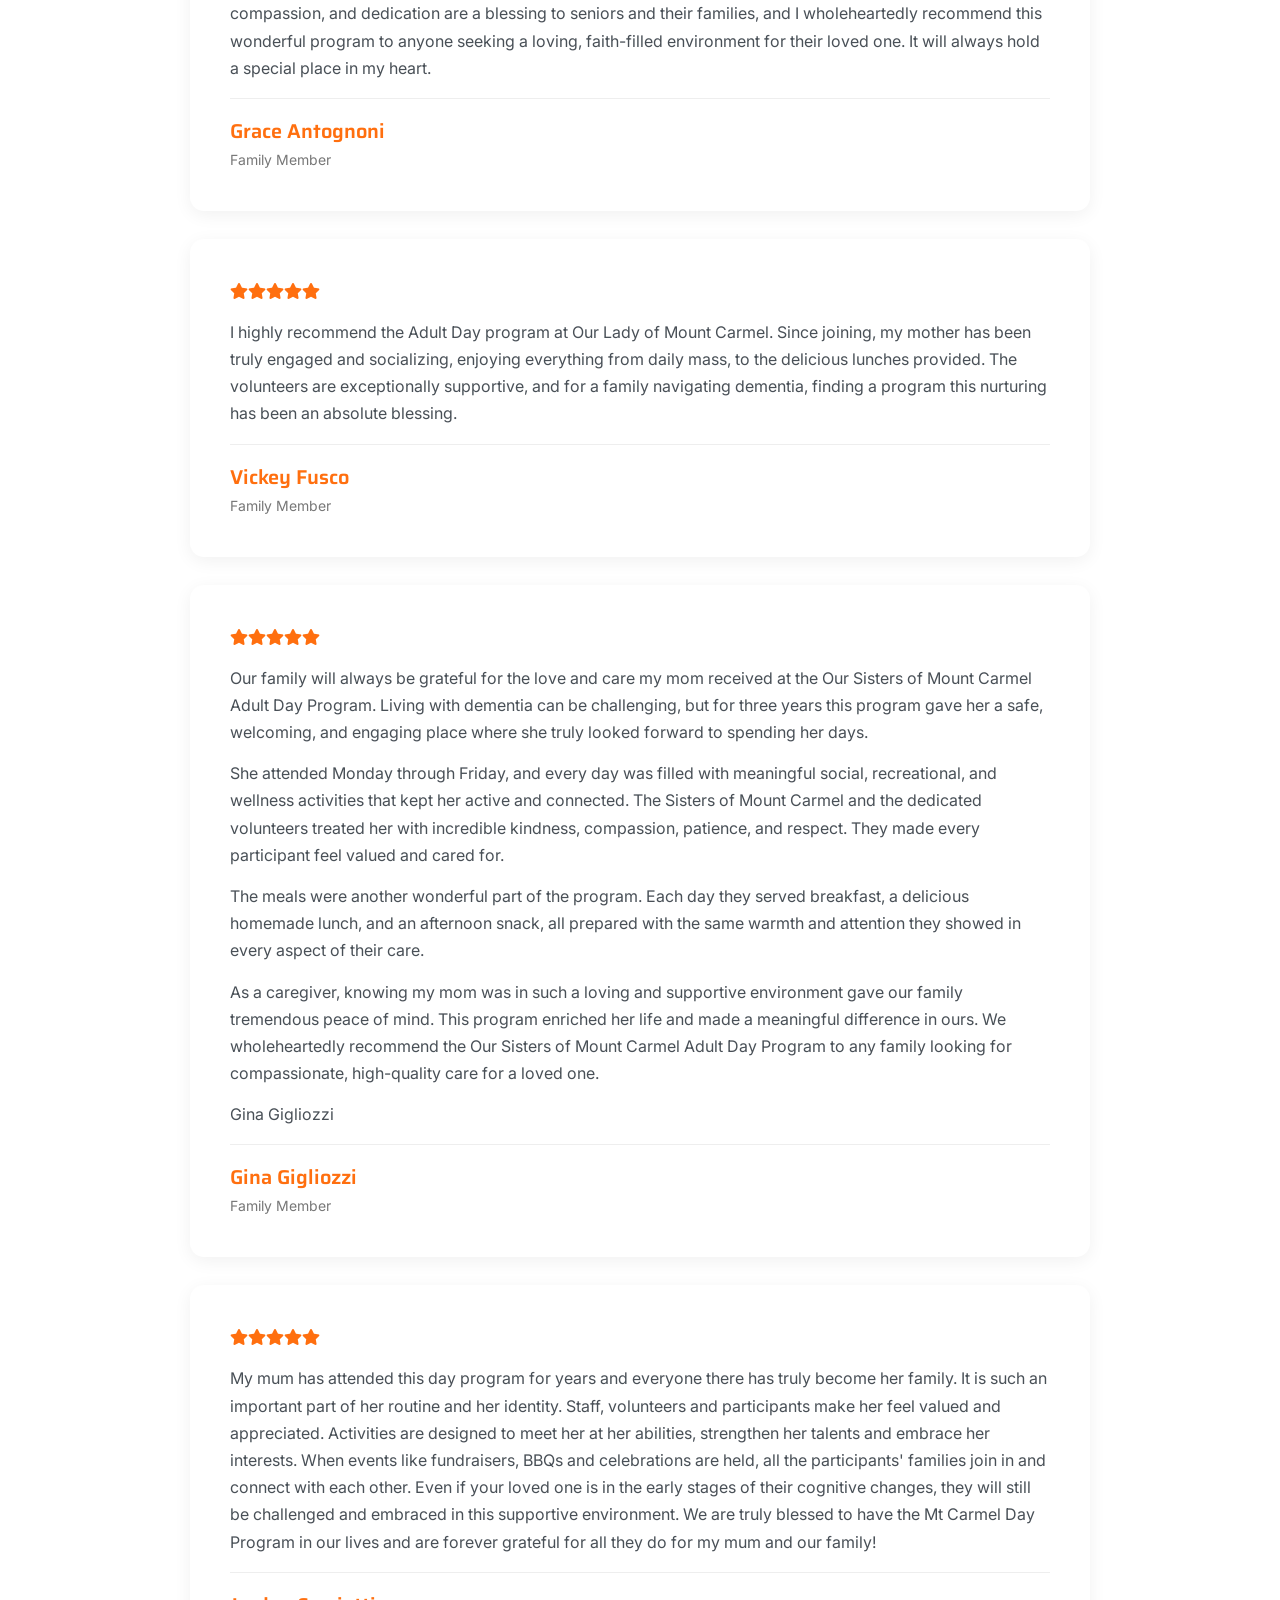
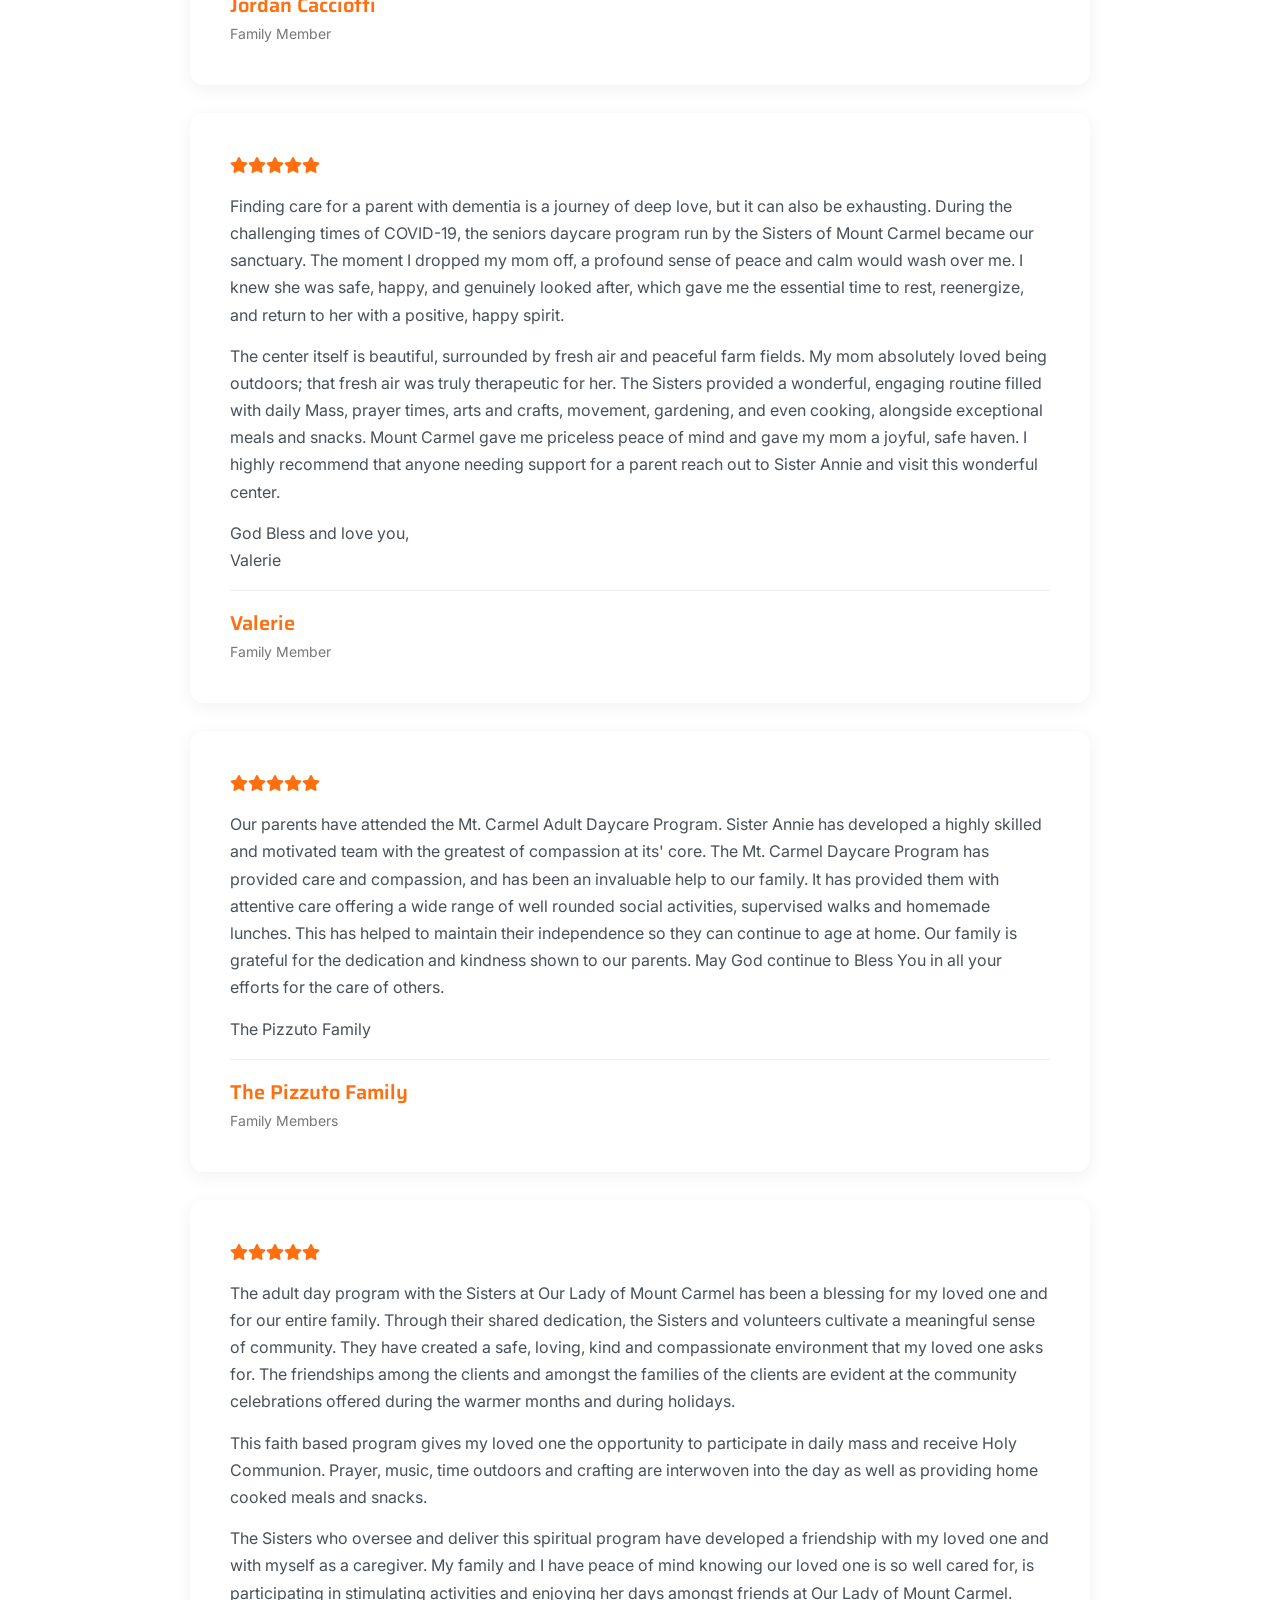
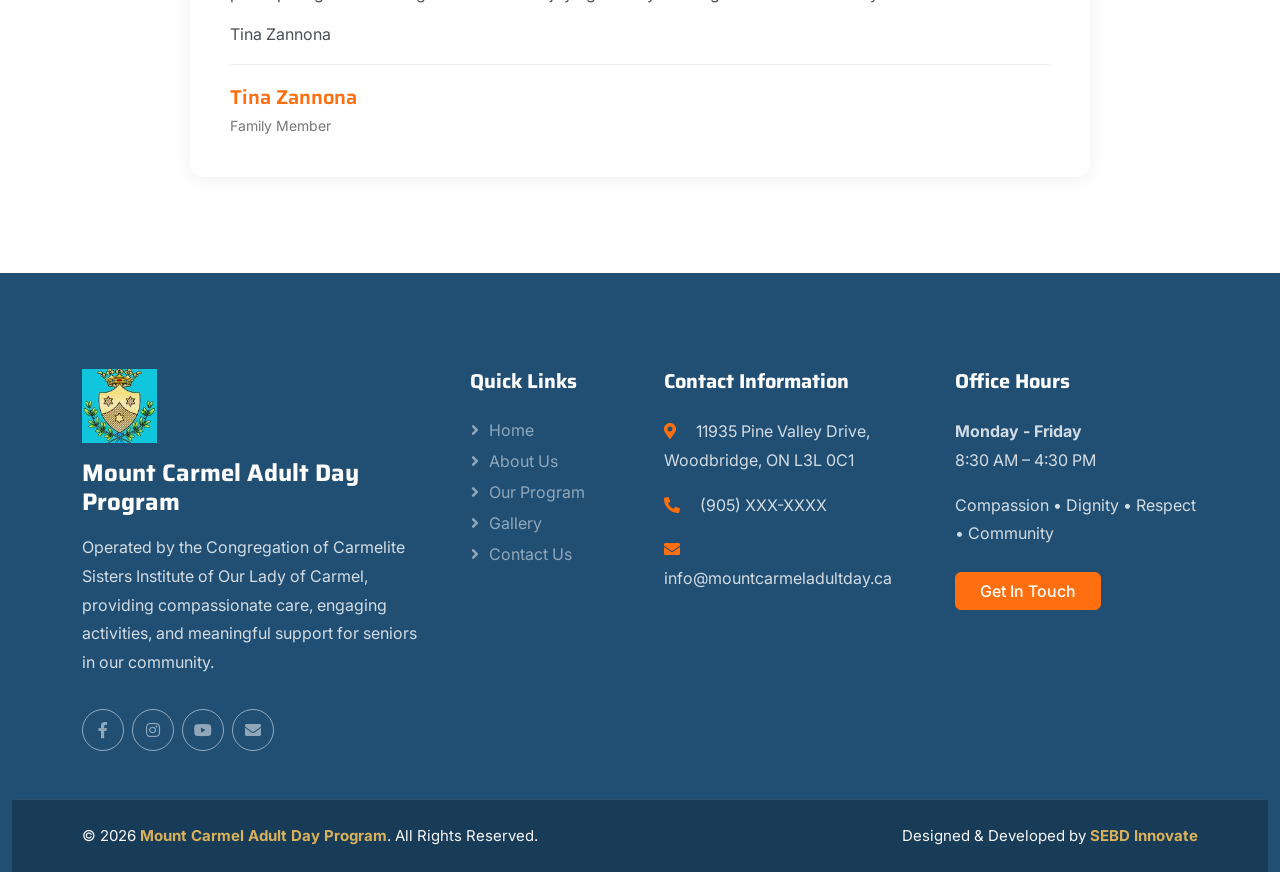
<file: testimonial.html>
<!DOCTYPE html>
<html lang="en">

<head>
    <meta charset="utf-8">
    <title>Mount Carmel Adult Day Program</title>
    <meta content="width=device-width, initial-scale=1.0" name="viewport">
    <meta content="" name="keywords">
    <meta content="" name="description">

    <!-- Favicon -->
    <link href="img/favicon.ico" rel="icon">

    <!-- Google Web Fonts -->
    <link rel="preconnect" href="https://fonts.googleapis.com">
    <link rel="preconnect" href="https://fonts.gstatic.com" crossorigin>
    <link
        href="https://fonts.googleapis.com/css2?family=Inter:wght@400;500;600&family=Saira:wght@500;600;700&display=swap"
        rel="stylesheet">

    <!-- Icon Font Stylesheet -->
    <link href="https://cdnjs.cloudflare.com/ajax/libs/font-awesome/5.10.0/css/all.min.css" rel="stylesheet">
    <link href="https://cdn.jsdelivr.net/npm/bootstrap-icons@1.4.1/font/bootstrap-icons.css" rel="stylesheet">

    <!-- Libraries Stylesheet -->
    <link href="lib/animate/animate.min.css" rel="stylesheet">
    <link href="lib/owlcarousel/assets/owl.carousel.min.css" rel="stylesheet">

    <!-- Customized Bootstrap Stylesheet -->
    <link href="css/bootstrap.min.css" rel="stylesheet">

    <!-- Template Stylesheet -->
    <link href="css/style.css" rel="stylesheet">

    <style>
        /* ===== Full testimonial list ===== */
        .testimonial-full-list {
            max-width: 900px;
            margin: 0 auto;
            display: flex;
            flex-direction: column;
            gap: 28px;
        }

        .testimonial-full-item {
            scroll-margin-top: 140px;
            /* keeps the anchored card visible below the fixed navbar */
        }

        .testimonial-full-card {
            background: #fff;
            border-radius: 14px;
            padding: 40px;
            box-shadow: 0 4px 18px rgba(0, 0, 0, 0.06);
            transition: box-shadow 0.3s ease;
        }

        .testimonial-full-item:target .testimonial-full-card {
            box-shadow: 0 0 0 3px var(--bs-primary, #b08d57), 0 8px 24px rgba(0, 0, 0, 0.12);
        }

        .testimonial-full-card .testimonial-quote {
            color: var(--bs-primary, #b08d57);
            font-size: 1.6rem;
            margin-bottom: 10px;
        }

        .testimonial-full-card p {
            color: #495057;
            margin-bottom: 14px;
            line-height: 1.7;
        }

        .testimonial-full-card p:last-of-type {
            margin-bottom: 0;
        }
    </style>
</head>

<body>
    <!-- Spinner Start -->
    <div id="spinner"
        class="show bg-white position-fixed translate-middle w-100 vh-100 top-50 start-50 d-flex align-items-center justify-content-center">
        <div class="spinner-grow text-primary" role="status"></div>
    </div>
    <!-- Spinner End -->
    <link
        href="https://fonts.googleapis.com/css2?family=Poppins:wght@400;500;600;700&family=Open+Sans:wght@400;500;600&display=swap"
        rel="stylesheet">


    <!-- Navbar Start -->
    <div class="container-fluid fixed-top px-0 wow fadeIn" data-wow-delay="0.1s">
        <div class="top-bar text-white-50 row gx-0 align-items-center d-none d-lg-flex">
            <div class="col-lg-6 px-5 text-start">
                <small><i class="fa fa-map-marker-alt me-2"></i>11935 Pine Valley Drive
                    Woodbridge, ON
                    L3l 0C1</small>
                <small class="ms-4"><i class="fa fa-envelope me-2"></i>info@example.com</small>
            </div>
            <div class="col-lg-6 px-5 text-end">
                <small>Follow us:</small>
                <a class="text-white-50 ms-3" href=""><i class="fab fa-facebook-f"></i></a>
                <a class="text-white-50 ms-3" href=""><i class="fab fa-twitter"></i></a>
                <a class="text-white-50 ms-3" href=""><i class="fab fa-linkedin-in"></i></a>
                <a class="text-white-50 ms-3" href=""><i class="fab fa-instagram"></i></a>
            </div>
        </div>

        <nav class="navbar navbar-expand-lg navbar-dark py-lg-0 px-lg-5 wow fadeIn" data-wow-delay="0.1s">
            <a href="index.html" class="navbar-brand d-flex align-items-center ms-4 ms-lg-0">

                <img src="./img/emblem colour.jpg" alt="Carmel Logo" class="navbar-logo">

                <div class="ms-3">
                    <h5 class="school-name mb-0">
                        Sisters of Our Lady
                    </h5>
                    <small class="school-subtitle">
                        of Mount Carmel
                    </small>
                </div>

            </a>
            <button type="button" class="navbar-toggler me-4" data-bs-toggle="collapse"
                data-bs-target="#navbarCollapse">
                <span class="navbar-toggler-icon"></span>
            </button>
            <div class="collapse navbar-collapse" id="navbarCollapse">
                <div class="navbar-nav ms-auto p-4 p-lg-0">
                    <a href="index.html" class="nav-item nav-link">Home</a>
                    <a href="about.html" class="nav-item nav-link">About</a>
                    <a href="service.html" class="nav-item nav-link">Service</a>
                    <a href="causes.html" class="nav-item nav-link">Activities</a>
                    <a href="gallery.html" class="nav-item nav-link">Gallery</a>
                    <a href="testimonial.html" class="nav-item nav-link active">Testimonial</a>
                    <div class="nav-item dropdown">
                        <!-- <a href="#" class="nav-link dropdown-toggle" data-bs-toggle="dropdown">Pages</a> -->
                        <div class="dropdown-menu m-0">
                            <a href="causes.html" class="dropdown-item">Activities</a>
                            <a href="donate.html" class="dropdown-item">Donate</a>
                            <!-- <a href="team.html" class="dropdown-item">Our Team</a> -->
                            <a href="testimonial.html" class="dropdown-item">Testimonial</a>
                            <!-- <a href="404.html" class="dropdown-item">404 Page</a> -->
                        </div>
                    </div>
                    <a href="contact.html" class="nav-item nav-link">Contact</a>
                </div>
                <div class="d-none d-lg-flex ms-2">
                    <a class="btn btn-outline-primary py-2 px-3" href="donate.html">
                        Donate Now
                        <div class="d-inline-flex btn-sm-square bg-white text-primary rounded-circle ms-2">
                            <i class="fa fa-arrow-right"></i>
                        </div>
                    </a>
                </div>
            </div>
        </nav>
    </div>

    <!-- Navbar End -->


    <!-- Page Header Start -->
    <div class="container-fluid page-header mb-5 wow fadeIn" data-wow-delay="0.1s">
        <div class="container text-center">
            <h1 class="display-4 text-white animated slideInDown mb-4">Testimonial</h1>
            <nav aria-label="breadcrumb animated slideInDown">
                <ol class="breadcrumb justify-content-center mb-0">
                    <li class="breadcrumb-item"><a class="text-white" href="index.html">Home</a></li>
                    <li class="breadcrumb-item text-primary active" aria-current="page">Testimonial</li>
                </ol>
            </nav>
        </div>
    </div>
    <!-- Page Header End -->


    <!-- Testimonial Start -->
    <div class="container-xxl py-5">
        <div class="container">
            <div class="text-center mx-auto mb-5 wow fadeInUp" data-wow-delay="0.1s" style="max-width: 600px;">
                <div class="d-inline-block rounded-pill bg-secondary text-primary py-1 px-3 mb-3">Testimonial</div>
                <h1 class="display-6 mb-3">Trusted By Thousands Of People And Nonprofits</h1>
                <p class="text-muted mb-0">Real stories from the families we've had the privilege of serving.</p>
            </div>

            <div class="testimonial-full-list">
            <!-- Anna Ellero -->
            <div class="testimonial-full-item" id="anna-ellero">
                <div class="testimonial-full-card">
                    <!-- <div class="testimonial-quote"><i class="fa fa-quote-left"></i></div> -->
                    <div class="testimonial-stars mb-3">
                        <i class="fa fa-star"></i><i class="fa fa-star"></i><i class="fa fa-star"></i><i class="fa fa-star"></i><i class="fa fa-star"></i>
                    </div>
                        <p>If you are looking for a Catholic adult day program that is caring and nurturing, consider the Mount Carmel Adult Day Program. It serves as a welcoming community for seniors on a beautiful 2 acre property in Woodbridge. The seniors who attend are lovingly and gently cared for by both the Sisters of Mount Carmel and the many volunteers. My mind is at ease because I know my mom is able to socialize with people her age in a safe environment. The program offers may activities including daily exercises, art activities, singing, the mass, the rosary and most importantly the Eucharist. Meals and snacks are carefully prepared and enjoyed by all. The program is run both in English and Italian. I am truly grateful I found this program for my mom as it helps her to age gracefully surrounding by caring friends and staff.</p>
                    <div class="testimonial-author mt-3">
                        <div>
                            <h5>Anna Ellero</h5>
                            <span>Family Member</span>
                        </div>
                    </div>
                </div>
            </div>

            <!-- Mary Friedrich -->
            <div class="testimonial-full-item" id="mary-friedrich">
                <div class="testimonial-full-card">
                    <!-- <div class="testimonial-quote"><i class="fa fa-quote-left"></i></div> -->
                    <div class="testimonial-stars mb-3">
                        <i class="fa fa-star"></i><i class="fa fa-star"></i><i class="fa fa-star"></i><i class="fa fa-star"></i><i class="fa fa-star"></i>
                    </div>
                        <p>Thank you for providing our seniors with the best care possible. Mount Carmel Adult Program is such a life saver to caregivers taking care of their senior parent(s). Seniors have the pleasure of hearing mass, doing arts and crafts and play games.</p>

                        <p>The meals and snacks provided are homemade. Every afternoon when I pick up my father he raves at how good lunch was. The home is clean, safe and I trust that my father is well taken care of.</p>

                        <p>All of the sisters and volunteers truly care for the seniors.</p>

                        <p>I trust my father in your care and I truly appreciate all that you do for him. Since he has been coming to Mount Carmel I have noticed a big change in his mood. He looks forward to coming and spending the day with all of wonderful sisters, staff and adult friends he has made at the centre.</p>

                        <p>Thank you for everything you are doing for our seniors and know that having Mount Carmel Adult Program for is truly a blessing for the seniors in addition to the caregivers.</p>

                        <p>With warm regards,<br>Mary Friedrich</p>
                    <div class="testimonial-author mt-3">
                        <div>
                            <h5>Mary Friedrich</h5>
                            <span>Family Member</span>
                        </div>
                    </div>
                </div>
            </div>

            <!-- Piera Graci -->
            <div class="testimonial-full-item" id="piera-graci">
                <div class="testimonial-full-card">
                    <!-- <div class="testimonial-quote"><i class="fa fa-quote-left"></i></div> -->
                    <div class="testimonial-stars mb-3">
                        <i class="fa fa-star"></i><i class="fa fa-star"></i><i class="fa fa-star"></i><i class="fa fa-star"></i><i class="fa fa-star"></i>
                    </div>
                        <p>From the bottom of my heart, I want to thank the Sisters of Mount Carmel Day Program for the extraordinary love, compassion, and dignity they gave my beloved mom during the three years she attended your program.</p>

                        <p>Caring for someone with dementia is one of life&#x27;s greatest privileges, but also one of its greatest challenges. From the very first day, we knew Mom was in a place where she was genuinely loved and cherished. The warmth, kindness, and patience shown by every Sister and volunteer gave our family an incredible sense of peace.</p>

                        <p>Your program was so much more than a safe place, it became a second home. Mom was surrounded by friendship, laughter, prayer, music, and delicious home-cooked meals. Every detail reflected love, compassion, and respect for each person in your care.</p>

                        <p>One memory that will stay with me forever is how my mom would often hug the Sisters before leaving each day. Those heartfelt embraces spoke volumes about the love and trust she felt. It was clear she wasn&#x27;t simply attending a program, she had become part of a family.</p>

                        <p>The respite your program gave our family was an immeasurable gift, allowing us to recharge while knowing Mom was safe, happy, and deeply cared for. That peace of mind is something we can never repay.</p>

                        <p>Although my beloved mom has now passed, our hearts will always hold profound gratitude for the compassion, devotion, and humanity you showed her every single day. You brought joy, comfort, and dignity to the final years of her life, and for that, we will be forever grateful.</p>

                        <p>With deepest gratitude,<br>Piera Graci</p>
                    <div class="testimonial-author mt-3">
                        <div>
                            <h5>Piera Graci</h5>
                            <span>Family Member</span>
                        </div>
                    </div>
                </div>
            </div>

            <!-- Grace Antognoni -->
            <div class="testimonial-full-item" id="grace-antognoni">
                <div class="testimonial-full-card">
                    <!-- <div class="testimonial-quote"><i class="fa fa-quote-left"></i></div> -->
                    <div class="testimonial-stars mb-3">
                        <i class="fa fa-star"></i><i class="fa fa-star"></i><i class="fa fa-star"></i><i class="fa fa-star"></i><i class="fa fa-star"></i>
                    </div>
                        <p>It is hard to express how grateful I am for the love and care my mother received at the Carmelite Sisters&#x27; Adult Day Program. Before she passed away, she attended two or three days each week, and those days brought her so much joy. She truly loved being there.</p>

                        <p>The program offered far more than activities. It provided a community rooted in faith, kindness and compassion. Beginning each day with the Rosary and living out Catholic teachings gave my mom peace and purpose, and it was a great comfort to our family to know she was surrounded by people who shared her faith.</p>

                        <p>She enjoyed the arts and crafts, outdoor walks when the weather allowed, and especially the wonderful homemade Italian meals and snacks. Every detail reflected the care that made the program feel like home.</p>

                        <p>What touched us most were the wonderful volunteers and of course the Sisters. They welcomed my mother with warmth, patience, and genuine affection, always treating her with dignity and making her feel valued. Their kindness was a true reflection of Christ&#x27;s love in action.</p>

                        <p>As her daughter, there was no greater gift than knowing she was safe, engaged, and happy in their care. The friendships she made and the joy she experienced enriched her day to day life. Our family will always be thankful to the Carmelite Sisters and everyone who makes this special ministry possible. Their faith, compassion, and dedication are a blessing to seniors and their families, and I wholeheartedly recommend this wonderful program to anyone seeking a loving, faith-filled environment for their loved one. It will always hold a special place in my heart.</p>
                    <div class="testimonial-author mt-3">
                        <div>
                            <h5>Grace Antognoni</h5>
                            <span>Family Member</span>
                        </div>
                    </div>
                </div>
            </div>

            <!-- Vickey Fusco -->
            <div class="testimonial-full-item" id="vickey-fusco">
                <div class="testimonial-full-card">
                    <!-- <div class="testimonial-quote"><i class="fa fa-quote-left"></i></div> -->
                    <div class="testimonial-stars mb-3">
                        <i class="fa fa-star"></i><i class="fa fa-star"></i><i class="fa fa-star"></i><i class="fa fa-star"></i><i class="fa fa-star"></i>
                    </div>
                        <p>I highly recommend the Adult Day program at Our Lady of Mount Carmel. Since joining, my mother has been truly engaged and socializing, enjoying everything from daily mass, to the delicious lunches provided. The volunteers are exceptionally supportive, and for a family navigating dementia, finding a program this nurturing has been an absolute blessing.</p>
                    <div class="testimonial-author mt-3">
                        <div>
                            <h5>Vickey Fusco</h5>
                            <span>Family Member</span>
                        </div>
                    </div>
                </div>
            </div>

            <!-- Gina Gigliozzi -->
            <div class="testimonial-full-item" id="gina-gigliozzi">
                <div class="testimonial-full-card">
                    <!-- <div class="testimonial-quote"><i class="fa fa-quote-left"></i></div> -->
                    <div class="testimonial-stars mb-3">
                        <i class="fa fa-star"></i><i class="fa fa-star"></i><i class="fa fa-star"></i><i class="fa fa-star"></i><i class="fa fa-star"></i>
                    </div>
                        <p>Our family will always be grateful for the love and care my mom received at the Our Sisters of Mount Carmel Adult Day Program. Living with dementia can be challenging, but for three years this program gave her a safe, welcoming, and engaging place where she truly looked forward to spending her days.</p>

                        <p>She attended Monday through Friday, and every day was filled with meaningful social, recreational, and wellness activities that kept her active and connected. The Sisters of Mount Carmel and the dedicated volunteers treated her with incredible kindness, compassion, patience, and respect. They made every participant feel valued and cared for.</p>

                        <p>The meals were another wonderful part of the program. Each day they served breakfast, a delicious homemade lunch, and an afternoon snack, all prepared with the same warmth and attention they showed in every aspect of their care.</p>

                        <p>As a caregiver, knowing my mom was in such a loving and supportive environment gave our family tremendous peace of mind. This program enriched her life and made a meaningful difference in ours. We wholeheartedly recommend the Our Sisters of Mount Carmel Adult Day Program to any family looking for compassionate, high-quality care for a loved one.</p>

                        <p>Gina Gigliozzi</p>
                    <div class="testimonial-author mt-3">
                        <div>
                            <h5>Gina Gigliozzi</h5>
                            <span>Family Member</span>
                        </div>
                    </div>
                </div>
            </div>

            <!-- Jordan Cacciotti -->
            <div class="testimonial-full-item" id="jordan-cacciotti">
                <div class="testimonial-full-card">
                    <!-- <div class="testimonial-quote"><i class="fa fa-quote-left"></i></div> -->
                    <div class="testimonial-stars mb-3">
                        <i class="fa fa-star"></i><i class="fa fa-star"></i><i class="fa fa-star"></i><i class="fa fa-star"></i><i class="fa fa-star"></i>
                    </div>
                        <p>My mum has attended this day program for years and everyone there has truly become her family. It is such an important part of her routine and her identity. Staff, volunteers and participants make her feel valued and appreciated. Activities are designed to meet her at her abilities, strengthen her talents and embrace her interests. When events like fundraisers, BBQs and celebrations are held, all the participants&#x27; families join in and connect with each other. Even if your loved one is in the early stages of their cognitive changes, they will still be challenged and embraced in this supportive environment. We are truly blessed to have the Mt Carmel Day Program in our lives and are forever grateful for all they do for my mum and our family!</p>
                    <div class="testimonial-author mt-3">
                        <div>
                            <h5>Jordan Cacciotti</h5>
                            <span>Family Member</span>
                        </div>
                    </div>
                </div>
            </div>

            <!-- Valerie -->
            <div class="testimonial-full-item" id="valerie">
                <div class="testimonial-full-card">
                    <!-- <div class="testimonial-quote"><i class="fa fa-quote-left"></i></div> -->
                    <div class="testimonial-stars mb-3">
                        <i class="fa fa-star"></i><i class="fa fa-star"></i><i class="fa fa-star"></i><i class="fa fa-star"></i><i class="fa fa-star"></i>
                    </div>
                        <p>Finding care for a parent with dementia is a journey of deep love, but it can also be exhausting. During the challenging times of COVID-19, the seniors daycare program run by the Sisters of Mount Carmel became our sanctuary. The moment I dropped my mom off, a profound sense of peace and calm would wash over me. I knew she was safe, happy, and genuinely looked after, which gave me the essential time to rest, reenergize, and return to her with a positive, happy spirit.</p>

                        <p>The center itself is beautiful, surrounded by fresh air and peaceful farm fields. My mom absolutely loved being outdoors; that fresh air was truly therapeutic for her. The Sisters provided a wonderful, engaging routine filled with daily Mass, prayer times, arts and crafts, movement, gardening, and even cooking, alongside exceptional meals and snacks. Mount Carmel gave me priceless peace of mind and gave my mom a joyful, safe haven. I highly recommend that anyone needing support for a parent reach out to Sister Annie and visit this wonderful center.</p>

                        <p>God Bless and love you,<br>Valerie</p>
                    <div class="testimonial-author mt-3">
                        <div>
                            <h5>Valerie</h5>
                            <span>Family Member</span>
                        </div>
                    </div>
                </div>
            </div>

            <!-- The Pizzuto Family -->
            <div class="testimonial-full-item" id="pizzuto-family">
                <div class="testimonial-full-card">
                    <!-- <div class="testimonial-quote"><i class="fa fa-quote-left"></i></div> -->
                    <div class="testimonial-stars mb-3">
                        <i class="fa fa-star"></i><i class="fa fa-star"></i><i class="fa fa-star"></i><i class="fa fa-star"></i><i class="fa fa-star"></i>
                    </div>
                        <p>Our parents have attended the Mt. Carmel Adult Daycare Program. Sister Annie has developed a highly skilled and motivated team with the greatest of compassion at its&#x27; core. The Mt. Carmel Daycare Program has provided care and compassion, and has been an invaluable help to our family. It has provided them with attentive care offering a wide range of well rounded social activities, supervised walks and homemade lunches. This has helped to maintain their independence so they can continue to age at home. Our family is grateful for the dedication and kindness shown to our parents. May God continue to Bless You in all your efforts for the care of others.</p>

                        <p>The Pizzuto Family</p>
                    <div class="testimonial-author mt-3">
                        <div>
                            <h5>The Pizzuto Family</h5>
                            <span>Family Members</span>
                        </div>
                    </div>
                </div>
            </div>

            <!-- Tina Zannona -->
            <div class="testimonial-full-item" id="tina-zannona">
                <div class="testimonial-full-card">
                    <!-- <div class="testimonial-quote"><i class="fa fa-quote-left"></i></div> -->
                    <div class="testimonial-stars mb-3">
                        <i class="fa fa-star"></i><i class="fa fa-star"></i><i class="fa fa-star"></i><i class="fa fa-star"></i><i class="fa fa-star"></i>
                    </div>
                        <p>The adult day program with the Sisters at Our Lady of Mount Carmel has been a blessing for my loved one and for our entire family. Through their shared dedication, the Sisters and volunteers cultivate a meaningful sense of community. They have created a safe, loving, kind and compassionate environment that my loved one asks for. The friendships among the clients and amongst the families of the clients are evident at the community celebrations offered during the warmer months and during holidays.</p>

                        <p>This faith based program gives my loved one the opportunity to participate in daily mass and receive Holy Communion. Prayer, music, time outdoors and crafting are interwoven into the day as well as providing home cooked meals and snacks.</p>

                        <p>The Sisters who oversee and deliver this spiritual program have developed a friendship with my loved one and with myself as a caregiver. My family and I have peace of mind knowing our loved one is so well cared for, is participating in stimulating activities and enjoying her days amongst friends at Our Lady of Mount Carmel.</p>

                        <p>Tina Zannona</p>
                    <div class="testimonial-author mt-3">
                        <div>
                            <h5>Tina Zannona</h5>
                            <span>Family Member</span>
                        </div>
                    </div>
                </div>
            </div>
            </div>
        </div>
    </div>
    <!-- Testimonial End -->


    <!-- Footer Start -->
    <div class="container-fluid footer text-light mt-5 pt-5 wow fadeIn" data-wow-delay="0.1s">

        <div class="container py-5">

            <div class="row g-5">

                <!-- About -->
                <div class="col-lg-4 col-md-6">

                    <img src="img/emblem colour.jpg" alt="Mount Carmel Logo" width="75" class="mb-3">

                    <h4 class="text-white mb-3">
                        Mount Carmel Adult Day Program
                    </h4>

                    <p>
                        Operated by the Congregation of Carmelite Sisters Institute of
                        Our Lady of Carmel, providing compassionate care, engaging
                        activities, and meaningful support for seniors in our community.
                    </p>

                    <div class="d-flex pt-3">

                        <a class="btn btn-square me-2" href="#">
                            <i class="fab fa-facebook-f"></i>
                        </a>

                        <a class="btn btn-square me-2" href="#">
                            <i class="fab fa-instagram"></i>
                        </a>

                        <a class="btn btn-square me-2" href="#">
                            <i class="fab fa-youtube"></i>
                        </a>

                        <a class="btn btn-square" href="#">
                            <i class="fas fa-envelope"></i>
                        </a>

                    </div>

                </div>

                <!-- Quick Links -->
                <div class="col-lg-2 col-md-6">

                    <h5 class="text-white mb-4">
                        Quick Links
                    </h5>

                    <a class="btn btn-link" href="index.html">Home</a>
                    <a class="btn btn-link" href="about.html">About Us</a>
                    <a class="btn btn-link" href="program.html">Our Program</a>
                    <a class="btn btn-link" href="gallery.html">Gallery</a>
                    <a class="btn btn-link" href="contact.html">Contact Us</a>

                </div>

                <!-- Contact -->
                <div class="col-lg-3 col-md-6">

                    <h5 class="text-white mb-4">
                        Contact Information
                    </h5>

                    <p>
                        <i class="fa fa-map-marker-alt me-3 text-primary"></i>
                        11935 Pine Valley Drive,<br>
                        Woodbridge, ON L3L 0C1
                    </p>

                    <p>
                        <i class="fa fa-phone-alt me-3 text-primary"></i>
                        (905) XXX-XXXX
                    </p>

                    <p>
                        <i class="fa fa-envelope me-3 text-primary"></i>
                        info@mountcarmeladultday.ca
                    </p>

                </div>

                <!-- Office Hours -->
                <div class="col-lg-3 col-md-6">

                    <h5 class="text-white mb-4">
                        Office Hours
                    </h5>

                    <p>
                        <strong>Monday - Friday</strong><br>
                        8:30 AM – 4:30 PM
                    </p>

                    <p>
                        Compassion • Dignity • Respect • Community
                    </p>

                    <a href="contact.html" class="btn btn-primary mt-2 px-4">
                        Get In Touch
                    </a>

                </div>

            </div>

        </div>

        <!-- Copyright -->

        <div class="container-fluid copyright">

            <div class="container">

                <div class="row">

                    <div class="col-md-6 text-center text-md-start">

                        © 2026 <strong>Mount Carmel Adult Day Program</strong>.
                        All Rights Reserved.

                    </div>

                    <div class="col-md-6 text-center text-md-end">

                        Designed & Developed by
                        <strong>SEBD Innovate</strong>

                    </div>

                </div>

            </div>

        </div>

    </div>
    <!-- Footer End -->


    <!-- Back to Top -->
    <a href="#" class="btn btn-lg btn-primary btn-lg-square back-to-top"><i class="bi bi-arrow-up"></i></a>


    <!-- JavaScript Libraries -->
    <script src="https://code.jquery.com/jquery-3.4.1.min.js"></script>
    <script src="https://cdn.jsdelivr.net/npm/bootstrap@5.0.0/dist/js/bootstrap.bundle.min.js"></script>
    <script src="lib/wow/wow.min.js"></script>
    <script src="lib/easing/easing.min.js"></script>
    <script src="lib/waypoints/waypoints.min.js"></script>
    <script src="lib/owlcarousel/owl.carousel.min.js"></script>
    <script src="lib/parallax/parallax.min.js"></script>

    <!-- Template Javascript -->
    <script src="js/main.js"></script>
</body>

</html>
</file>
<file: css/style.css>
/********** Template CSS **********/
:root {
    --primary: #FF6F0F;
    --secondary: #FFF0E6;
    --light: #F8F8F9;
    --dark: #001D23;
}
/* ==========================================
   MOUNT CARMEL TESTIMONIALS
========================================== */

.testimonial-carousel {
    padding-bottom: 70px;
}

.testimonial-item {
    padding: 15px;
}

.testimonial-card {
    background: #ffffff;
    border-radius: 15px;
    padding: 40px;
    min-height: 520px;

    display: flex;
    flex-direction: column;

    border: 1px solid #eeeeee;

    box-shadow: 0 8px 25px rgba(0, 0, 0, 0.07);

    text-align: left;
}

.testimonial-quote {
    width: 60px;
    height: 60px;

    display: flex;
    align-items: center;
    justify-content: center;

    background: var(--primary);
    color: #ffffff;

    border-radius: 50%;

    margin-bottom: 20px;
}

.testimonial-quote i {
    font-size: 24px;
}

.testimonial-stars {
    color: var(--primary);
}

.testimonial-card p {
    font-size: 15px;
    line-height: 1.8;
    color: #555555;

    flex-grow: 1;
}

.testimonial-card .btn {
    align-self: flex-start;
    margin-top: 10px;
}

.testimonial-author {
    border-top: 1px solid #eeeeee;

    margin-top: 25px;
    padding-top: 20px;
}

.testimonial-author h5 {
    margin-bottom: 4px;
    color: var(--primary);
}

.testimonial-author span {
    color: #777777;
    font-size: 14px;
}


/* Owl Carousel Arrows */

.testimonial-carousel .owl-nav {
    position: absolute;

    bottom: 0;
    left: 50%;

    transform: translateX(-50%);

    display: flex;

    gap: 10px;
}

.testimonial-carousel .owl-nav button {
    width: 45px;
    height: 45px;

    border-radius: 50% !important;

    background: var(--primary) !important;

    color: #ffffff !important;

    display: flex !important;

    align-items: center;
    justify-content: center;

    transition: all 0.3s ease;
}

.testimonial-carousel .owl-nav button:hover {
    background: var(--dark) !important;
}

.testimonial-carousel .owl-nav button span {
    font-size: 25px;
}


/* Mobile */

@media (max-width: 767px) {

    .testimonial-card {
        padding: 30px 22px;
        min-height: 480px;
    }

    .testimonial-card p {
        font-size: 14px;
        line-height: 1.7;
    }

    .testimonial-carousel {
        padding-bottom: 65px;
    }

}
/* Modern Footer */

.footer{
    background:#214F74;
}

.footer h4,
.footer h5{
    color:#ffffff;
    font-weight:700;
}

.footer p{
    color:rgba(255,255,255,.80);
    line-height:1.8;
}

.footer .btn-link{
    color:rgba(255,255,255,.75);
    text-decoration:none;
    transition:.3s;
}

.footer .btn-link:hover{
    color:#D8B15A;
    padding-left:8px;
}

.footer .btn-square{
    width:42px;
    height:42px;
    border-radius:50%;
    border:1px solid rgba(255,255,255,.25);
    color:#fff;
}

.footer .btn-square:hover{
    background:#D8B15A;
    color:#fff;
    border-color:#D8B15A;
}

.footer .copyright{
    background:#183C58;
    padding:18px 0;
    border-top:1px solid rgba(255,255,255,.1);
}

.footer .copyright strong{
    color:#D8B15A;
}
/* Mission & Values */

.mission-section{
    background:#F7FBFE;
}

.section-badge{
    display:inline-block;
    background:#D8B15A;
    color:#fff;
    padding:10px 24px;
    border-radius:50px;
    font-weight:600;
    letter-spacing:.5px;
}

.mission-card{

    background:#fff;

    border-radius:25px;

    padding:45px;

    height:100%;

    position:relative;

    overflow:hidden;

    box-shadow:0 15px 40px rgba(0,0,0,.08);

    transition:.4s;

}

.mission-card::before{

    content:"";

    position:absolute;

    top:0;

    left:0;

    width:6px;

    height:100%;

    background:linear-gradient(#4AA3DF,#2D6FA3);

}

.mission-card:hover{

    transform:translateY(-10px);

    box-shadow:0 25px 60px rgba(0,0,0,.12);

}

.icon-circle{

    width:80px;

    height:80px;

    border-radius:50%;

    background:linear-gradient(135deg,#4AA3DF,#2D6FA3);

    display:flex;

    align-items:center;

    justify-content:center;

    color:#fff;

    font-size:32px;

    margin-bottom:25px;

}

.mission-card h3{

    color:#2D6FA3;

    font-weight:700;

    margin-bottom:20px;

}

.mission-card p{

    color:#666;

    line-height:1.9;

    margin-bottom:0;

}

.back-to-top {
    position: fixed;
    display: none;
    right: 30px;
    bottom: 30px;
    z-index: 99;
}
.program-section{
    background:#f7fbfe;
}

.section-tag{
    display:inline-block;
    background:#D8B15A;
    color:#fff;
    padding:8px 22px;
    border-radius:50px;
    font-weight:600;
}

.program-box{
    background:#fff;
    padding:35px 25px;
    text-align:center;
    border-radius:22px;
    transition:.4s;
    height:100%;
    border-top:5px solid transparent;
    box-shadow:0 15px 40px rgba(0,0,0,.08);
}

.program-box:hover{
    transform:translateY(-12px);
    border-top:5px solid #4AA3DF;
    box-shadow:0 25px 50px rgba(0,0,0,.15);
}

.program-circle{
    width:90px;
    height:90px;
    margin:auto;
    margin-bottom:25px;
    border-radius:50%;
    background:linear-gradient(135deg,#4AA3DF,#2D6FA3);
    color:#fff;
    display:flex;
    justify-content:center;
    align-items:center;
    font-size:34px;
    box-shadow:0 10px 30px rgba(74,163,223,.35);
}

.program-box h4{
    color:#2D6FA3;
    font-weight:700;
    margin-bottom:15px;
}

.program-box p{
    color:#666;
    line-height:1.8;
}

.program-highlight{
    background:linear-gradient(135deg,#2D6FA3,#4AA3DF);
    color:#fff;
    border-radius:25px;
    padding:45px;
    box-shadow:0 20px 50px rgba(45,111,163,.30);
}

.program-highlight h3{
    color:#fff;
    font-weight:700;
}

.program-highlight p{
    opacity:.95;
    line-height:1.8;
}


/*** Spinner ***/
#spinner {
    opacity: 0;
    visibility: hidden;
    transition: opacity .5s ease-out, visibility 0s linear .5s;
    z-index: 99999;
}

#spinner.show {
    transition: opacity .5s ease-out, visibility 0s linear 0s;
    visibility: visible;
    opacity: 1;
}


/*** Button ***/
.btn {
    font-weight: 500;
    transition: .5s;
}

.btn.btn-primary,
.btn.btn-outline-primary:hover {
    color: #FFFFFF;
}

.btn.btn-primary:hover {
    color: var(--primary);
    background: transparent;
}

.btn-square {
    width: 38px;
    height: 38px;
}

.btn-sm-square {
    width: 32px;
    height: 32px;
}

.btn-lg-square {
    width: 48px;
    height: 48px;
}

.btn-square,
.btn-sm-square,
.btn-lg-square {
    padding: 0;
    display: flex;
    align-items: center;
    justify-content: center;
    font-weight: normal;
}


/*** Navbar ***/
.fixed-top {
    transition: .5s;
}

.top-bar {
    height: 45px;
    border-bottom: 1px solid rgba(255, 255, 255, .07);
}

.navbar .dropdown-toggle::after {
    border: none;
    content: "\f107";
    font-family: "Font Awesome 5 Free";
    font-weight: 900;
    vertical-align: middle;
    margin-left: 8px;
}

.navbar .navbar-nav .nav-link {
    margin-right: 30px;
    padding: 25px 0;
    color: #FFFFFF;
    font-weight: 500;
    outline: none;
}


.navbar .navbar-nav .nav-link:hover,
.navbar .navbar-nav .nav-link.active {
    color: var(--primary);
}

@media (max-width: 991.98px) {
    .navbar .navbar-nav {
        margin-top: 10px;
        border-top: 1px solid rgba(0, 0, 0, .07);
        background: var(--dark);
    }

    .navbar .navbar-nav .nav-link {
        padding: 10px 0;
    }
}

@media (min-width: 992px) {
    .navbar .nav-item .dropdown-menu {
        display: block;
        visibility: hidden;
        top: 100%;
        transform: rotateX(-75deg);
        transform-origin: 0% 0%;
        transition: .5s;
        opacity: 0;
    }

    .navbar .nav-item:hover .dropdown-menu {
        transform: rotateX(0deg);
        visibility: visible;
        transition: .5s;
        opacity: 1;
    }
}


/*** Header ***/
.carousel-caption {
    top: 0;
    left: 0;
    right: 0;
    bottom: 0;
    display: flex;
    align-items: center;
    justify-content: center;
    text-align: center;
    background: rgba(0, 29, 35, 0.52);
     
    z-index: 1;
}

.carousel-control-prev,
.carousel-control-next {
    width: 15%;
}

.carousel-control-prev-icon,
.carousel-control-next-icon {
    width: 3rem;
    height: 3rem;
    background-color: var(--dark);
    border: 12px solid var(--dark);
    border-radius: 3rem;
}

@media (max-width: 768px) {
    #header-carousel .carousel-item {
        position: relative;
        min-height: 450px;
    }
    
    #header-carousel .carousel-item img {
        position: absolute;
        width: 100%;
        height: 100%;
        object-fit: cover;
    }
}

.page-header {
    padding-top: 12rem;
    padding-bottom: 6rem;
    background: linear-gradient(rgba(0, 29, 35, .8), rgba(0, 29, 35, .8)), url(../img/bg1.jpg) center center no-repeat;
    background-size: cover;
}

.page-header .breadcrumb-item+.breadcrumb-item::before {
    color: #999999;
}


/*** Causes ***/
.causes-item .progress {
    height: 5px;
    border-radius: 0;
    overflow: visible;
}

.causes-item .progress .progress-bar {
    position: relative;
    overflow: visible;
    width: 0px;
    border-radius: 0;
    transition: 5s;
}

.causes-item .progress .progress-bar span {
    position: absolute;
    top: -7px;
    right: 0;
    width: 40px;
    height: 19px;
    display: flex;
    align-items: center;
    justify-content: center;
    font-size: 12px;
    background: var(--primary);
    color: #FFFFFF;
}

.causes-item .causes-overlay {
    position: absolute;
    width: 100%;
    height: 0;
    top: 0;
    left: 0;
    display: flex;
    align-items: center;
    justify-content: center;
    background: rgba(0, 0, 0, .5);
    overflow: hidden;
    opacity: 0;
    transition: .5s;
}

.causes-item:hover .causes-overlay {
    height: 100%;
    opacity: 1;
}


/*** Service ***/
.service-item {
    box-shadow: 0 0 45px rgba(0, 0, 0, .06);
}


/*** Donate ***/
.donate {
    background: rgba(0, 29, 35, 0.52);
}

.btn-group .btn-light:hover,
.btn-group input[type="radio"]:checked+label {
    color: var(--primary);
    border-color: var(--primary);
}


/*** Team ***/
.team-item img {
    position: relative;
    top: 0;
    transition: .5s;
}

.team-item:hover img {
    top: -30px;
}

.team-item .team-text {
    position: relative;
    height: 100px;
    transition: .5s;
}

.team-item:hover .team-text {
    margin-top: -60px;
    height: 160px;
}

.team-item .team-text .team-social {
    opacity: 0;
    transition: .5s;
}

.team-item:hover .team-text .team-social {
    opacity: 1;
}

.team-item .team-social .btn {
    display: inline-flex;
    color: var(--primary);
    background: #FFFFFF;
    border-radius: 40px;
}

.team-item .team-social .btn:hover {
    color: #FFFFFF;
    background: var(--primary);
}


/*** Testimonial ***/
.testimonial-carousel::before {
    position: absolute;
    content: "";
    top: 0;
    left: 0;
    height: 100%;
    width: 0;
    background: linear-gradient(to right, rgba(255, 255, 255, 1) 0%, rgba(255, 255, 255, 0) 100%);
    z-index: 1;
}

.testimonial-carousel::after {
    position: absolute;
    content: "";
    top: 0;
    right: 0;
    height: 100%;
    width: 0;
    background: linear-gradient(to left, rgba(255, 255, 255, 1) 0%, rgba(255, 255, 255, 0) 100%);
    z-index: 1;
}

@media (min-width: 768px) {
    .testimonial-carousel::before,
    .testimonial-carousel::after {
        width: 200px;
    }
}

@media (min-width: 992px) {
    .testimonial-carousel::before,
    .testimonial-carousel::after {
        width: 300px;
    }
}

.testimonial-carousel .owl-item .testimonial-text {
    background: var(--light);
    transform: scale(.8);
    transition: .5s;
}

.testimonial-carousel .owl-item.center .testimonial-text {
    background: var(--primary);
    transform: scale(1);
}

.testimonial-carousel .owl-item .testimonial-text *,
.testimonial-carousel .owl-item .testimonial-item img {
    transition: .5s;
}

.testimonial-carousel .owl-item.center .testimonial-text * {
    color: var(--light) !important;
}

.testimonial-carousel .owl-item.center .testimonial-item img {
    background: var(--primary) !important;
} 

.testimonial-carousel .owl-nav {
    position: absolute;
    width: 350px;
    top: 15px;
    left: 50%;
    transform: translateX(-50%);
    display: flex;
    justify-content: space-between;
    opacity: 0;
    transition: .5s;
    z-index: 1;
}

.testimonial-carousel:hover .owl-nav {
    width: 300px;
    opacity: 1;
}

.testimonial-carousel .owl-nav .owl-prev,
.testimonial-carousel .owl-nav .owl-next {
    position: relative;
    color: var(--primary);
    font-size: 45px;
    transition: .5s;
}

.testimonial-carousel .owl-nav .owl-prev:hover,
.testimonial-carousel .owl-nav .owl-next:hover {
    color: var(--dark);
}


/*** Footer ***/

.footer .btn.btn-link {
    display: block;
    margin-bottom: 5px;
    padding: 0;
    text-align: left;
    color: rgba(255,255,255,0.5);
    font-weight: normal;
    text-transform: capitalize;
    transition: .3s;
}

.footer .btn.btn-link::before {
    position: relative;
    content: "\f105";
    font-family: "Font Awesome 5 Free";
    font-weight: 900;
    color: rgba(255,255,255,0.5);
    margin-right: 10px;
}

.footer .btn.btn-link:hover {
    color: var(--light);
    letter-spacing: 1px;
    box-shadow: none;
}

.footer .btn.btn-square {
    color: rgba(255,255,255,0.5);
    border: 1px solid rgba(255,255,255,0.5);
}

.footer .btn.btn-square:hover {
    color: var(--secondary);
    border-color: var(--light);
}

.footer .copyright {
    padding: 25px 0;
    font-size: 15px;
    border-top: 1px solid rgba(256, 256, 256, .1);
}

.footer .copyright a {
    color: var(--secondary);
}

.footer .copyright a:hover {
    color: var(--primary);
}/* ==========================
   Navbar Logo
========================== */

.navbar-brand{
    display:flex;
    align-items:center;
}

.navbar-logo{
    width:65px;
    height:65px;
    object-fit:contain;
    background:#fff;
    border-radius:50%;
    padding:4px;
    box-shadow:0 5px 15px rgba(0,0,0,.15);
}

/* School Name */

.school-name{
    color:#fff;
    font-size:28px;
    font-weight:700;
    font-family:'Poppins',sans-serif;
    line-height:1.1;
}

.school-subtitle{
    color:#F5F5F5;
    font-size:19px;
    letter-spacing:1px;
}

/* After navbar becomes sticky */

.sticky-top .school-name,
.fixed-top.bg-white .school-name{
    color:#2D6FA3;
}

.sticky-top .school-subtitle,
.fixed-top.bg-white .school-subtitle{
    color:#666;
}

/* Mobile */

@media (max-width:991px){

.navbar-logo{
    width:50px;
    height:50px;
}

.school-name{
    font-size:17px;
}

.school-subtitle{
    font-size:11px;
}

}
</file>
